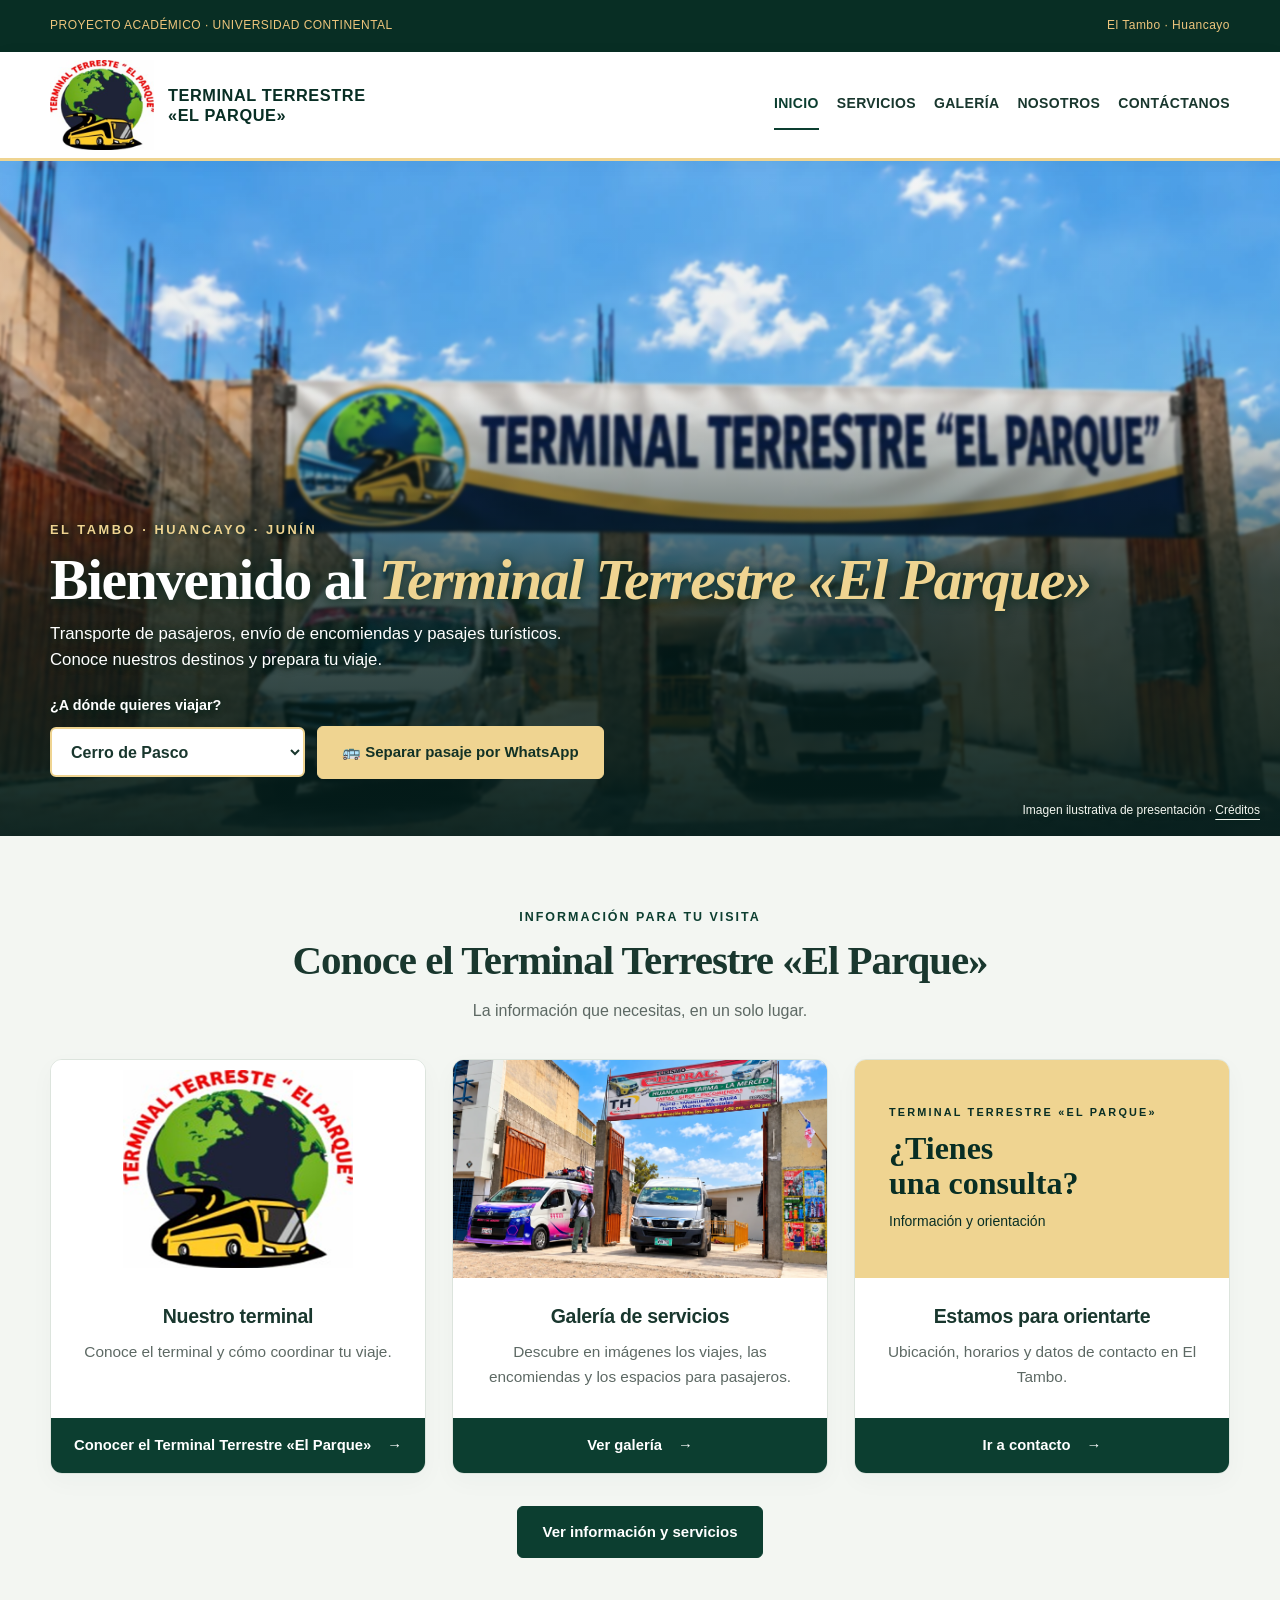
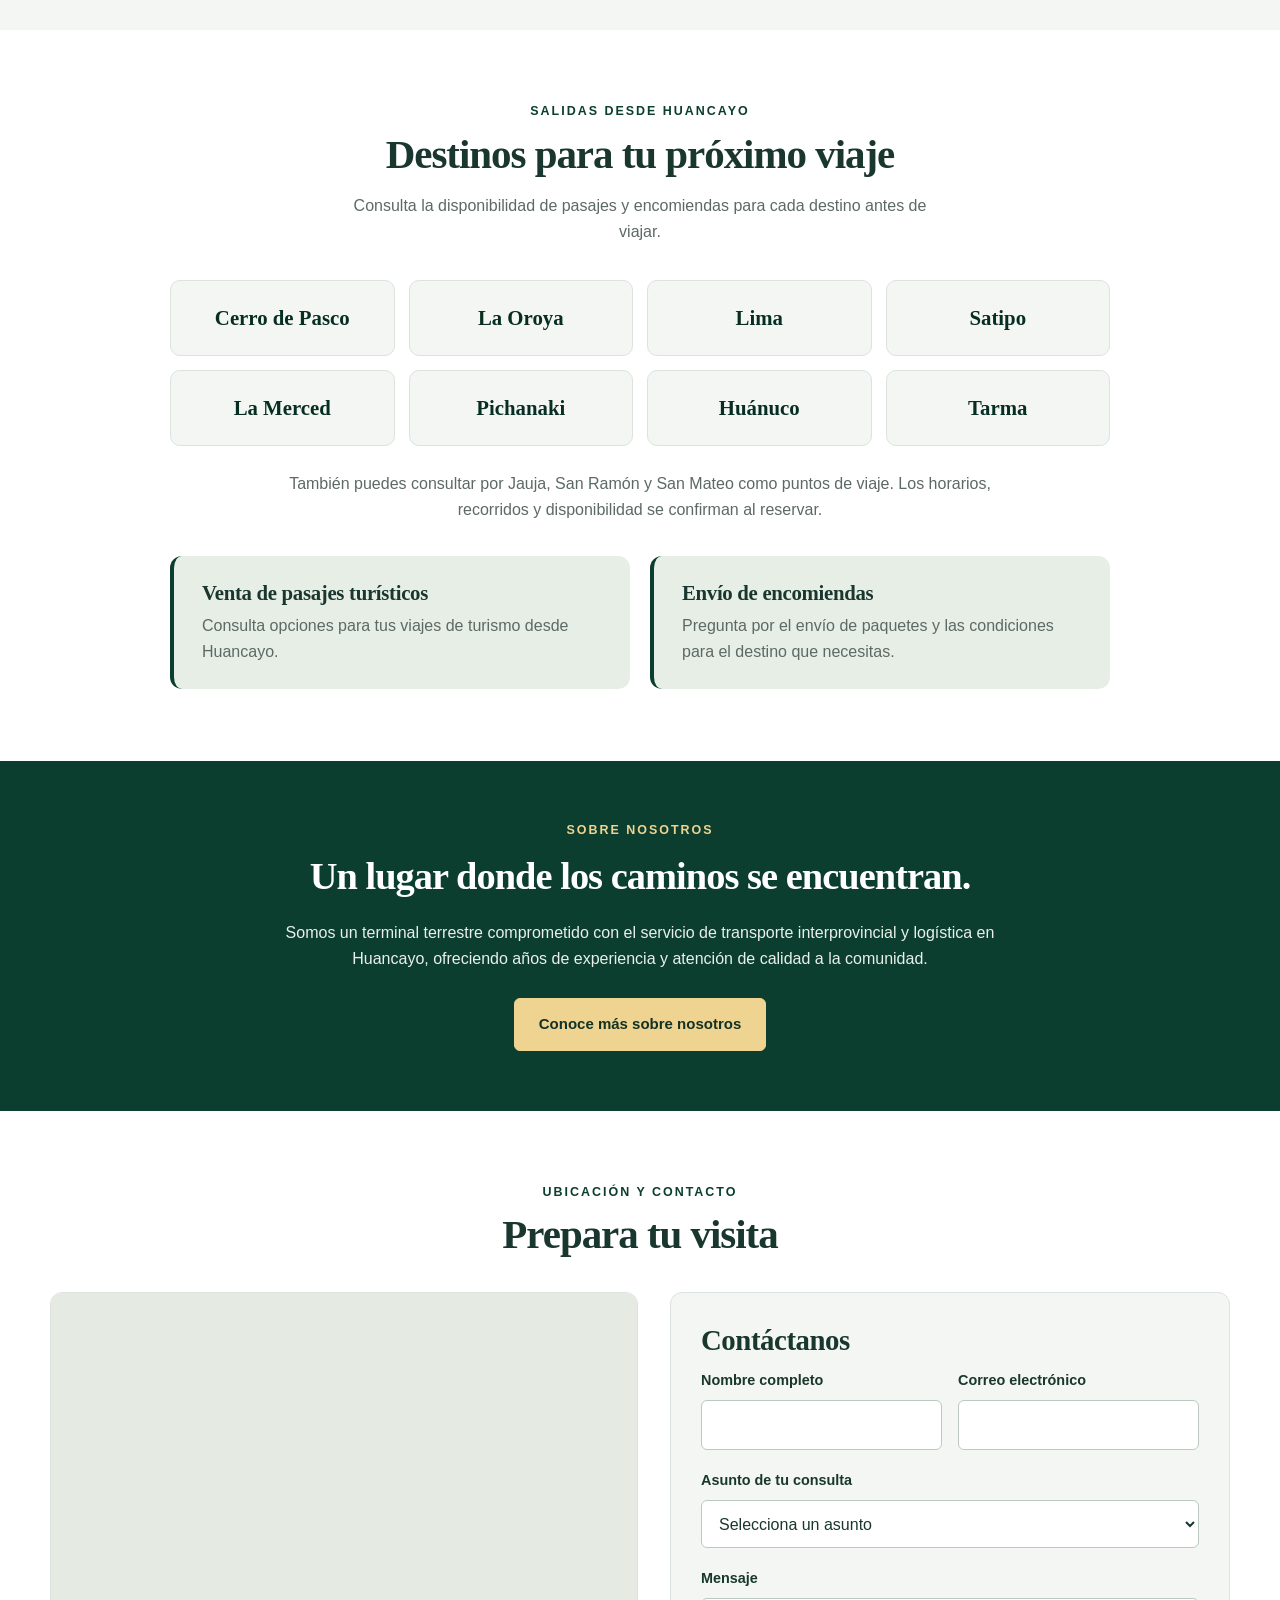
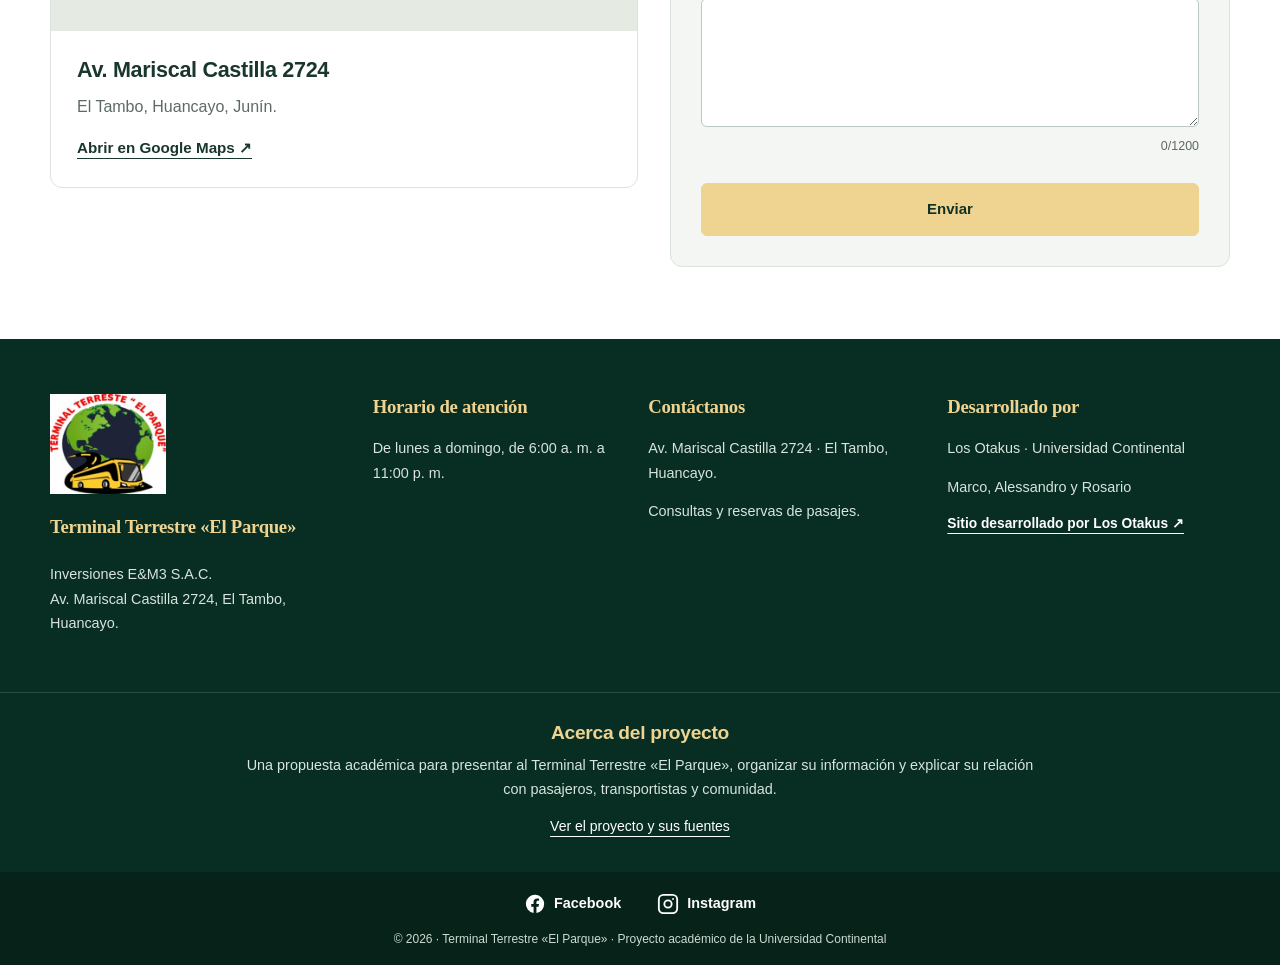
<file: index.html>
<!doctype html>
<html lang="es">
<head>
  <meta charset="utf-8">

  <meta name="viewport" content="width=device-width,initial-scale=1">
  <meta name="description" content="Inicio. Proyecto académico del Terminal Terrestre «El Parque» en El Tambo, Huancayo.">
  <meta name="theme-color" content="#0c3e30">
  <title>Inicio · Terminal Terrestre «El Parque»</title>
  <link rel="icon" type="image/png" href="/IMAGENES/logo-principal.png">
  <link rel="stylesheet" href="/JS_CSS/base.css">
  <link rel="stylesheet" href="/JS_CSS/style.css">
  <script src="/JS_CSS/codigo.js" defer=""></script>
</head>
<body class="page-index">
<a class="skip-link" href="#contenido">Saltar al contenido</a>
<div class="academic-bar"><div class="container"><span>PROYECTO ACADÉMICO · UNIVERSIDAD CONTINENTAL</span><span>El Tambo · Huancayo</span></div></div>
<header class="site-header"><div class="container nav-wrap">
  <a aria-label="Terminal Terrestre «El Parque», inicio" class="brand" href="/index.html"><img class="brand-logo" src="/IMAGENES/logo-principal.png" width="92" height="92" alt="Logo principal del Terminal Terrestre «El Parque»"><span class="brand-name">TERMINAL TERRESTRE<br>«EL PARQUE»</span></a>
  <button class="menu-toggle" type="button" aria-expanded="false" aria-controls="navegacion">Menú <span aria-hidden="true">☰</span></button>
  <nav id="navegacion" aria-label="Navegación principal"><a aria-current="page" href="/index.html">Inicio</a><a href="/HTML/servicios.html">Servicios</a><a href="/HTML/galeria.html">Galería</a><a href="/HTML/nosotros.html">Nosotros</a><a href="/HTML/contactanos.html">Contáctanos</a></nav>
</div></header>
<main id="contenido">
<section class="welcome-banner" id="inicio" aria-labelledby="welcome-title">
  <img class="welcome-photo" src="/IMAGENES/portada-terminal.webp" width="2048" height="763" alt="Ilustración de la entrada del Terminal Terrestre «El Parque» con su letrero y vehículos" fetchpriority="high">
  <div class="welcome-content container"><p class="eyebrow">EL TAMBO · HUANCAYO · JUNÍN</p><h1 id="welcome-title">Bienvenido al <em>Terminal Terrestre «El Parque»</em></h1><p>Transporte de pasajeros, envío de encomiendas y pasajes turísticos.<br>Conoce nuestros destinos y prepara tu viaje.</p><div class="booking-box"><label for="destino-pasaje">¿A dónde quieres viajar?</label><select id="destino-pasaje" name="destino-pasaje"><option value="Cerro de Pasco">Cerro de Pasco</option><option value="La Oroya">La Oroya</option><option value="Lima">Lima</option><option value="Satipo">Satipo</option><option value="La Merced">La Merced</option><option value="Pichanaki">Pichanaki</option><option value="Huánuco">Huánuco</option><option value="Tarma">Tarma</option><option value="otro">Otro destino</option></select><div class="hero-actions"><a class="button button-gold" id="reservar-whatsapp" href="https://wa.me/51924606678?text=%F0%9F%9A%8C%20%C2%A1Hola%21%20Deseo%20separar%20un%20pasaje%20de%20Huancayo%20a%20Cerro%20de%20Pasco.%20%C2%BFMe%20pueden%20confirmar%20los%20horarios%20disponibles%2C%20el%20precio%20y%20el%20lugar%20de%20embarque%3F%20%C2%A1Gracias%21" target="_blank" rel="noopener noreferrer">🚌 Separar pasaje por WhatsApp</a></div></div></div>
  <div class="welcome-credit">Imagen ilustrativa de presentación · <a href="/HTML/proyecto.html#credito-portada">Créditos</a></div>
</section>
<section class="section explore-section" id="servicios"><div class="container">
  <div class="section-heading centered"><p class="eyebrow">INFORMACIÓN PARA TU VISITA</p><h2>Conoce el Terminal Terrestre «El Parque»</h2><p>La información que necesitas, en un solo lugar.</p></div>
  <div class="explore-grid">
    <article class="explore-card"><div class="card-photo card-emblem"><img src="/IMAGENES/logo-principal.png" width="300" height="300" alt="Identidad visual del Terminal Terrestre «El Parque»" loading="lazy"></div><div class="card-copy"><h3>Nuestro terminal</h3><p>Conoce el terminal y cómo coordinar tu viaje.</p></div><a href="/HTML/nosotros.html">Conocer el Terminal Terrestre «El Parque» <span aria-hidden="true">→</span></a></article>
    <article class="explore-card" id="galeria"><div class="card-photo"><img src="/IMAGENES/galeria-servicios-portada.webp" width="1672" height="941" alt="Imagen retocada de la entrada del terminal con dos vehículos para presentar la galería" loading="lazy"></div><div class="card-copy"><h3>Galería de servicios</h3><p>Descubre en imágenes los viajes, las encomiendas y los espacios para pasajeros.</p></div><a href="/HTML/galeria.html">Ver galería <span aria-hidden="true">→</span></a></article>
    <article class="explore-card"><div class="card-contact"><span class="card-number" aria-hidden="true">TERMINAL TERRESTRE «EL PARQUE»</span><strong>¿Tienes<br>una consulta?</strong><span>Información y orientación</span></div><div class="card-copy"><h3>Estamos para orientarte</h3><p>Ubicación, horarios y datos de contacto en El Tambo.</p></div><a href="/HTML/contactanos.html">Ir a contacto <span aria-hidden="true">→</span></a></article>
  </div>
  <div class="centered-action"><a class="button button-dark" href="/HTML/servicios.html">Ver información y servicios</a></div>
</div></section>
<section class="section routes-section" id="destinos"><div class="container">
  <div class="section-heading centered"><p class="eyebrow">SALIDAS DESDE HUANCAYO</p><h2>Destinos para tu próximo viaje</h2><p>Consulta la disponibilidad de pasajes y encomiendas para cada destino antes de viajar.</p></div>
  <div class="routes-grid" aria-label="Destinos para consultar"><span>Cerro de Pasco</span><span>La Oroya</span><span>Lima</span><span>Satipo</span><span>La Merced</span><span>Pichanaki</span><span>Huánuco</span><span>Tarma</span></div>
  <p class="route-note">También puedes consultar por Jauja, San Ramón y San Mateo como puntos de viaje. Los horarios, recorridos y disponibilidad se confirman al reservar.</p>
  <div class="route-services"><article><h3>Venta de pasajes turísticos</h3><p>Consulta opciones para tus viajes de turismo desde Huancayo.</p></article><article><h3>Envío de encomiendas</h3><p>Pregunta por el envío de paquetes y las condiciones para el destino que necesitas.</p></article></div>
</div></section>
<section class="about-band" id="nosotros"><div class="container"><p class="eyebrow">SOBRE NOSOTROS</p><h2>Un lugar donde los caminos se encuentran.</h2><p>Somos un terminal terrestre comprometido con el servicio de transporte interprovincial y logística en Huancayo, ofreciendo años de experiencia y atención de calidad a la comunidad.</p><a class="button button-gold" href="/HTML/nosotros.html">Conoce más sobre nosotros</a></div></section>
<section class="section home-contact" id="contacto"><div class="container">
  <div class="section-heading centered"><p class="eyebrow">UBICACIÓN Y CONTACTO</p><h2>Prepara tu visita</h2></div>
  <div class="visit-grid"><div class="visit-location" id="ubicacion"><div class="visit-map"><iframe title="Ubicación exacta del Terminal Terrestre «El Parque» en Av. Mariscal Castilla 2724" src="https://maps.google.com/maps?q=-12.0429695%2C-75.2259478&amp;z=17&amp;output=embed" loading="lazy" referrerpolicy="no-referrer-when-downgrade" allowfullscreen=""></iframe></div><div class="visit-info"><h3>Av. Mariscal Castilla 2724</h3><p>El Tambo, Huancayo, Junín.</p><a class="text-link" href="https://maps.app.goo.gl/TeBb3acf76FNnYCGA" rel="noopener noreferrer" target="_blank">Abrir en Google Maps ↗</a></div></div>
  <div class="contact-box"><h3>Contáctanos</h3><form id="formulario-contacto" novalidate=""><div class="form-row"><div class="field"><label for="nombre">Nombre completo</label><input aria-describedby="error-nombre" autocomplete="name" id="nombre" maxlength="100" name="nombre" required="" type="text"><span class="field-error" id="error-nombre"></span></div><div class="field"><label for="correo">Correo electrónico</label><input aria-describedby="error-correo" autocomplete="email" id="correo" maxlength="160" name="correo" required="" type="email"><span class="field-error" id="error-correo"></span></div></div><div class="field"><label for="asunto">Asunto de tu consulta</label><select aria-describedby="error-asunto" id="asunto" name="asunto" required=""><option value="">Selecciona un asunto</option><option>Información del terminal</option><option>Ubicación y atención</option><option>Sugerencia o comentario</option><option>Otra consulta</option></select><span class="field-error" id="error-asunto"></span></div><div class="field"><label for="mensaje">Mensaje</label><textarea aria-describedby="error-mensaje mensaje-ayuda" id="mensaje" maxlength="1200" name="mensaje" required="" rows="4"></textarea><div class="field-meta"><span class="field-error" id="error-mensaje"></span><span id="mensaje-ayuda"><span id="caracteres">0</span>/1200</span></div></div><button class="button button-gold" id="enviar" type="submit">Enviar</button><p aria-live="polite" class="form-result" id="resultado-formulario" role="status" tabindex="-1"></p><noscript><p>Activa JavaScript para probar la validación del formulario. No se envían mensajes.</p></noscript></form></div></div>
</div></section>
</main>
<footer class="site-footer footer-example">
<div class="container footer-columns">
  <div class="footer-identity"><img class="footer-logo" src="/IMAGENES/logo-principal.png" width="120" height="120" alt="Terminal Terrestre «El Parque»"><h3>Terminal Terrestre «El Parque»</h3><p>Inversiones E&amp;M3 S.A.C.<br>Av. Mariscal Castilla 2724, El Tambo, Huancayo.</p></div>
  <div><h3>Horario de atención</h3><p>De lunes a domingo, de 6:00 a. m. a 11:00 p. m.</p></div>
  <div><h3>Contáctanos</h3><p>Av. Mariscal Castilla 2724 · El Tambo, Huancayo.</p><p>Consultas y reservas de pasajes.</p></div>
  <div><h3>Desarrollado por</h3><p>Los Otakus · Universidad Continental</p><p>Marco, Alessandro y Rosario</p><a class="team-footer-link" href="/HTML/desarrolladores.html" target="_blank" rel="noopener noreferrer">Sitio desarrollado por Los Otakus <span aria-hidden="true">↗</span></a></div>
</div>
<div class="footer-project"><div class="container"><h3>Acerca del proyecto</h3><p>Una propuesta académica para presentar al Terminal Terrestre «El Parque», organizar su información y explicar su relación con pasajeros, transportistas y comunidad.</p><a href="/HTML/proyecto.html">Ver el proyecto y sus fuentes</a></div></div>
<div class="footer-bottom"><div class="container"><div class="footer-socials"><a class="footer-social" href="https://www.facebook.com/share/14q87iAHQcx/" target="_blank" rel="noopener noreferrer" aria-label="Visitar el Facebook del Terminal Terrestre El Parque"><svg viewBox="0 0 24 24" width="22" height="22" aria-hidden="true" focusable="false"><path fill="currentColor" d="M22 12a10 10 0 1 0-11.56 9.88v-6.99H7.9V12h2.54V9.8c0-2.5 1.49-3.89 3.77-3.89 1.09 0 2.23.19 2.23.19v2.46h-1.26c-1.24 0-1.62.77-1.62 1.56V12h2.77l-.44 2.89h-2.33v6.99A10 10 0 0 0 22 12Z"/></svg><span>Facebook</span></a><a class="footer-social" href="https://www.instagram.com/terminalterrestreel?stkn=NjR1Y3lmdW9jODN5" target="_blank" rel="noopener noreferrer" aria-label="Visitar el Instagram del Terminal Terrestre El Parque"><svg viewBox="0 0 24 24" width="22" height="22" fill="none" stroke="currentColor" stroke-width="2" stroke-linecap="round" stroke-linejoin="round" aria-hidden="true" focusable="false"><rect x="2" y="2" width="20" height="20" rx="5"/><circle cx="12" cy="12" r="4"/><circle cx="17.5" cy="6.5" r="1" fill="currentColor" stroke="none"/></svg><span>Instagram</span></a></div><p>© 2026 · Terminal Terrestre «El Parque» · Proyecto académico de la Universidad Continental</p></div></div>
</footer>
</body>
</html>
</file>
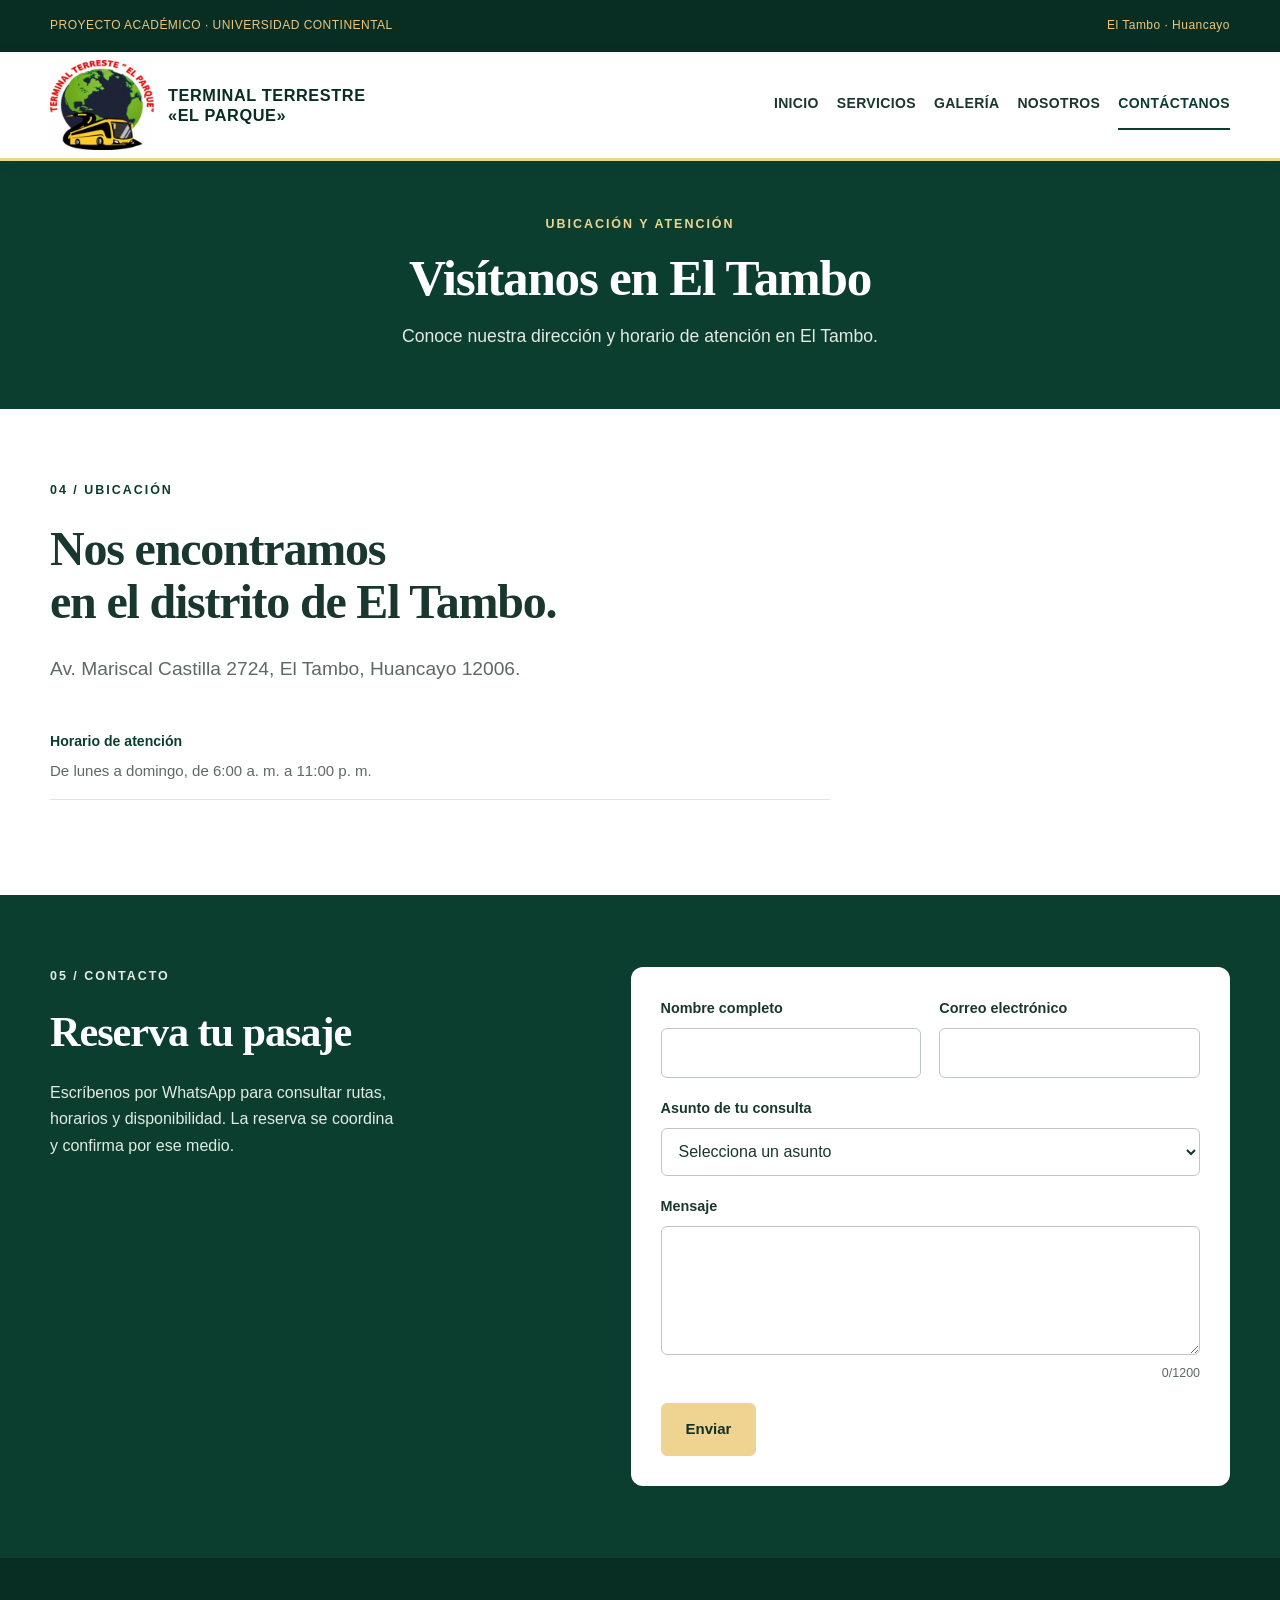
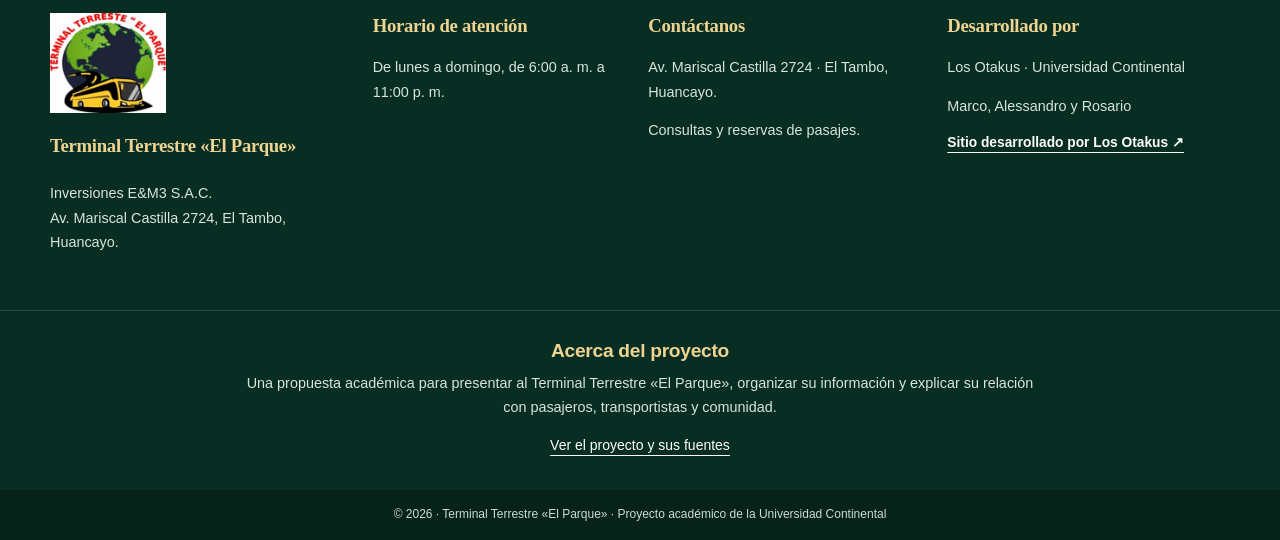
<file: contactanos.html>
<!doctype html>
<html lang="es">
<head>
  <meta charset="utf-8">

  <meta name="viewport" content="width=device-width,initial-scale=1">
  <meta name="description" content="Contáctanos. Proyecto académico del Terminal Terrestre «El Parque» en El Tambo, Huancayo.">
  <meta name="theme-color" content="#0c3e30">
  <title>Contáctanos · Terminal Terrestre «El Parque»</title>
  <link rel="icon" type="image/png" href="assets/logo-principal.png">
  <link rel="stylesheet" href="base.css">
  <link rel="stylesheet" href="style.css">
  <script src="codigo.js" defer=""></script>
</head>
<body class="page-contactanos">
<a class="skip-link" href="#contenido">Saltar al contenido</a>
<div class="academic-bar"><div class="container"><span>PROYECTO ACADÉMICO · UNIVERSIDAD CONTINENTAL</span><span>El Tambo · Huancayo</span></div></div>
<header class="site-header"><div class="container nav-wrap">
  <a aria-label="Terminal Terrestre «El Parque», inicio" class="brand" href="/"><img class="brand-logo" src="assets/logo-principal.png" width="92" height="92" alt="Logo principal del Terminal Terrestre «El Parque»"><span class="brand-name">TERMINAL TERRESTRE<br>«EL PARQUE»</span></a>
  <button class="menu-toggle" type="button" aria-expanded="false" aria-controls="navegacion">Menú <span aria-hidden="true">☰</span></button>
  <nav id="navegacion" aria-label="Navegación principal"><a href="/">Inicio</a><a href="/servicios">Servicios</a><a href="/galeria">Galería</a><a href="/nosotros">Nosotros</a><a aria-current="page" href="/contactanos">Contáctanos</a></nav>
</div></header>
<main id="contenido"><section class="page-intro"><div class="container"><p class="eyebrow">UBICACIÓN Y ATENCIÓN</p><h1>Visítanos en El Tambo</h1><p>Conoce nuestra dirección y horario de atención en El Tambo.</p></div></section><section aria-labelledby="titulo-ubicacion" class="section container" id="ubicacion"><div class="location-grid"><div><p class="eyebrow">04 / UBICACIÓN</p><h2 id="titulo-ubicacion">Nos encontramos<br>en el distrito de El Tambo.</h2><p class="lead">Av. Mariscal Castilla 2724, El Tambo, Huancayo 12006.</p><dl class="location-details"><div><dt>Horario de atención</dt><dd>De lunes a domingo, de 6:00 a. m. a 11:00 p. m.</dd></div></dl></div></div></section><section aria-labelledby="titulo-contacto" class="contact-section section" id="contacto"><div class="container contact-grid"><div class="contact-copy"><p class="eyebrow">05 / CONTACTO</p><h2 id="titulo-contacto">Reserva tu pasaje</h2><p>Escríbenos por WhatsApp para consultar rutas, horarios y disponibilidad. La reserva se coordina y confirma por ese medio.</p></div><form id="formulario-contacto" novalidate=""><div class="form-row"><div class="field"><label for="nombre">Nombre completo</label><input aria-describedby="error-nombre" autocomplete="name" id="nombre" maxlength="100" name="nombre" required="" type="text"><span class="field-error" id="error-nombre"></span></div><div class="field"><label for="correo">Correo electrónico</label><input aria-describedby="error-correo" autocomplete="email" id="correo" maxlength="160" name="correo" required="" type="email"><span class="field-error" id="error-correo"></span></div></div><div class="field"><label for="asunto">Asunto de tu consulta</label><select aria-describedby="error-asunto" id="asunto" name="asunto" required=""><option value="">Selecciona un asunto</option><option>Información del terminal</option><option>Ubicación y atención</option><option>Sugerencia o comentario</option><option>Otra consulta</option></select><span class="field-error" id="error-asunto"></span></div><div class="field"><label for="mensaje">Mensaje</label><textarea aria-describedby="error-mensaje mensaje-ayuda" id="mensaje" maxlength="1200" name="mensaje" required="" rows="4"></textarea><div class="field-meta"><span class="field-error" id="error-mensaje"></span><span id="mensaje-ayuda"><span id="caracteres">0</span>/1200</span></div></div><button class="button button-gold" id="enviar" type="submit">Enviar</button><p aria-live="polite" class="form-result" id="resultado-formulario" role="status" tabindex="-1"></p><noscript><p>Activa JavaScript para probar la validación del formulario. No se envían mensajes.</p></noscript></form></div></section></main>
<footer class="site-footer footer-example">
<div class="container footer-columns">
  <div class="footer-identity"><img class="footer-logo" src="assets/logo-principal.png" width="120" height="120" alt="Terminal Terrestre «El Parque»"><h3>Terminal Terrestre «El Parque»</h3><p>Inversiones E&amp;M3 S.A.C.<br>Av. Mariscal Castilla 2724, El Tambo, Huancayo.</p></div>
  <div><h3>Horario de atención</h3><p>De lunes a domingo, de 6:00 a. m. a 11:00 p. m.</p></div>
  <div><h3>Contáctanos</h3><p>Av. Mariscal Castilla 2724 · El Tambo, Huancayo.</p><p>Consultas y reservas de pasajes.</p></div>
  <div><h3>Desarrollado por</h3><p>Los Otakus · Universidad Continental</p><p>Marco, Alessandro y Rosario</p><a class="team-footer-link" href="/desarrolladores" target="_blank" rel="noopener noreferrer">Sitio desarrollado por Los Otakus <span aria-hidden="true">↗</span></a></div>
</div>
<div class="footer-project"><div class="container"><h3>Acerca del proyecto</h3><p>Una propuesta académica para presentar al Terminal Terrestre «El Parque», organizar su información y explicar su relación con pasajeros, transportistas y comunidad.</p><a href="/proyecto">Ver el proyecto y sus fuentes</a></div></div>
<div class="footer-bottom"><div class="container">© 2026 · Terminal Terrestre «El Parque» · Proyecto académico de la Universidad Continental</div></div>
</footer>
</body>
</html>
</file>
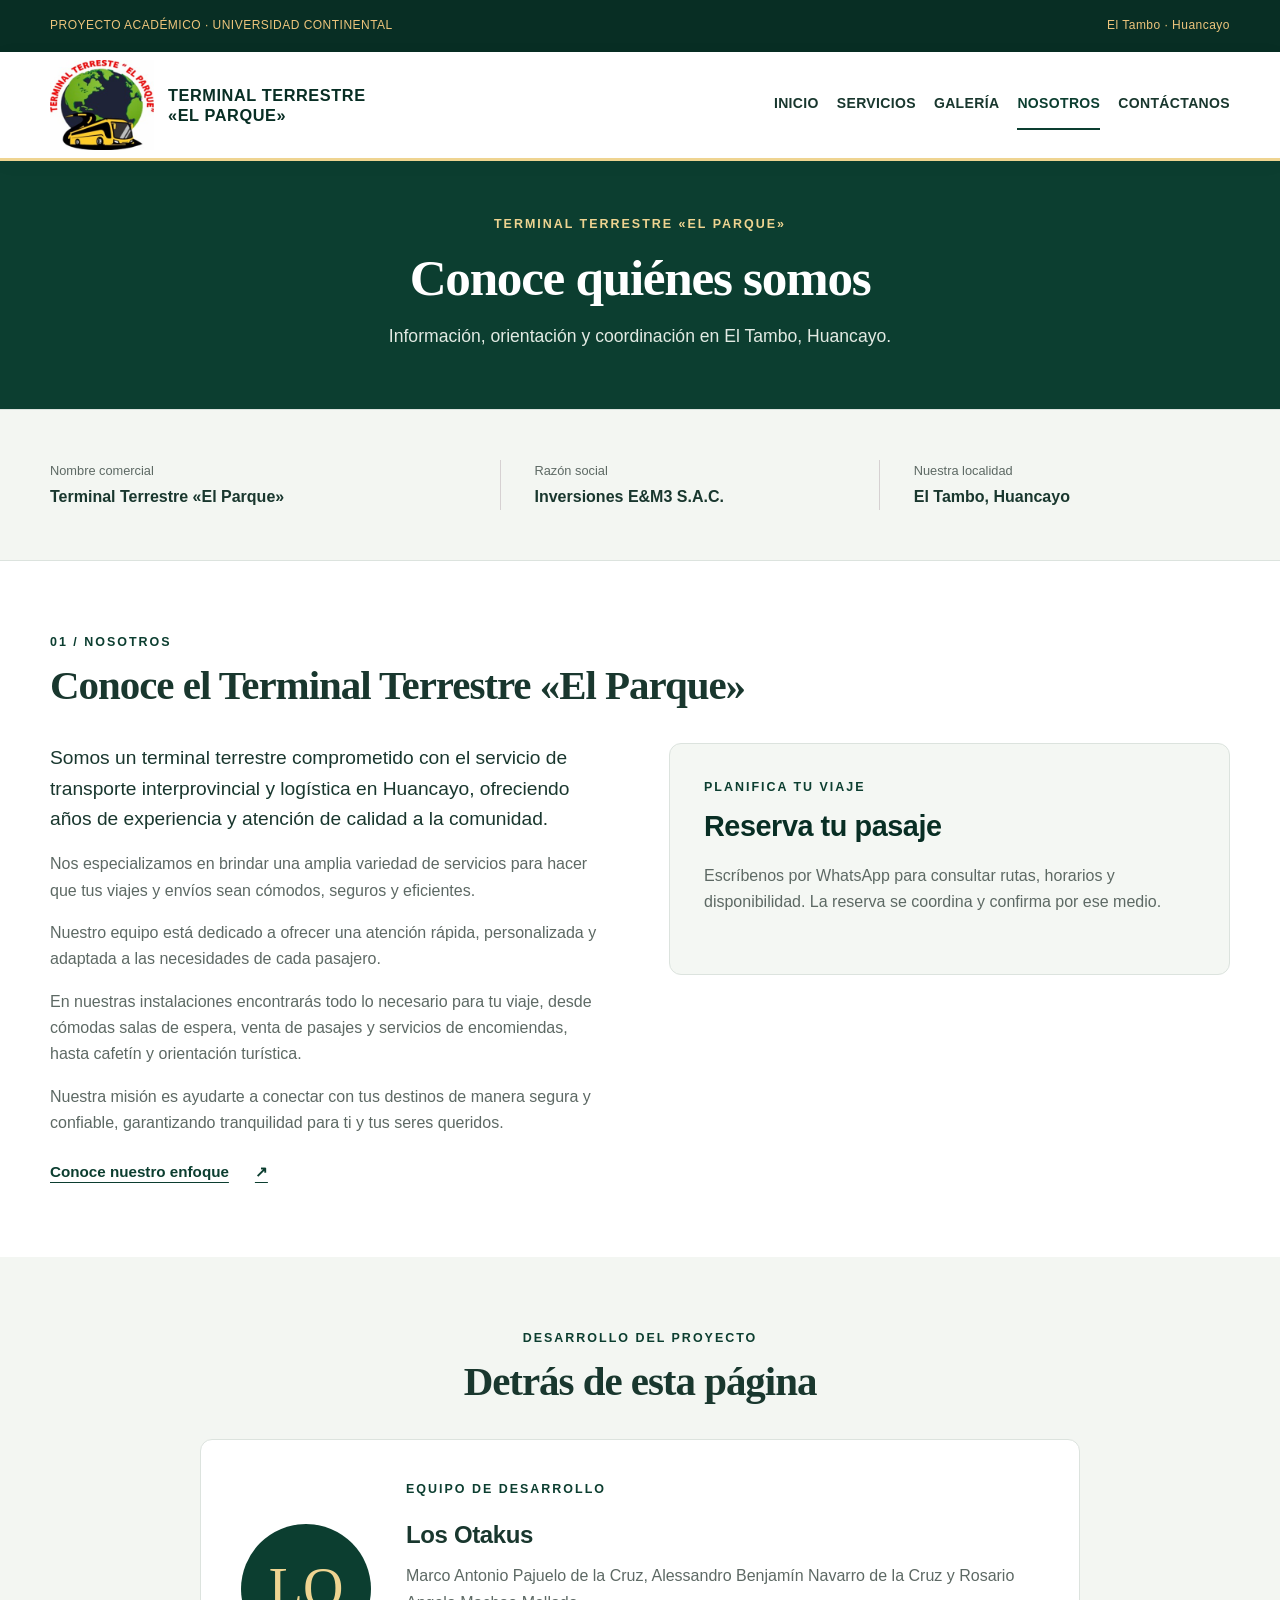
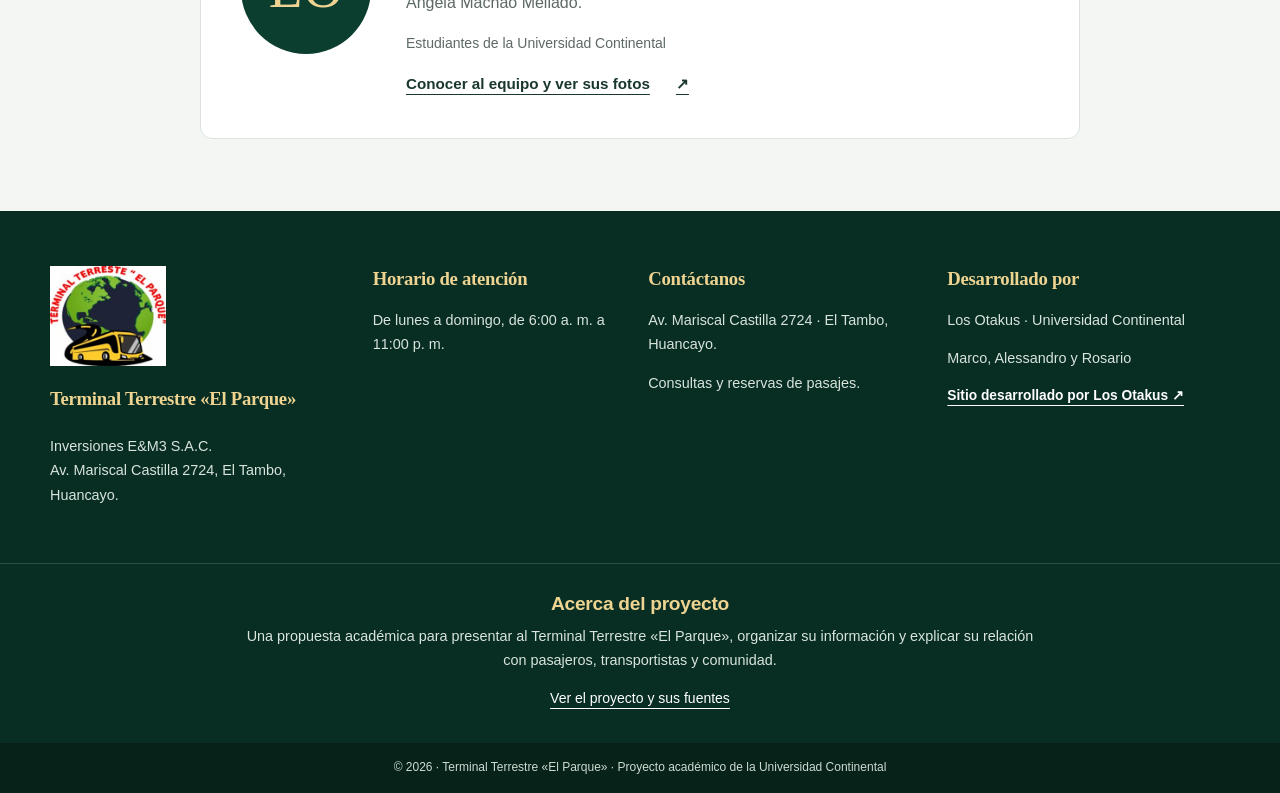
<file: nosotros.html>
<!doctype html>
<html lang="es">
<head>
  <meta charset="utf-8">

  <meta name="viewport" content="width=device-width,initial-scale=1">
  <meta name="description" content="Nosotros. Proyecto académico del Terminal Terrestre «El Parque» en El Tambo, Huancayo.">
  <meta name="theme-color" content="#0c3e30">
  <title>Nosotros · Terminal Terrestre «El Parque»</title>
  <link rel="icon" type="image/png" href="assets/logo-principal.png">
  <link rel="stylesheet" href="base.css">
  <link rel="stylesheet" href="style.css">
  <script src="codigo.js" defer=""></script>
</head>
<body class="page-nosotros">
<a class="skip-link" href="#contenido">Saltar al contenido</a>
<div class="academic-bar"><div class="container"><span>PROYECTO ACADÉMICO · UNIVERSIDAD CONTINENTAL</span><span>El Tambo · Huancayo</span></div></div>
<header class="site-header"><div class="container nav-wrap">
  <a aria-label="Terminal Terrestre «El Parque», inicio" class="brand" href="/"><img class="brand-logo" src="assets/logo-principal.png" width="92" height="92" alt="Logo principal del Terminal Terrestre «El Parque»"><span class="brand-name">TERMINAL TERRESTRE<br>«EL PARQUE»</span></a>
  <button class="menu-toggle" type="button" aria-expanded="false" aria-controls="navegacion">Menú <span aria-hidden="true">☰</span></button>
  <nav id="navegacion" aria-label="Navegación principal"><a href="/">Inicio</a><a href="/servicios">Servicios</a><a href="/galeria">Galería</a><a aria-current="page" href="/nosotros">Nosotros</a><a href="/contactanos">Contáctanos</a></nav>
</div></header>
<main id="contenido"><section class="page-intro"><div class="container"><p class="eyebrow">TERMINAL TERRESTRE «EL PARQUE»</p><h1>Conoce quiénes somos</h1><p>Información, orientación y coordinación en El Tambo, Huancayo.</p></div></section><div class="identity-strip"><div class="container identity-grid"><div><span>Nombre comercial</span><strong>Terminal Terrestre «El Parque»</strong></div><div><span>Razón social</span><strong>Inversiones E&amp;M3 S.A.C.</strong></div><div><span>Nuestra localidad</span><strong>El Tambo, Huancayo</strong></div></div></div><section aria-labelledby="titulo-nosotros" class="section about-section" id="nosotros"><div class="container">
<div class="section-heading"><p class="eyebrow">01 / NOSOTROS</p><h2 id="titulo-nosotros">Conoce el Terminal Terrestre «El Parque»</h2></div>
<div class="about-grid"><div class="about-text">
<p class="lead">Somos un terminal terrestre comprometido con el servicio de transporte interprovincial y logística en Huancayo, ofreciendo años de experiencia y atención de calidad a la comunidad.</p>
<p>Nos especializamos en brindar una amplia variedad de servicios para hacer que tus viajes y envíos sean cómodos, seguros y eficientes.</p>
<p>Nuestro equipo está dedicado a ofrecer una atención rápida, personalizada y adaptada a las necesidades de cada pasajero.</p>
<p>En nuestras instalaciones encontrarás todo lo necesario para tu viaje, desde cómodas salas de espera, venta de pasajes y servicios de encomiendas, hasta cafetín y orientación turística.</p>
<p>Nuestra misión es ayudarte a conectar con tus destinos de manera segura y confiable, garantizando tranquilidad para ti y tus seres queridos.</p>
<a class="text-link" href="/proyecto#sistema">Conoce nuestro enfoque <span aria-hidden="true">↗</span></a></div><div class="reservation-panel"><p class="eyebrow">PLANIFICA TU VIAJE</p><h3>Reserva tu pasaje</h3><p>Escríbenos por WhatsApp para consultar rutas, horarios y disponibilidad. La reserva se coordina y confirma por ese medio.</p></div></div>
</div></section><section class="section developer-section" id="desarrollador"><div class="container"><div class="section-heading centered"><p class="eyebrow">DESARROLLO DEL PROYECTO</p><h2>Detrás de esta página</h2></div><article class="student-card"><div class="student-monogram" aria-hidden="true">LO</div><div><p class="eyebrow">EQUIPO DE DESARROLLO</p><h3>Los Otakus</h3><p>Marco Antonio Pajuelo de la Cruz, Alessandro Benjamín Navarro de la Cruz y Rosario Angela Machao Mellado.</p><p class="student-course">Estudiantes de la Universidad Continental</p><a class="text-link" href="/desarrolladores" target="_blank" rel="noopener noreferrer">Conocer al equipo y ver sus fotos <span aria-hidden="true">↗</span></a></div></article></div></section></main>
<footer class="site-footer footer-example">
<div class="container footer-columns">
  <div class="footer-identity"><img class="footer-logo" src="assets/logo-principal.png" width="120" height="120" alt="Terminal Terrestre «El Parque»"><h3>Terminal Terrestre «El Parque»</h3><p>Inversiones E&amp;M3 S.A.C.<br>Av. Mariscal Castilla 2724, El Tambo, Huancayo.</p></div>
  <div><h3>Horario de atención</h3><p>De lunes a domingo, de 6:00 a. m. a 11:00 p. m.</p></div>
  <div><h3>Contáctanos</h3><p>Av. Mariscal Castilla 2724 · El Tambo, Huancayo.</p><p>Consultas y reservas de pasajes.</p></div>
  <div><h3>Desarrollado por</h3><p>Los Otakus · Universidad Continental</p><p>Marco, Alessandro y Rosario</p><a class="team-footer-link" href="/desarrolladores" target="_blank" rel="noopener noreferrer">Sitio desarrollado por Los Otakus <span aria-hidden="true">↗</span></a></div>
</div>
<div class="footer-project"><div class="container"><h3>Acerca del proyecto</h3><p>Una propuesta académica para presentar al Terminal Terrestre «El Parque», organizar su información y explicar su relación con pasajeros, transportistas y comunidad.</p><a href="/proyecto">Ver el proyecto y sus fuentes</a></div></div>
<div class="footer-bottom"><div class="container">© 2026 · Terminal Terrestre «El Parque» · Proyecto académico de la Universidad Continental</div></div>
</footer>
</body>
</html>
</file>
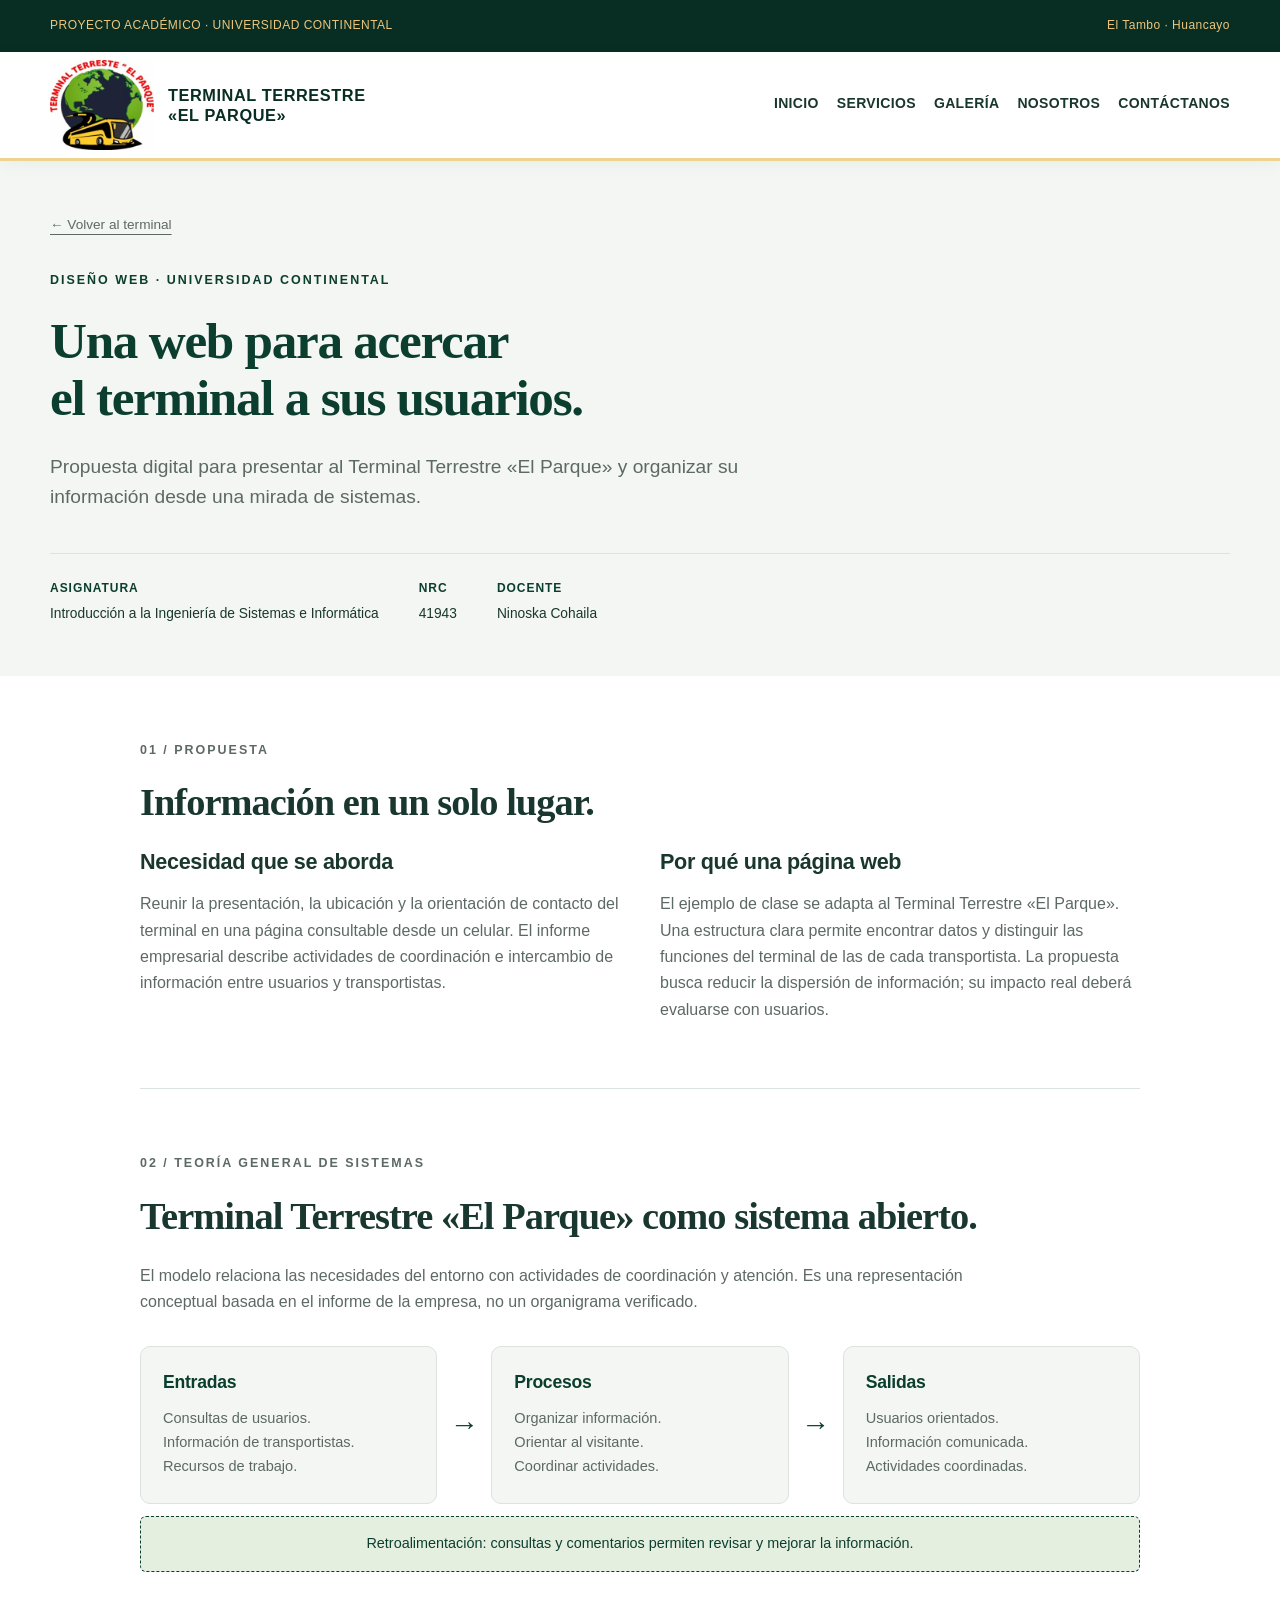
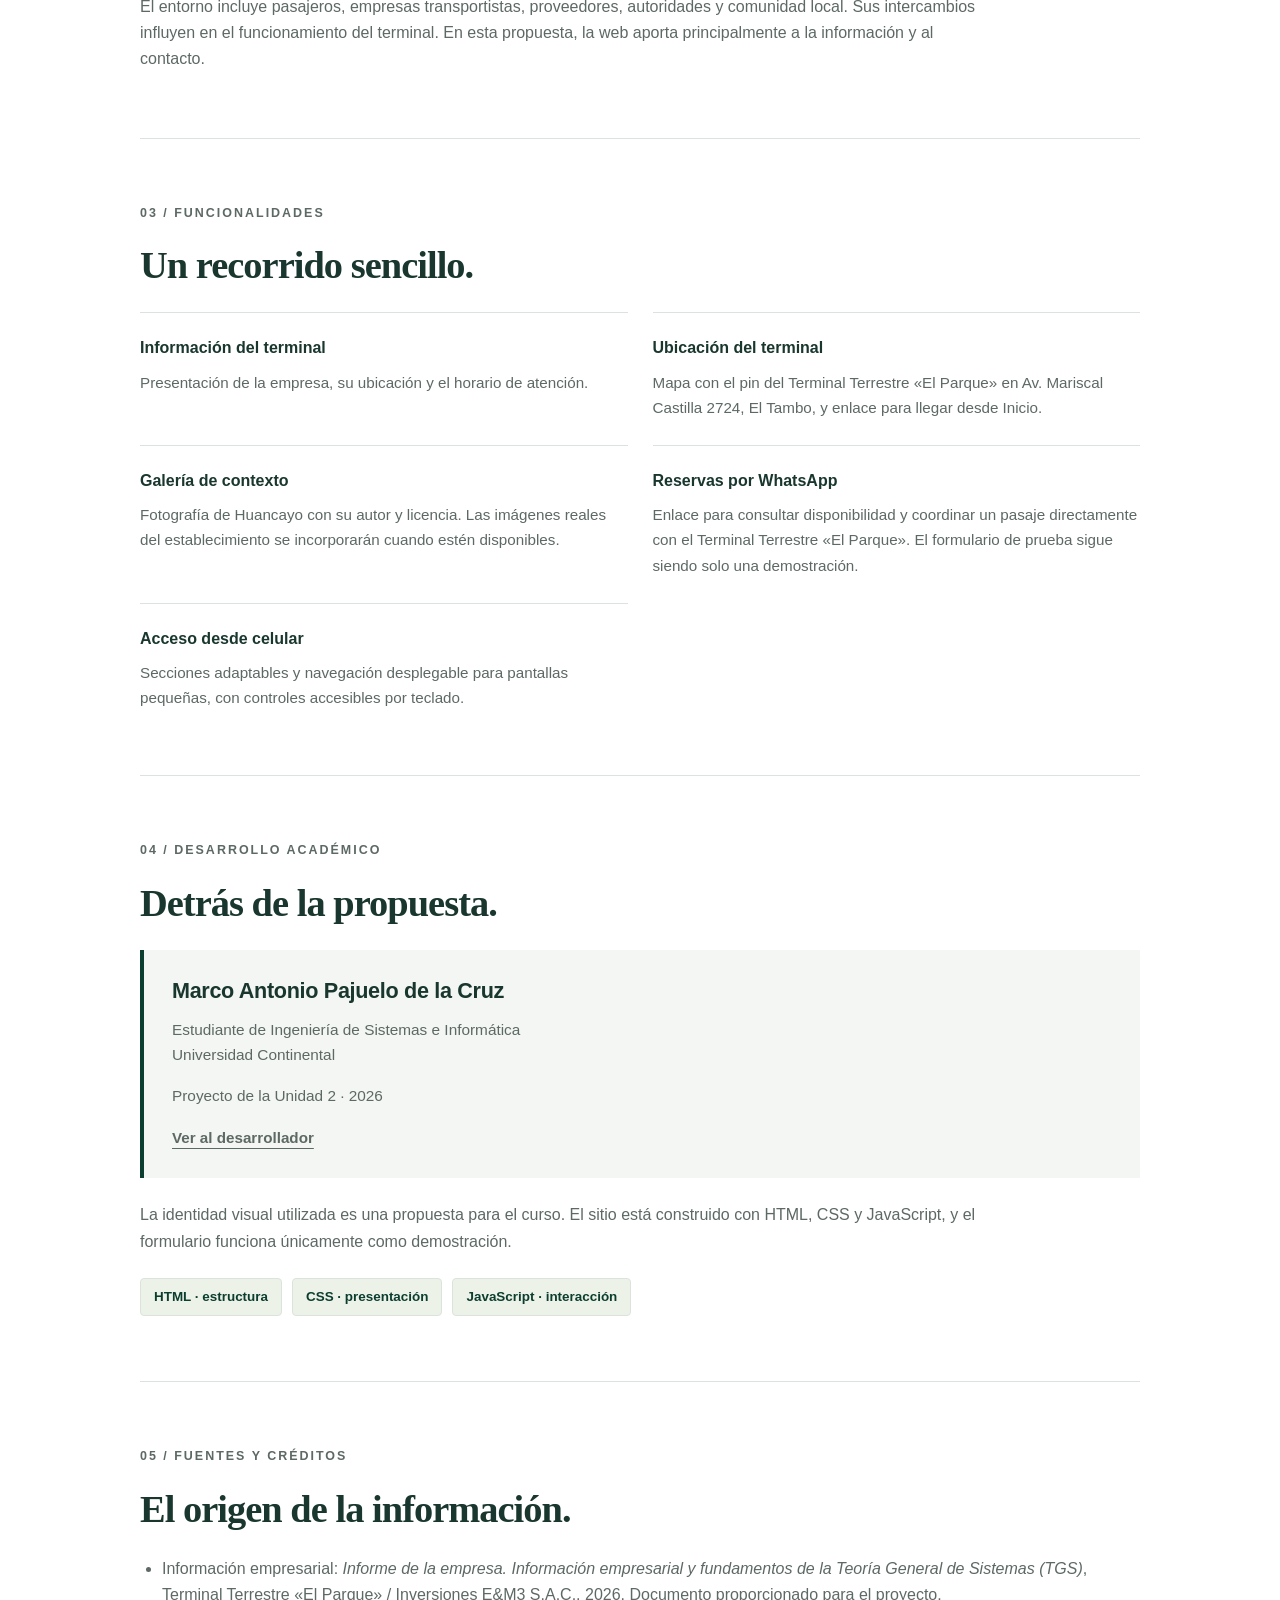
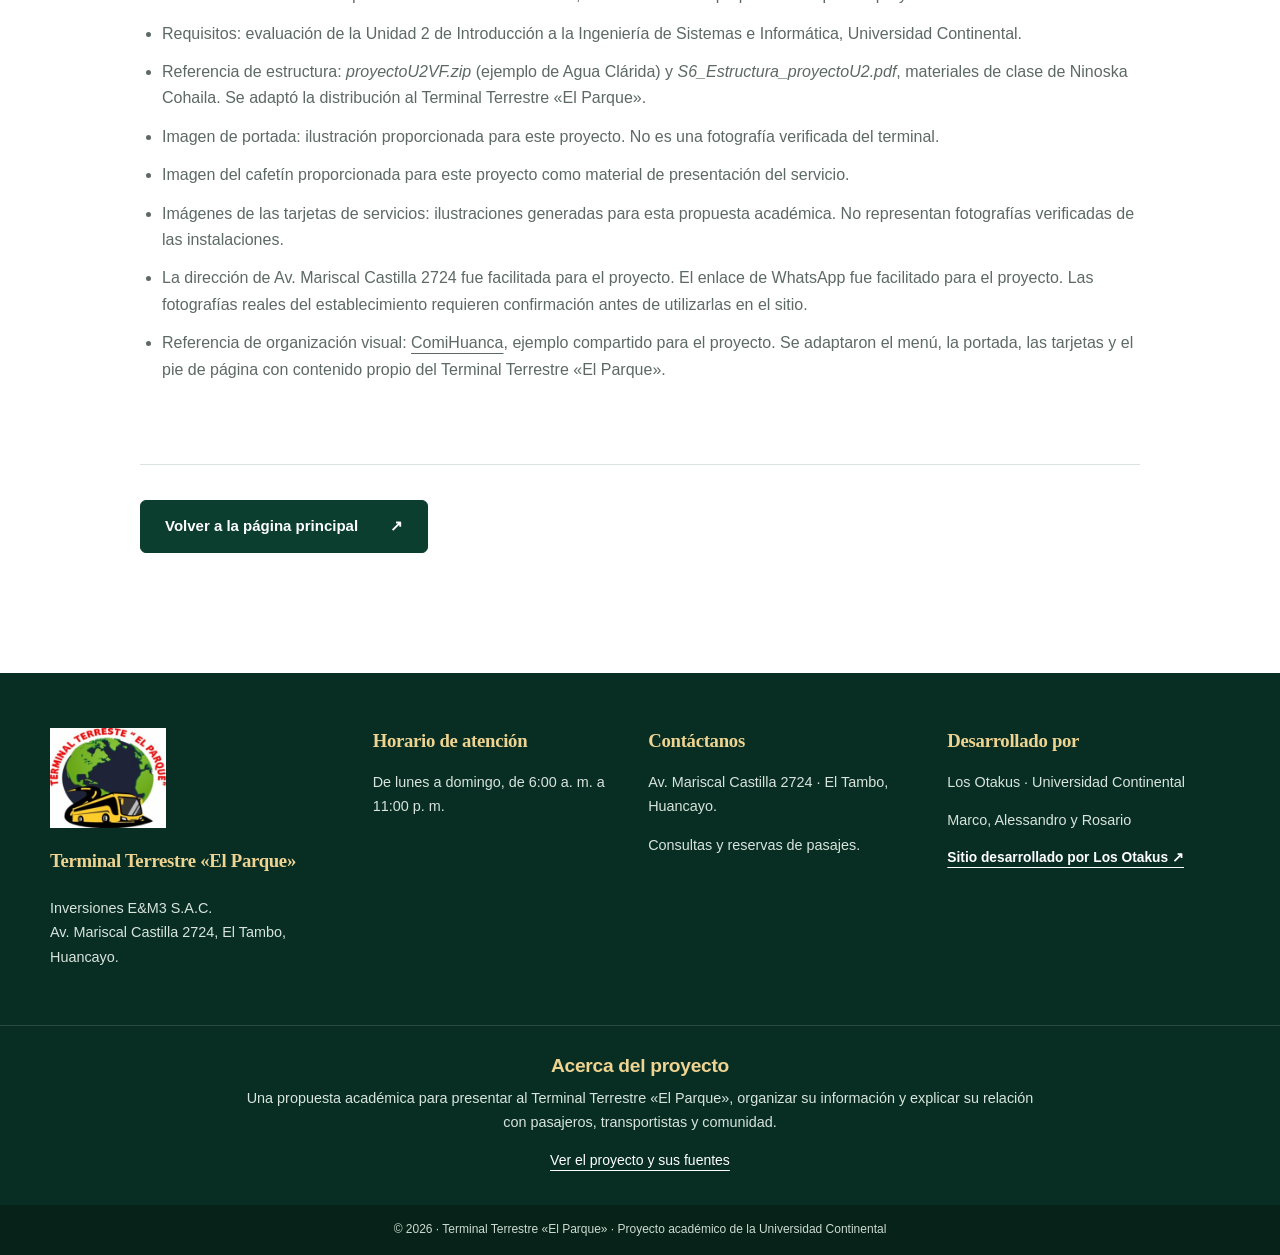
<file: proyecto.html>
<!doctype html>
<html lang="es">
<head>
  <meta charset="utf-8">

  <meta name="viewport" content="width=device-width,initial-scale=1">
  <meta name="description" content="El proyecto académico. Proyecto académico del Terminal Terrestre «El Parque» en El Tambo, Huancayo.">
  <meta name="theme-color" content="#0c3e30">
  <title>El proyecto académico · Terminal Terrestre «El Parque»</title>
  <link rel="icon" type="image/png" href="assets/logo-principal.png">
  <link rel="stylesheet" href="base.css">
  <link rel="stylesheet" href="style.css">
  <script src="codigo.js" defer=""></script>
</head>
<body class="page-proyecto">
<a class="skip-link" href="#contenido">Saltar al contenido</a>
<div class="academic-bar"><div class="container"><span>PROYECTO ACADÉMICO · UNIVERSIDAD CONTINENTAL</span><span>El Tambo · Huancayo</span></div></div>
<header class="site-header"><div class="container nav-wrap">
  <a aria-label="Terminal Terrestre «El Parque», inicio" class="brand" href="/"><img class="brand-logo" src="assets/logo-principal.png" width="92" height="92" alt="Logo principal del Terminal Terrestre «El Parque»"><span class="brand-name">TERMINAL TERRESTRE<br>«EL PARQUE»</span></a>
  <button class="menu-toggle" type="button" aria-expanded="false" aria-controls="navegacion">Menú <span aria-hidden="true">☰</span></button>
  <nav id="navegacion" aria-label="Navegación principal"><a href="/">Inicio</a><a href="/servicios">Servicios</a><a href="/galeria">Galería</a><a href="/nosotros">Nosotros</a><a href="/contactanos">Contáctanos</a></nav>
</div></header>
<main id="contenido">
<section class="project-intro"><div class="container"><a class="breadcrumb" href="/">← Volver al terminal</a><p class="eyebrow">DISEÑO WEB · UNIVERSIDAD CONTINENTAL</p><h1>Una web para acercar<br>el terminal a sus usuarios.</h1><p class="lead">Propuesta digital para presentar al Terminal Terrestre «El Parque» y organizar su información desde una mirada de sistemas.</p><div class="project-meta"><div><strong>ASIGNATURA</strong>Introducción a la Ingeniería de Sistemas e Informática</div><div><strong>NRC</strong>41943</div><div><strong>DOCENTE</strong>Ninoska Cohaila</div></div></div></section>
<div class="container project-body">
<section aria-labelledby="problema"><p class="eyebrow">01 / PROPUESTA</p><h2 id="problema">Información en un solo lugar.</h2><div class="two-columns"><div><h3>Necesidad que se aborda</h3><p>Reunir la presentación, la ubicación y la orientación de contacto del terminal en una página consultable desde un celular. El informe empresarial describe actividades de coordinación e intercambio de información entre usuarios y transportistas.</p></div><div><h3>Por qué una página web</h3><p>El ejemplo de clase se adapta al Terminal Terrestre «El Parque». Una estructura clara permite encontrar datos y distinguir las funciones del terminal de las de cada transportista. La propuesta busca reducir la dispersión de información; su impacto real deberá evaluarse con usuarios.</p></div></div></section>
<section aria-labelledby="titulo-sistema" id="sistema"><p class="eyebrow">02 / TEORÍA GENERAL DE SISTEMAS</p><h2 id="titulo-sistema">Terminal Terrestre «El Parque» como sistema abierto.</h2><p>El modelo relaciona las necesidades del entorno con actividades de coordinación y atención. Es una representación conceptual basada en el informe de la empresa, no un organigrama verificado.</p><div aria-label="Modelo: entradas, procesos y salidas" class="system-flow" role="group"><article class="system-box"><h3>Entradas</h3><p>Consultas de usuarios.<br>Información de transportistas.<br>Recursos de trabajo.</p></article><span aria-hidden="true" class="flow-arrow">→</span><article class="system-box"><h3>Procesos</h3><p>Organizar información.<br>Orientar al visitante.<br>Coordinar actividades.</p></article><span aria-hidden="true" class="flow-arrow">→</span><article class="system-box"><h3>Salidas</h3><p>Usuarios orientados.<br>Información comunicada.<br>Actividades coordinadas.</p></article></div><div class="feedback">Retroalimentación: consultas y comentarios permiten revisar y mejorar la información.</div><p>El entorno incluye pasajeros, empresas transportistas, proveedores, autoridades y comunidad local. Sus intercambios influyen en el funcionamiento del terminal. En esta propuesta, la web aporta principalmente a la información y al contacto.</p></section>
<section aria-labelledby="titulo-funciones"><p class="eyebrow">03 / FUNCIONALIDADES</p><h2 id="titulo-funciones">Un recorrido sencillo.</h2><ul class="feature-list"><li><strong>Información del terminal</strong><p>Presentación de la empresa, su ubicación y el horario de atención.</p></li><li><strong>Ubicación del terminal</strong><p>Mapa con el pin del Terminal Terrestre «El Parque» en Av. Mariscal Castilla 2724, El Tambo, y enlace para llegar desde Inicio.</p></li><li><strong>Galería de contexto</strong><p>Fotografía de Huancayo con su autor y licencia. Las imágenes reales del establecimiento se incorporarán cuando estén disponibles.</p></li><li><strong>Reservas por WhatsApp</strong><p>Enlace para consultar disponibilidad y coordinar un pasaje directamente con el Terminal Terrestre «El Parque». El formulario de prueba sigue siendo solo una demostración.</p></li><li><strong>Acceso desde celular</strong><p>Secciones adaptables y navegación desplegable para pantallas pequeñas, con controles accesibles por teclado.</p></li></ul></section>
<section aria-labelledby="titulo-desarrollo"><p class="eyebrow">04 / DESARROLLO ACADÉMICO</p><h2 id="titulo-desarrollo">Detrás de la propuesta.</h2><div class="developer-card"><h3>Marco Antonio Pajuelo de la Cruz</h3><p>Estudiante de Ingeniería de Sistemas e Informática<br>Universidad Continental</p><p>Proyecto de la Unidad 2 · 2026</p><p><a class="text-link" href="/nosotros#desarrollador">Ver al desarrollador</a></p></div><p style="margin-top:24px">La identidad visual utilizada es una propuesta para el curso. El sitio está construido con HTML, CSS y JavaScript, y el formulario funciona únicamente como demostración.</p><div style="display:flex;flex-wrap:wrap;gap:10px;margin-top:23px"><span class="tag">HTML · estructura</span><span class="tag">CSS · presentación</span><span class="tag">JavaScript · interacción</span></div></section>
<section aria-labelledby="titulo-creditos"><p class="eyebrow">05 / FUENTES Y CRÉDITOS</p><h2 id="titulo-creditos">El origen de la información.</h2><ul class="credits-list"><li>Información empresarial: <em>Informe de la empresa. Información empresarial y fundamentos de la Teoría General de Sistemas (TGS)</em>, Terminal Terrestre «El Parque» / Inversiones E&amp;M3 S.A.C., 2026. Documento proporcionado para el proyecto.</li><li>Requisitos: evaluación de la Unidad 2 de Introducción a la Ingeniería de Sistemas e Informática, Universidad Continental.</li><li>Referencia de estructura: <em>proyectoU2VF.zip</em> (ejemplo de Agua Clárida) y <em>S6_Estructura_proyectoU2.pdf</em>, materiales de clase de Ninoska Cohaila. Se adaptó la distribución al Terminal Terrestre «El Parque».</li><li id="credito-portada">Imagen de portada: ilustración proporcionada para este proyecto. No es una fotografía verificada del terminal.</li><li>Imagen del cafetín proporcionada para este proyecto como material de presentación del servicio.</li><li>Imágenes de las tarjetas de servicios: ilustraciones generadas para esta propuesta académica. No representan fotografías verificadas de las instalaciones.</li><li>La dirección de Av. Mariscal Castilla 2724 fue facilitada para el proyecto. El enlace de WhatsApp fue facilitado para el proyecto. Las fotografías reales del establecimiento requieren confirmación antes de utilizarlas en el sitio.</li><li>Referencia de organización visual: <a href="https://comi-huanca-proyect.vercel.app/" rel="noopener noreferrer" target="_blank">ComiHuanca</a>, ejemplo compartido para el proyecto. Se adaptaron el menú, la portada, las tarjetas y el pie de página con contenido propio del Terminal Terrestre «El Parque».</li></ul></section>
<a class="button button-dark back-link" href="/">Volver a la página principal <span aria-hidden="true">↗</span></a>
</div>
</main>
<footer class="site-footer footer-example">
<div class="container footer-columns">
  <div class="footer-identity"><img class="footer-logo" src="assets/logo-principal.png" width="120" height="120" alt="Terminal Terrestre «El Parque»"><h3>Terminal Terrestre «El Parque»</h3><p>Inversiones E&amp;M3 S.A.C.<br>Av. Mariscal Castilla 2724, El Tambo, Huancayo.</p></div>
  <div><h3>Horario de atención</h3><p>De lunes a domingo, de 6:00 a. m. a 11:00 p. m.</p></div>
  <div><h3>Contáctanos</h3><p>Av. Mariscal Castilla 2724 · El Tambo, Huancayo.</p><p>Consultas y reservas de pasajes.</p></div>
  <div><h3>Desarrollado por</h3><p>Los Otakus · Universidad Continental</p><p>Marco, Alessandro y Rosario</p><a class="team-footer-link" href="/desarrolladores" target="_blank" rel="noopener noreferrer">Sitio desarrollado por Los Otakus <span aria-hidden="true">↗</span></a></div>
</div>
<div class="footer-project"><div class="container"><h3>Acerca del proyecto</h3><p>Una propuesta académica para presentar al Terminal Terrestre «El Parque», organizar su información y explicar su relación con pasajeros, transportistas y comunidad.</p><a href="/proyecto">Ver el proyecto y sus fuentes</a></div></div>
<div class="footer-bottom"><div class="container">© 2026 · Terminal Terrestre «El Parque» · Proyecto académico de la Universidad Continental</div></div>
</footer>
</body>
</html>
</file>
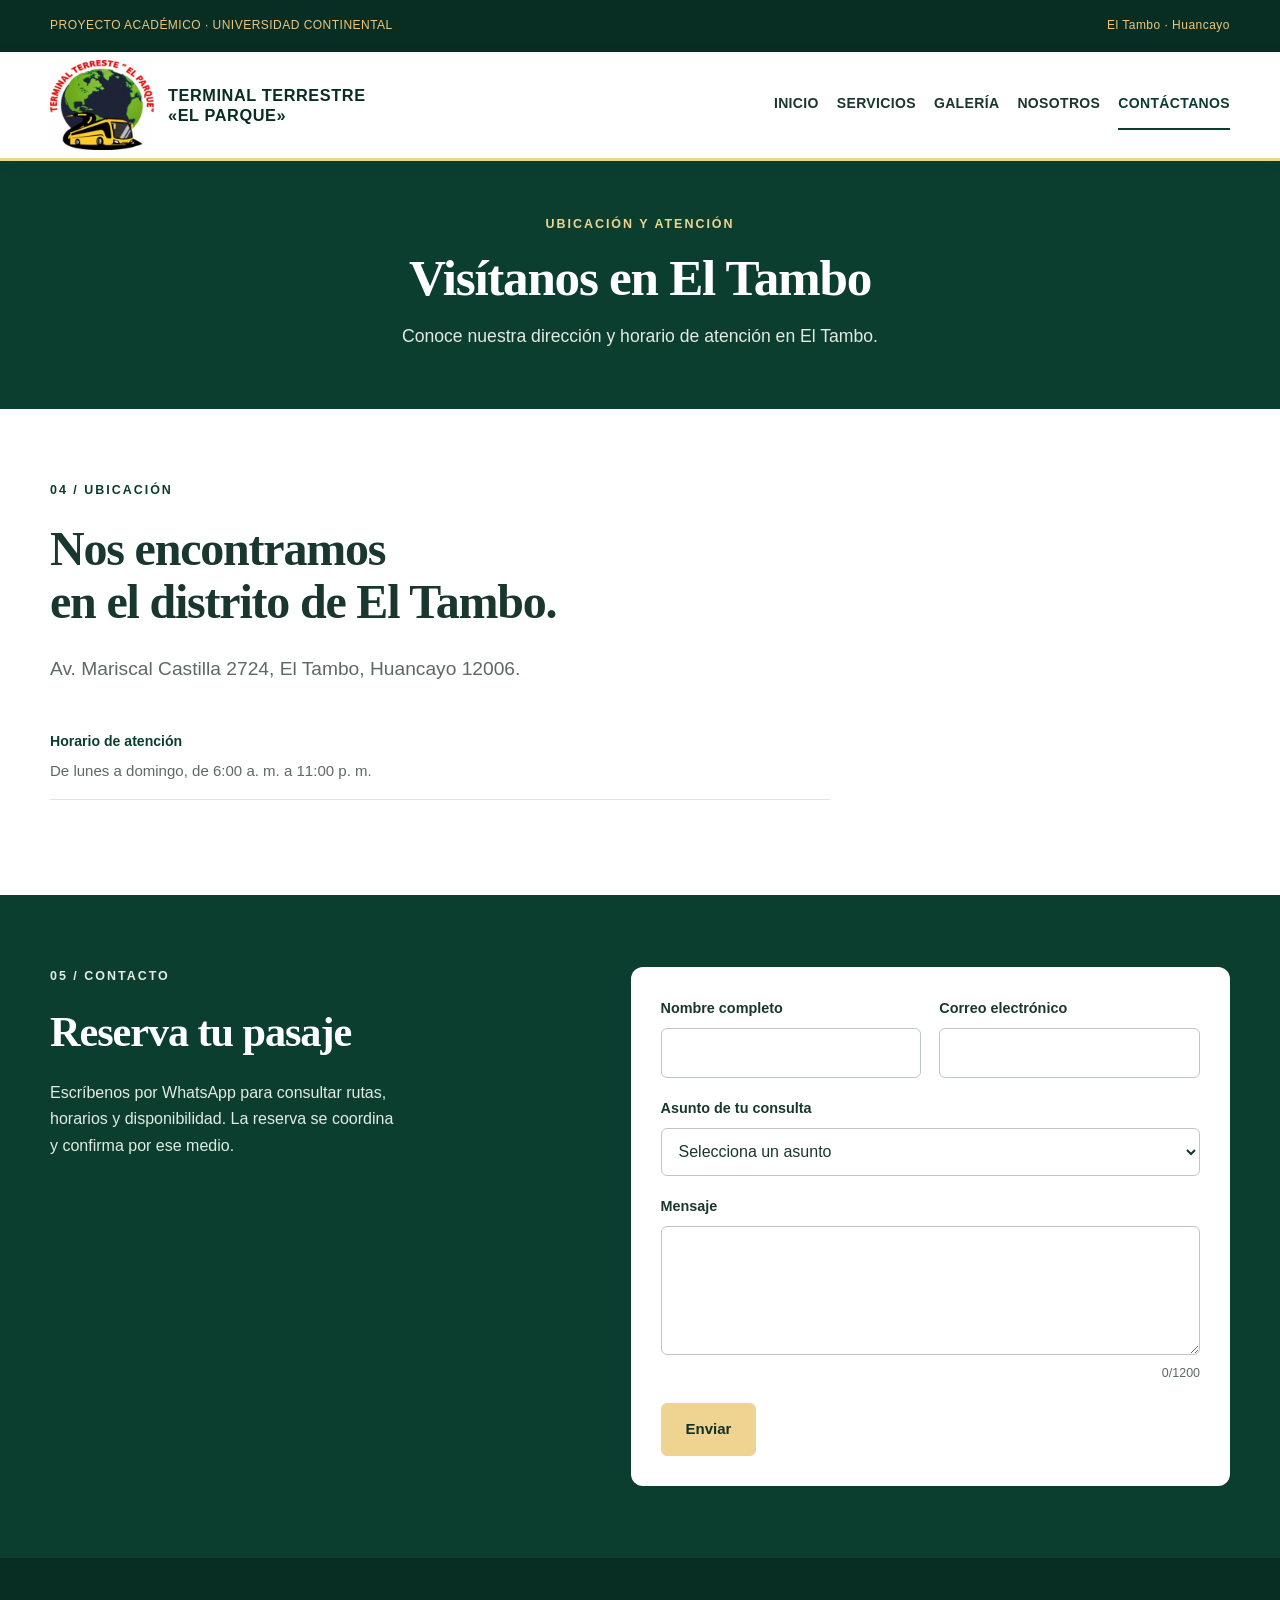
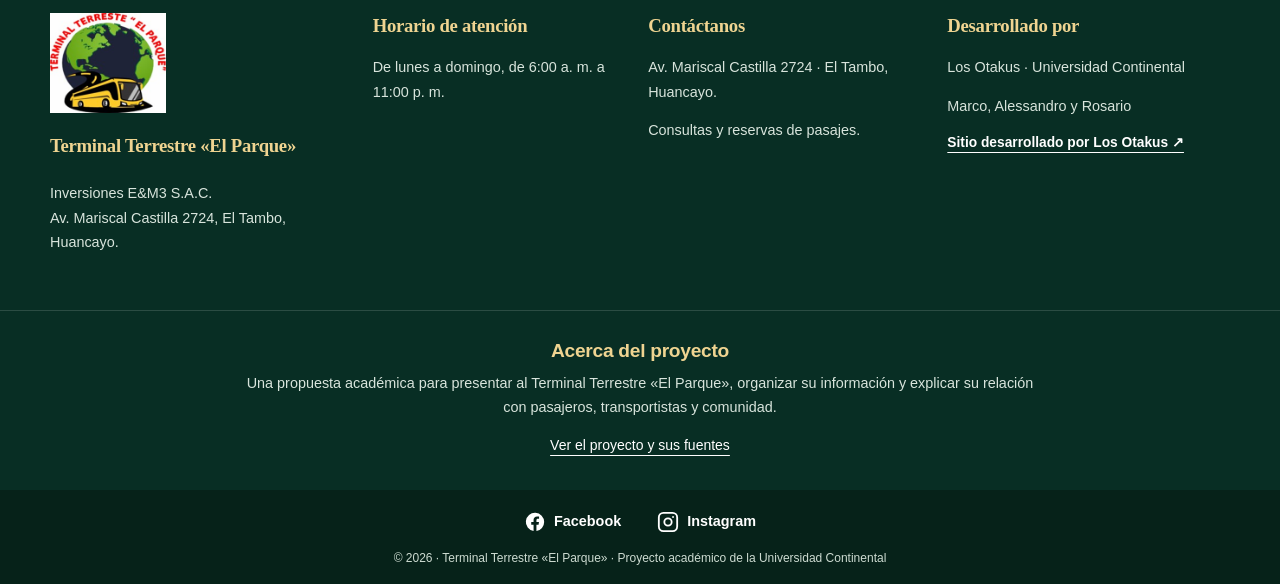
<file: HTML/contactanos.html>
<!doctype html>
<html lang="es">
<head>
  <meta charset="utf-8">
  <meta name="viewport" content="width=device-width,initial-scale=1">
  <meta name="description" content="Contáctanos. Proyecto académico del Terminal Terrestre «El Parque» en El Tambo, Huancayo.">
  <meta name="theme-color" content="#0c3e30">
  <title>Contáctanos · Terminal Terrestre «El Parque»</title>
  <link rel="icon" type="image/png" href="/IMAGENES/logo-principal.png">
  <link rel="stylesheet" href="/JS_CSS/base.css">
  <link rel="stylesheet" href="/JS_CSS/style.css">
  <script src="/JS_CSS/codigo.js" defer=""></script>
</head>
<body class="page-contactanos">
<a class="skip-link" href="#contenido">Saltar al contenido</a>
<div class="academic-bar"><div class="container"><span>PROYECTO ACADÉMICO · UNIVERSIDAD CONTINENTAL</span><span>El Tambo · Huancayo</span></div></div>
<header class="site-header"><div class="container nav-wrap">
  <a aria-label="Terminal Terrestre «El Parque», inicio" class="brand" href="/index.html"><img class="brand-logo" src="/IMAGENES/logo-principal.png" width="92" height="92" alt="Logo principal del Terminal Terrestre «El Parque»"><span class="brand-name">TERMINAL TERRESTRE<br>«EL PARQUE»</span></a>
  <button class="menu-toggle" type="button" aria-expanded="false" aria-controls="navegacion">Menú <span aria-hidden="true">☰</span></button>
  <nav id="navegacion" aria-label="Navegación principal"><a href="/index.html">Inicio</a><a href="/HTML/servicios.html">Servicios</a><a href="/HTML/galeria.html">Galería</a><a href="/HTML/nosotros.html">Nosotros</a><a aria-current="page" href="/HTML/contactanos.html">Contáctanos</a></nav>
</div></header>
<main id="contenido"><section class="page-intro"><div class="container"><p class="eyebrow">UBICACIÓN Y ATENCIÓN</p><h1>Visítanos en El Tambo</h1><p>Conoce nuestra dirección y horario de atención en El Tambo.</p></div></section><section aria-labelledby="titulo-ubicacion" class="section container" id="ubicacion"><div class="location-grid"><div><p class="eyebrow">04 / UBICACIÓN</p><h2 id="titulo-ubicacion">Nos encontramos<br>en el distrito de El Tambo.</h2><p class="lead">Av. Mariscal Castilla 2724, El Tambo, Huancayo 12006.</p><dl class="location-details"><div><dt>Horario de atención</dt><dd>De lunes a domingo, de 6:00 a. m. a 11:00 p. m.</dd></div></dl></div></div></section><section aria-labelledby="titulo-contacto" class="contact-section section" id="contacto"><div class="container contact-grid"><div class="contact-copy"><p class="eyebrow">05 / CONTACTO</p><h2 id="titulo-contacto">Reserva tu pasaje</h2><p>Escríbenos por WhatsApp para consultar rutas, horarios y disponibilidad. La reserva se coordina y confirma por ese medio.</p></div><form id="formulario-contacto" novalidate=""><div class="form-row"><div class="field"><label for="nombre">Nombre completo</label><input aria-describedby="error-nombre" autocomplete="name" id="nombre" maxlength="100" name="nombre" required="" type="text"><span class="field-error" id="error-nombre"></span></div><div class="field"><label for="correo">Correo electrónico</label><input aria-describedby="error-correo" autocomplete="email" id="correo" maxlength="160" name="correo" required="" type="email"><span class="field-error" id="error-correo"></span></div></div><div class="field"><label for="asunto">Asunto de tu consulta</label><select aria-describedby="error-asunto" id="asunto" name="asunto" required=""><option value="">Selecciona un asunto</option><option>Información del terminal</option><option>Ubicación y atención</option><option>Sugerencia o comentario</option><option>Otra consulta</option></select><span class="field-error" id="error-asunto"></span></div><div class="field"><label for="mensaje">Mensaje</label><textarea aria-describedby="error-mensaje mensaje-ayuda" id="mensaje" maxlength="1200" name="mensaje" required="" rows="4"></textarea><div class="field-meta"><span class="field-error" id="error-mensaje"></span><span id="mensaje-ayuda"><span id="caracteres">0</span>/1200</span></div></div><button class="button button-gold" id="enviar" type="submit">Enviar</button><p aria-live="polite" class="form-result" id="resultado-formulario" role="status" tabindex="-1"></p><noscript><p>Activa JavaScript para probar la validación del formulario. No se envían mensajes.</p></noscript></form></div></section></main>
<footer class="site-footer footer-example">
<div class="container footer-columns">
  <div class="footer-identity"><img class="footer-logo" src="/IMAGENES/logo-principal.png" width="120" height="120" alt="Terminal Terrestre «El Parque»"><h3>Terminal Terrestre «El Parque»</h3><p>Inversiones E&amp;M3 S.A.C.<br>Av. Mariscal Castilla 2724, El Tambo, Huancayo.</p></div>
  <div><h3>Horario de atención</h3><p>De lunes a domingo, de 6:00 a. m. a 11:00 p. m.</p></div>
  <div><h3>Contáctanos</h3><p>Av. Mariscal Castilla 2724 · El Tambo, Huancayo.</p><p>Consultas y reservas de pasajes.</p></div>
  <div><h3>Desarrollado por</h3><p>Los Otakus · Universidad Continental</p><p>Marco, Alessandro y Rosario</p><a class="team-footer-link" href="/HTML/desarrolladores.html" target="_blank" rel="noopener noreferrer">Sitio desarrollado por Los Otakus <span aria-hidden="true">↗</span></a></div>
</div>
<div class="footer-project"><div class="container"><h3>Acerca del proyecto</h3><p>Una propuesta académica para presentar al Terminal Terrestre «El Parque», organizar su información y explicar su relación con pasajeros, transportistas y comunidad.</p><a href="/HTML/proyecto.html">Ver el proyecto y sus fuentes</a></div></div>
<div class="footer-bottom"><div class="container"><div class="footer-socials"><a class="footer-social" href="https://www.facebook.com/share/14q87iAHQcx/" target="_blank" rel="noopener noreferrer" aria-label="Visitar el Facebook del Terminal Terrestre El Parque"><svg viewBox="0 0 24 24" width="22" height="22" aria-hidden="true" focusable="false"><path fill="currentColor" d="M22 12a10 10 0 1 0-11.56 9.88v-6.99H7.9V12h2.54V9.8c0-2.5 1.49-3.89 3.77-3.89 1.09 0 2.23.19 2.23.19v2.46h-1.26c-1.24 0-1.62.77-1.62 1.56V12h2.77l-.44 2.89h-2.33v6.99A10 10 0 0 0 22 12Z"/></svg><span>Facebook</span></a><a class="footer-social" href="https://www.instagram.com/terminalterrestreel?stkn=NjR1Y3lmdW9jODN5" target="_blank" rel="noopener noreferrer" aria-label="Visitar el Instagram del Terminal Terrestre El Parque"><svg viewBox="0 0 24 24" width="22" height="22" fill="none" stroke="currentColor" stroke-width="2" stroke-linecap="round" stroke-linejoin="round" aria-hidden="true" focusable="false"><rect x="2" y="2" width="20" height="20" rx="5"/><circle cx="12" cy="12" r="4"/><circle cx="17.5" cy="6.5" r="1" fill="currentColor" stroke="none"/></svg><span>Instagram</span></a></div><p>© 2026 · Terminal Terrestre «El Parque» · Proyecto académico de la Universidad Continental</p></div></div>
</footer>
</body>
</html>
</file>
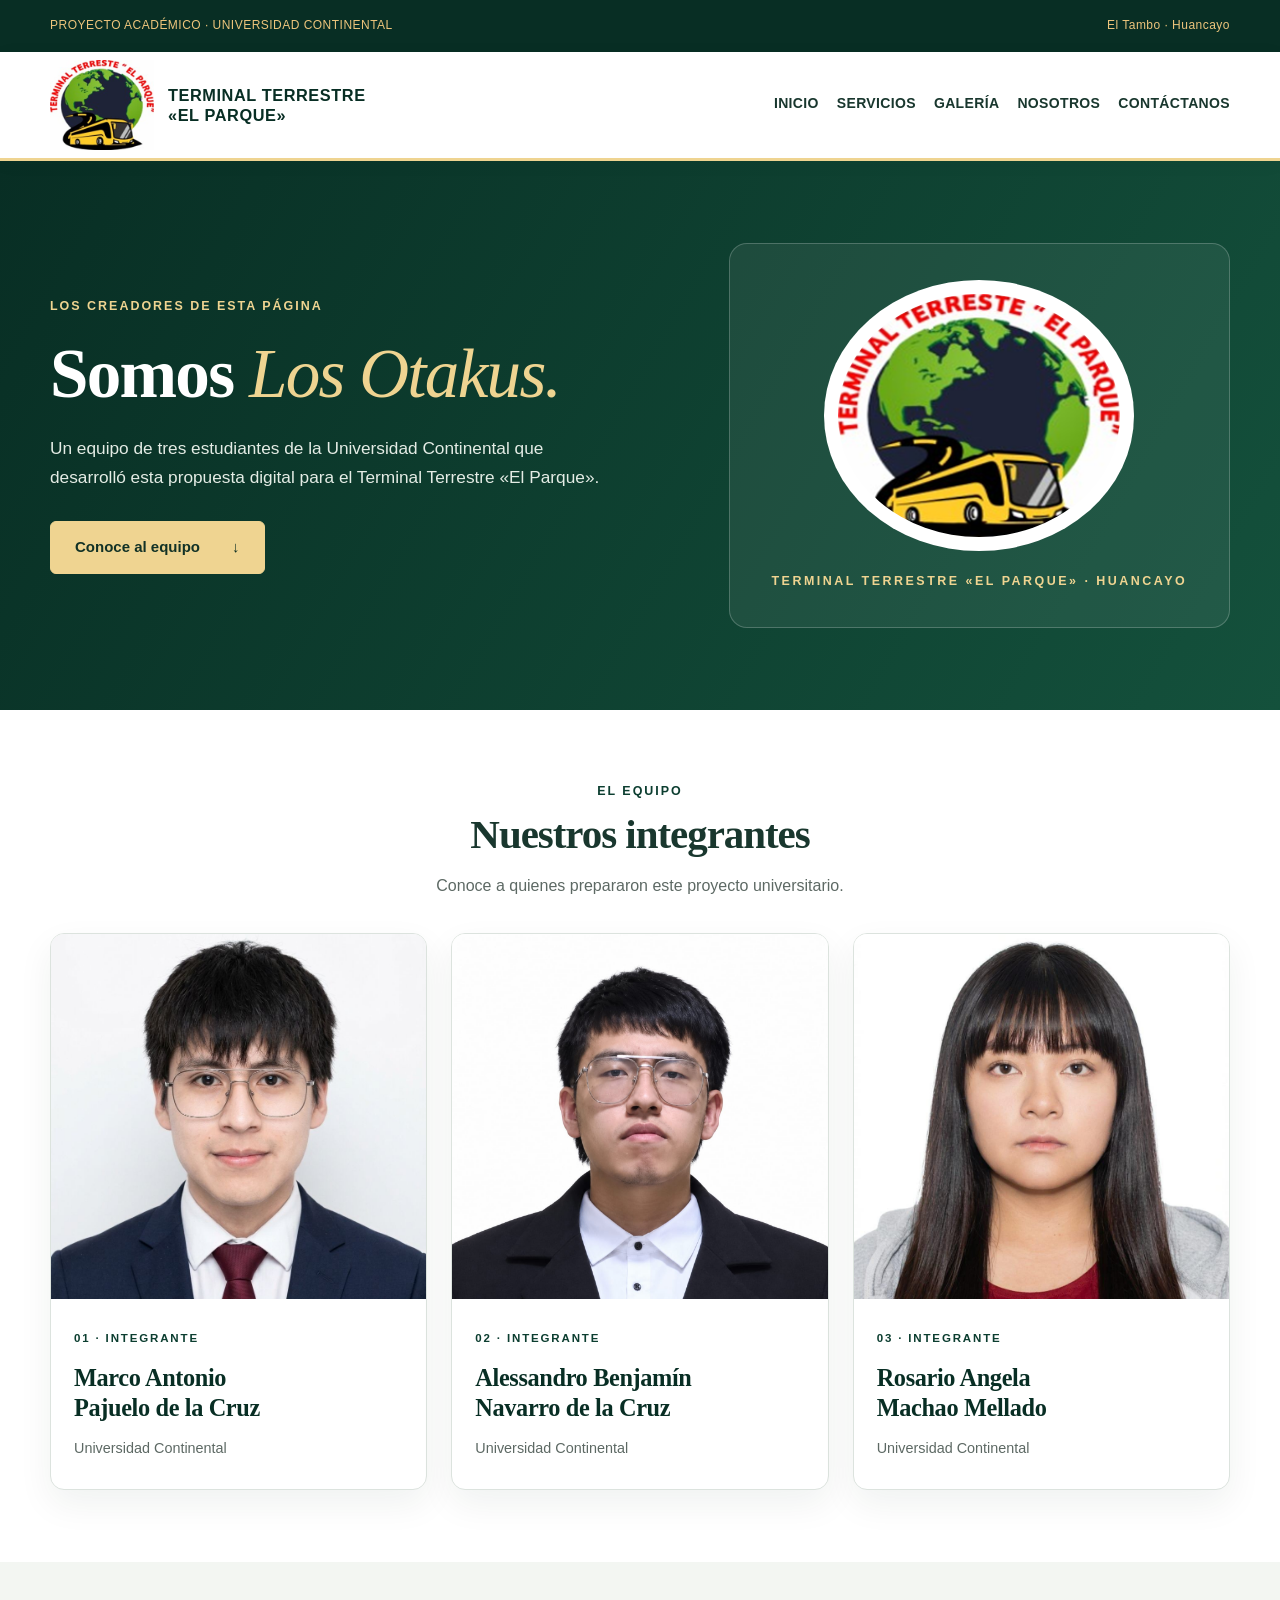
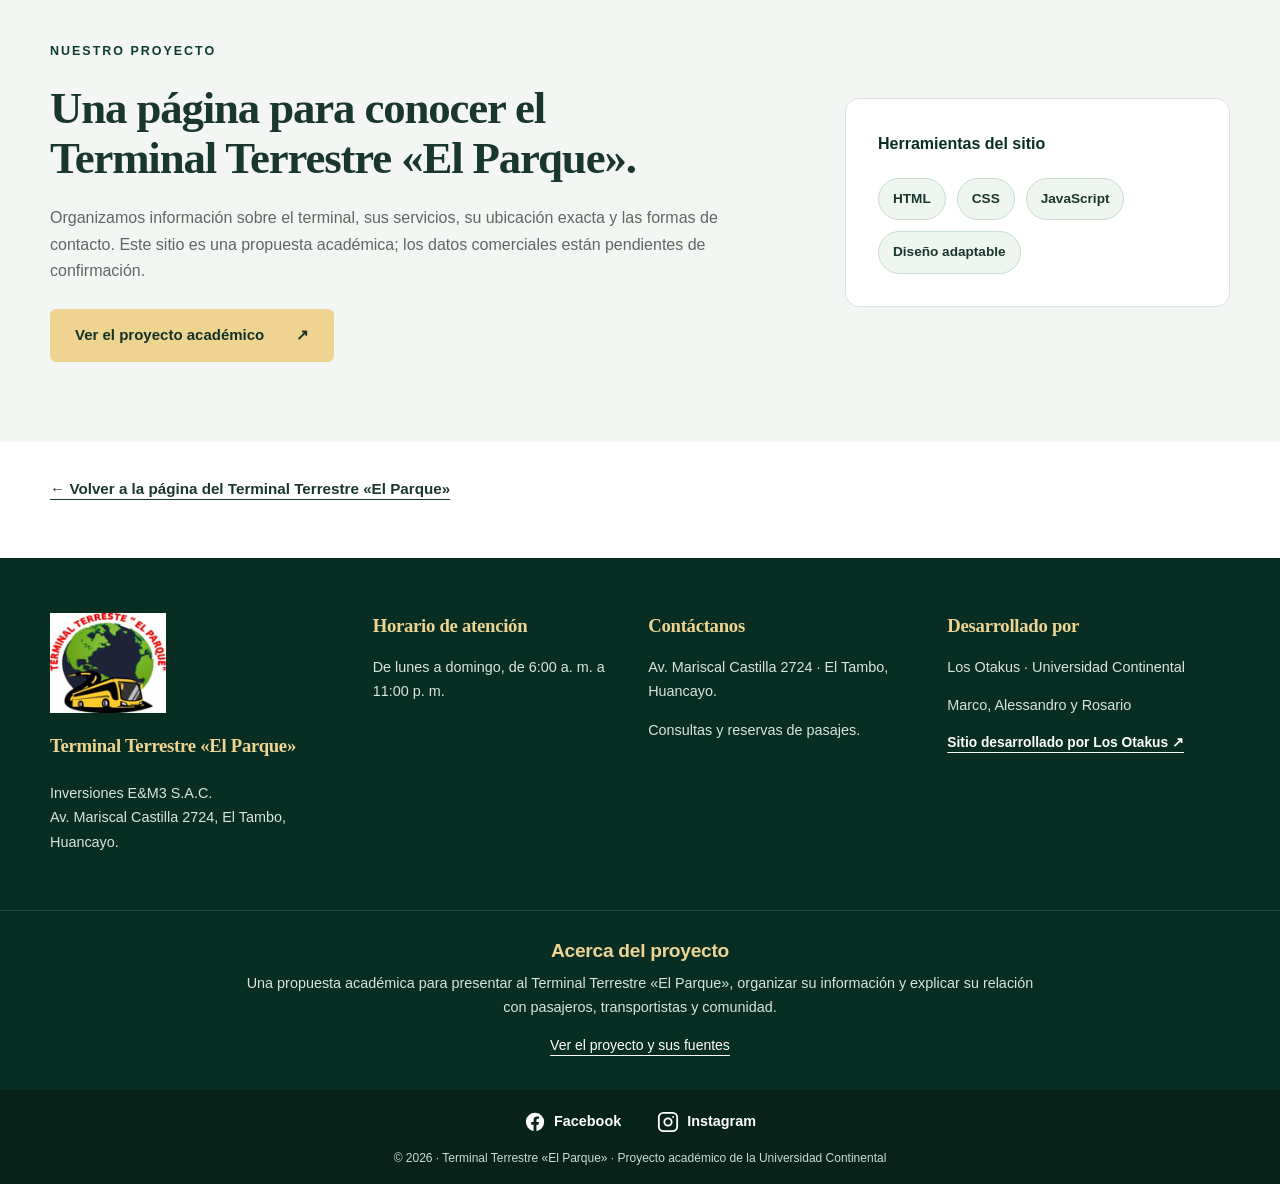
<file: HTML/desarrolladores.html>
<!doctype html>
<html lang="es">
<head>
  <meta charset="utf-8">
  <meta name="viewport" content="width=device-width,initial-scale=1">
  <meta name="description" content="Conoce a Los Otakus, el equipo que desarrolló el proyecto académico del Terminal Terrestre «El Parque» de la Universidad Continental.">
  <meta name="theme-color" content="#0c3e30">
  <title>Los Otakus · Equipo del Terminal Terrestre «El Parque»</title>
  <link rel="icon" type="image/png" href="/IMAGENES/logo-principal.png">
  <link rel="stylesheet" href="/JS_CSS/base.css">
  <link rel="stylesheet" href="/JS_CSS/style.css">
  <script src="/JS_CSS/codigo.js" defer></script>
</head>
<body class="page-equipo">
<a class="skip-link" href="#contenido">Saltar al contenido</a>
<div class="academic-bar"><div class="container"><span>PROYECTO ACADÉMICO · UNIVERSIDAD CONTINENTAL</span><span>El Tambo · Huancayo</span></div></div>
<header class="site-header"><div class="container nav-wrap">
  <a aria-label="Terminal Terrestre «El Parque», inicio" class="brand" href="/index.html"><img class="brand-logo" src="/IMAGENES/logo-principal.png" width="92" height="92" alt="Logo principal del Terminal Terrestre «El Parque»"><span class="brand-name">TERMINAL TERRESTRE<br>«EL PARQUE»</span></a>
  <button class="menu-toggle" type="button" aria-expanded="false" aria-controls="navegacion">Menú <span aria-hidden="true">☰</span></button>
  <nav id="navegacion" aria-label="Navegación principal"><a href="/index.html">Inicio</a><a href="/HTML/servicios.html">Servicios</a><a href="/HTML/galeria.html">Galería</a><a href="/HTML/nosotros.html">Nosotros</a><a href="/HTML/contactanos.html">Contáctanos</a></nav>
</div></header>
<main id="contenido">
  <section class="team-hero" aria-labelledby="team-heading"><div class="container team-hero-grid">
    <div class="team-hero-copy"><p class="eyebrow">LOS CREADORES DE ESTA PÁGINA</p><h1 id="team-heading">Somos <em>Los Otakus.</em></h1><p>Un equipo de tres estudiantes de la Universidad Continental que desarrolló esta propuesta digital para el Terminal Terrestre «El Parque».</p><a class="button button-gold" href="#integrantes">Conoce al equipo <span aria-hidden="true">↓</span></a></div>
    <div class="team-hero-visual"><img src="/IMAGENES/logo-principal.png" width="267" height="230" alt="Logo del Terminal Terrestre «El Parque»"><span>TERMINAL TERRESTRE «EL PARQUE» · HUANCAYO</span></div>
  </div></section>
  <section class="section team-section" id="integrantes" aria-labelledby="team-members-heading"><div class="container">
    <div class="section-heading centered"><p class="eyebrow">EL EQUIPO</p><h2 id="team-members-heading">Nuestros integrantes</h2><p>Conoce a quienes prepararon este proyecto universitario.</p></div>
    <div class="team-grid">
      <article class="team-card"><div class="team-photo"><img src="/IMAGENES/equipo/marco.jpg" width="700" height="900" alt="Fotografía de Marco Antonio Pajuelo de la Cruz" loading="lazy"></div><div class="team-card-copy"><span>01 · INTEGRANTE</span><h3>Marco Antonio<br>Pajuelo de la Cruz</h3><p>Universidad Continental</p></div></article>
      <article class="team-card"><div class="team-photo"><img src="/IMAGENES/equipo/alessandro.jpg" width="700" height="900" alt="Fotografía de Alessandro Benjamín Navarro de la Cruz" loading="lazy"></div><div class="team-card-copy"><span>02 · INTEGRANTE</span><h3>Alessandro Benjamín<br>Navarro de la Cruz</h3><p>Universidad Continental</p></div></article>
      <article class="team-card"><div class="team-photo"><img src="/IMAGENES/equipo/rosario.jpg" width="700" height="900" alt="Fotografía de Rosario Angela Machao Mellado" loading="lazy"></div><div class="team-card-copy"><span>03 · INTEGRANTE</span><h3>Rosario Angela<br>Machao Mellado</h3><p>Universidad Continental</p></div></article>
    </div>
  </div></section>
  <section class="team-project"><div class="container team-project-grid"><div><p class="eyebrow">NUESTRO PROYECTO</p><h2>Una página para conocer el Terminal Terrestre «El Parque».</h2><p>Organizamos información sobre el terminal, sus servicios, su ubicación exacta y las formas de contacto. Este sitio es una propuesta académica; los datos comerciales están pendientes de confirmación.</p><a class="button button-gold" href="/HTML/proyecto.html">Ver el proyecto académico <span aria-hidden="true">↗</span></a></div><div class="team-tech"><p>Herramientas del sitio</p><span>HTML</span><span>CSS</span><span>JavaScript</span><span>Diseño adaptable</span></div></div></section>
  <div class="container team-back"><a class="text-link" href="/index.html">← Volver a la página del Terminal Terrestre «El Parque»</a></div>
</main>
<footer class="site-footer footer-example">
<div class="container footer-columns">
  <div class="footer-identity"><img class="footer-logo" src="/IMAGENES/logo-principal.png" width="120" height="120" alt="Terminal Terrestre «El Parque»"><h3>Terminal Terrestre «El Parque»</h3><p>Inversiones E&amp;M3 S.A.C.<br>Av. Mariscal Castilla 2724, El Tambo, Huancayo.</p></div>
  <div><h3>Horario de atención</h3><p>De lunes a domingo, de 6:00 a. m. a 11:00 p. m.</p></div>
  <div><h3>Contáctanos</h3><p>Av. Mariscal Castilla 2724 · El Tambo, Huancayo.</p><p>Consultas y reservas de pasajes.</p></div>
  <div><h3>Desarrollado por</h3><p>Los Otakus · Universidad Continental</p><p>Marco, Alessandro y Rosario</p><a class="team-footer-link" href="/HTML/desarrolladores.html" target="_blank" rel="noopener noreferrer" aria-current="page">Sitio desarrollado por Los Otakus <span aria-hidden="true">↗</span></a></div>
</div>
<div class="footer-project"><div class="container"><h3>Acerca del proyecto</h3><p>Una propuesta académica para presentar al Terminal Terrestre «El Parque», organizar su información y explicar su relación con pasajeros, transportistas y comunidad.</p><a href="/HTML/proyecto.html">Ver el proyecto y sus fuentes</a></div></div>
<div class="footer-bottom"><div class="container"><div class="footer-socials"><a class="footer-social" href="https://www.facebook.com/share/14q87iAHQcx/" target="_blank" rel="noopener noreferrer" aria-label="Visitar el Facebook del Terminal Terrestre El Parque"><svg viewBox="0 0 24 24" width="22" height="22" aria-hidden="true" focusable="false"><path fill="currentColor" d="M22 12a10 10 0 1 0-11.56 9.88v-6.99H7.9V12h2.54V9.8c0-2.5 1.49-3.89 3.77-3.89 1.09 0 2.23.19 2.23.19v2.46h-1.26c-1.24 0-1.62.77-1.62 1.56V12h2.77l-.44 2.89h-2.33v6.99A10 10 0 0 0 22 12Z"/></svg><span>Facebook</span></a><a class="footer-social" href="https://www.instagram.com/terminalterrestreel?stkn=NjR1Y3lmdW9jODN5" target="_blank" rel="noopener noreferrer" aria-label="Visitar el Instagram del Terminal Terrestre El Parque"><svg viewBox="0 0 24 24" width="22" height="22" fill="none" stroke="currentColor" stroke-width="2" stroke-linecap="round" stroke-linejoin="round" aria-hidden="true" focusable="false"><rect x="2" y="2" width="20" height="20" rx="5"/><circle cx="12" cy="12" r="4"/><circle cx="17.5" cy="6.5" r="1" fill="currentColor" stroke="none"/></svg><span>Instagram</span></a></div><p>© 2026 · Terminal Terrestre «El Parque» · Proyecto académico de la Universidad Continental</p></div></div>
</footer>
</body>
</html>
</file>
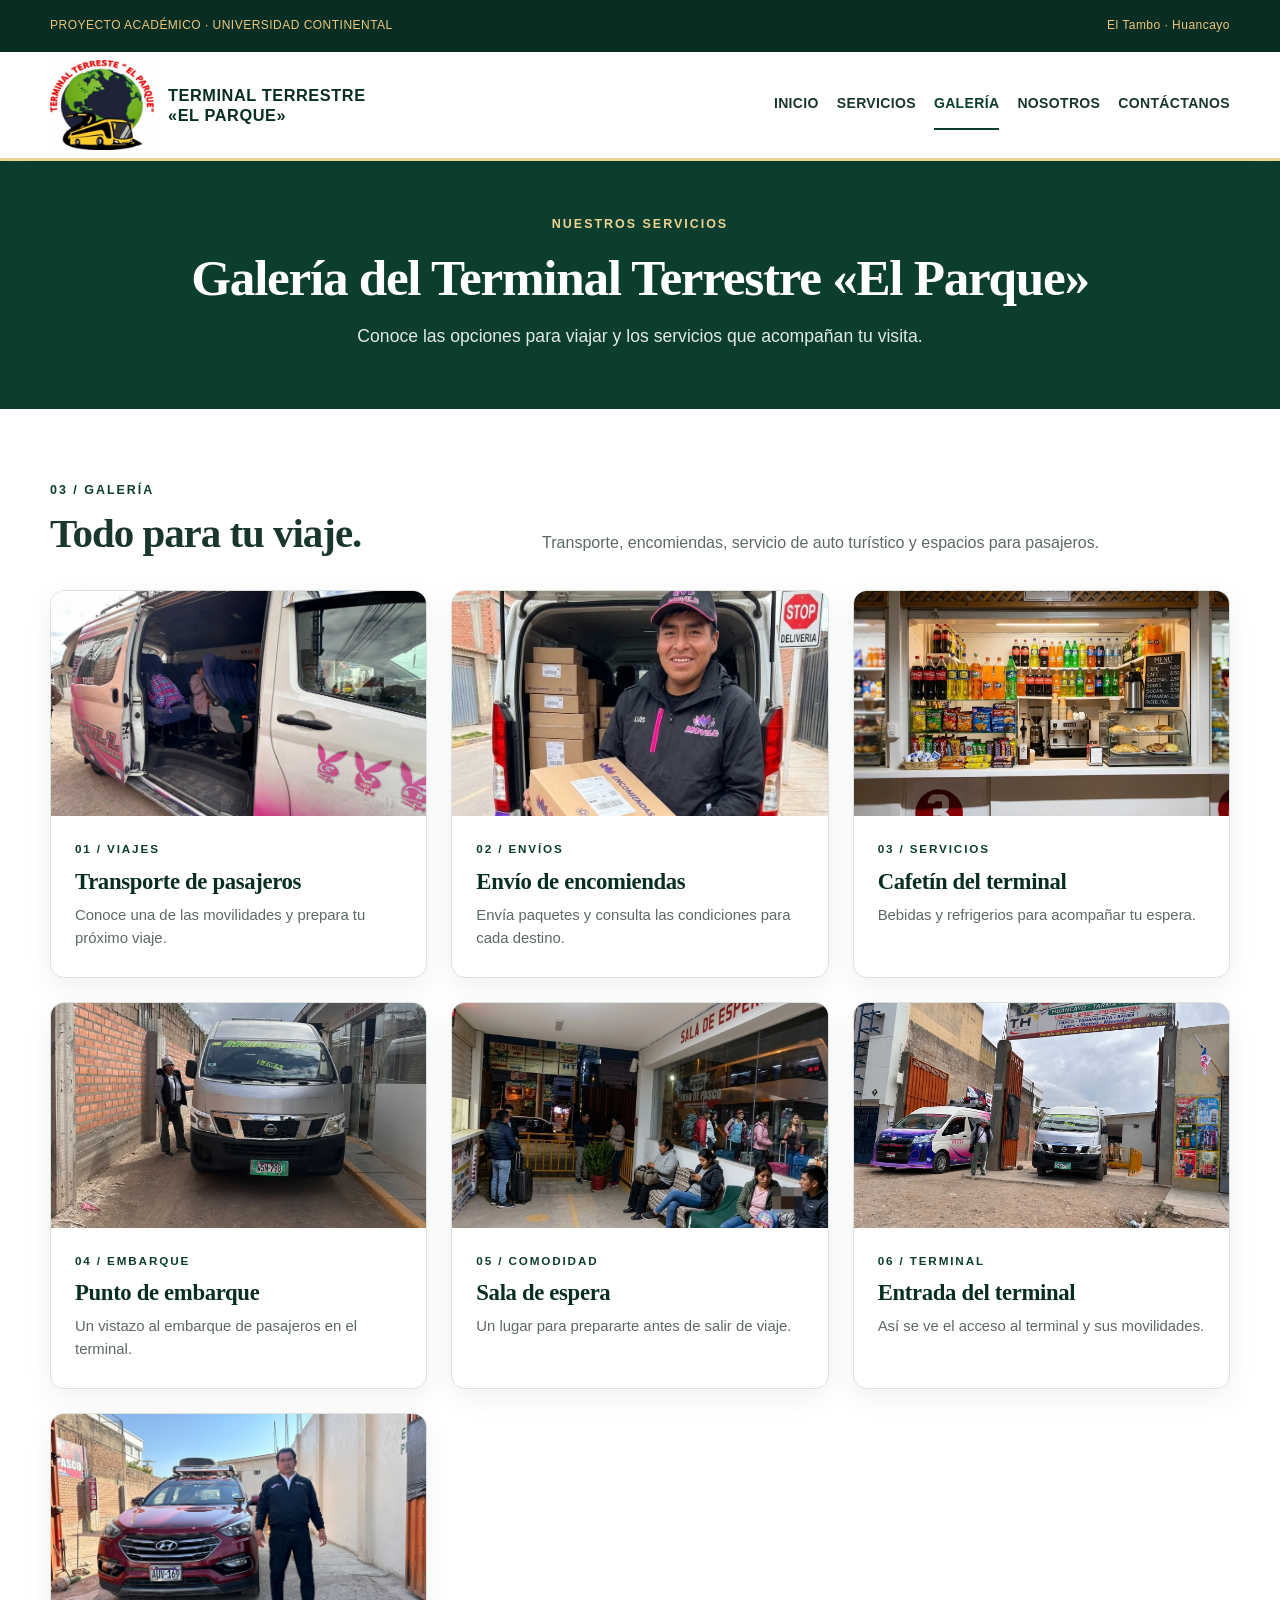
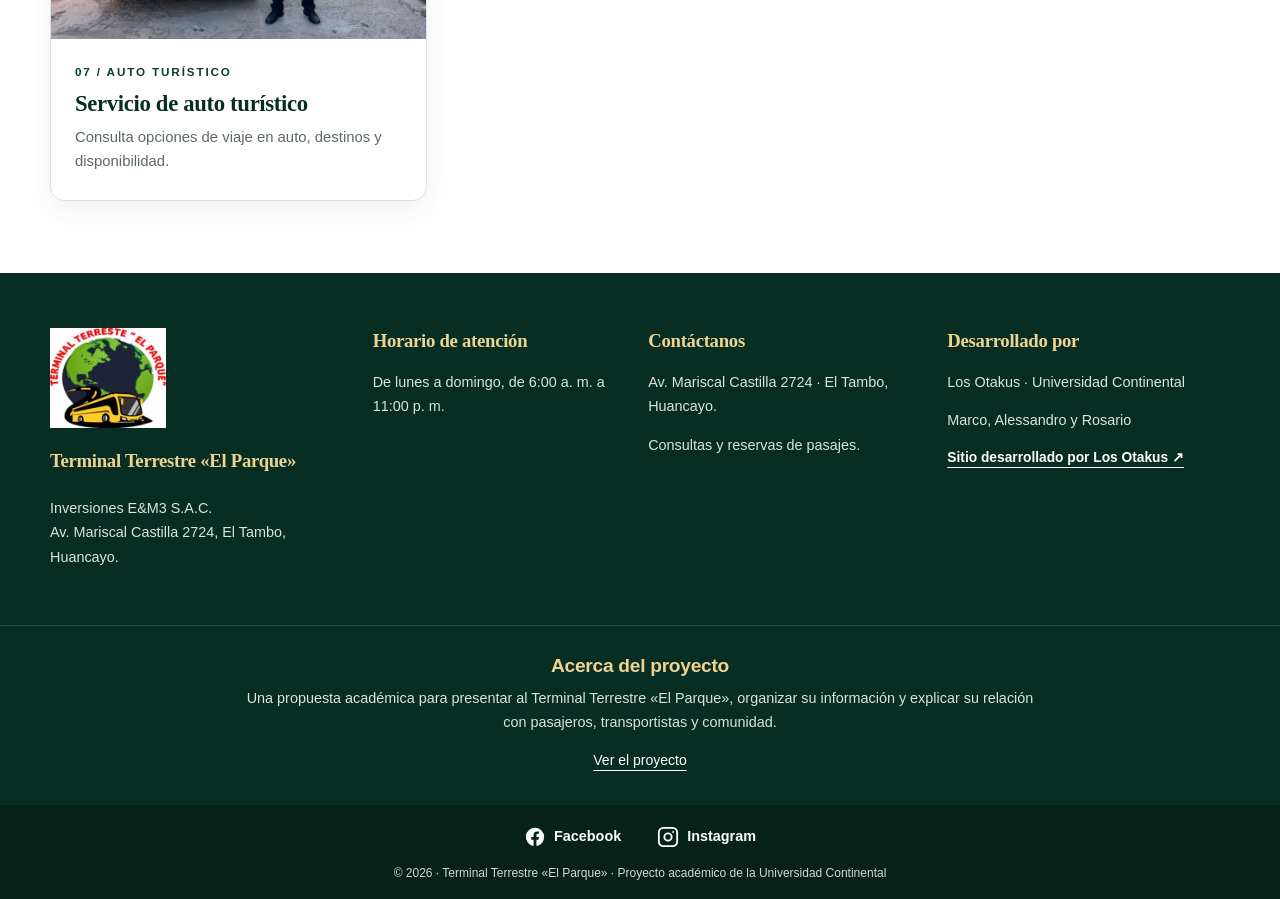
<file: HTML/galeria.html>
<!doctype html>
<html lang="es">
<head>
  <meta charset="utf-8">

  <meta name="viewport" content="width=device-width,initial-scale=1">
  <meta name="description" content="Galería. Proyecto académico del Terminal Terrestre «El Parque» en El Tambo, Huancayo.">
  <meta name="theme-color" content="#0c3e30">
  <title>Galería · Terminal Terrestre «El Parque»</title>
  <link rel="icon" type="image/png" href="/IMAGENES/logo-principal.png">
  <link rel="stylesheet" href="/JS_CSS/base.css">
  <link rel="stylesheet" href="/JS_CSS/style.css">
  <script src="/JS_CSS/codigo.js" defer=""></script>
</head>
<body class="page-galeria">
<a class="skip-link" href="#contenido">Saltar al contenido</a>
<div class="academic-bar"><div class="container"><span>PROYECTO ACADÉMICO · UNIVERSIDAD CONTINENTAL</span><span>El Tambo · Huancayo</span></div></div>
<header class="site-header"><div class="container nav-wrap">
  <a aria-label="Terminal Terrestre «El Parque», inicio" class="brand" href="/index.html"><img class="brand-logo" src="/IMAGENES/logo-principal.png" width="92" height="92" alt="Logo principal del Terminal Terrestre «El Parque»"><span class="brand-name">TERMINAL TERRESTRE<br>«EL PARQUE»</span></a>
  <button class="menu-toggle" type="button" aria-expanded="false" aria-controls="navegacion">Menú <span aria-hidden="true">☰</span></button>
  <nav id="navegacion" aria-label="Navegación principal"><a href="/index.html">Inicio</a><a href="/HTML/servicios.html">Servicios</a><a aria-current="page" href="/HTML/galeria.html">Galería</a><a href="/HTML/nosotros.html">Nosotros</a><a href="/HTML/contactanos.html">Contáctanos</a></nav>
</div></header>
<main id="contenido">
<section class="page-intro"><div class="container"><p class="eyebrow">NUESTROS SERVICIOS</p><h1>Galería del Terminal Terrestre «El Parque»</h1><p>Conoce las opciones para viajar y los servicios que acompañan tu visita.</p></div></section>
<section aria-labelledby="titulo-galeria" class="section gallery-section" id="galeria"><div class="container">
  <div class="section-heading horizontal"><div><p class="eyebrow">03 / GALERÍA</p><h2 id="titulo-galeria">Todo para tu viaje.</h2></div><p>Transporte, encomiendas, servicio de auto turístico y espacios para pasajeros.</p></div>
  <div class="gallery-grid">
    <article class="gallery-card"><img src="/IMAGENES/movilidad-original.webp" width="1600" height="1200" alt="Movilidad de pasajeros con la puerta abierta y asientos visibles; fotografía proporcionada para el proyecto" loading="lazy"><div class="gallery-card-copy"><span>01 / VIAJES</span><h3>Transporte de pasajeros</h3><p>Conoce una de las movilidades y prepara tu próximo viaje.</p></div></article>
    <article class="gallery-card"><img src="/IMAGENES/encomiendas-reales.webp" width="896" height="1200" alt="Trabajador con una caja de encomienda delante de un vehículo de reparto" loading="lazy"><div class="gallery-card-copy"><span>02 / ENVÍOS</span><h3>Envío de encomiendas</h3><p>Envía paquetes y consulta las condiciones para cada destino.</p></div></article>
    <article class="gallery-card"><img src="/IMAGENES/cafetin-terminal.webp" width="1195" height="896" alt="Imagen del cafetín proporcionada para el proyecto" loading="lazy"><div class="gallery-card-copy"><span>03 / SERVICIOS</span><h3>Cafetín del terminal</h3><p>Bebidas y refrigerios para acompañar tu espera.</p></div></article>
    <article class="gallery-card"><img src="/IMAGENES/vehiculo-embarque.webp" width="1200" height="1600" alt="Vehículo de pasajeros en el punto de embarque número uno del terminal" loading="lazy"><div class="gallery-card-copy"><span>04 / EMBARQUE</span><h3>Punto de embarque</h3><p>Un vistazo al embarque de pasajeros en el terminal.</p></div></article>
    <article class="gallery-card"><img src="/IMAGENES/sala-espera-real.webp" width="1366" height="699" alt="Sala de espera del terminal con pasajeros sentados y un vehículo visible a través de los ventanales" loading="lazy"><div class="gallery-card-copy"><span>05 / COMODIDAD</span><h3>Sala de espera</h3><p>Un lugar para prepararte antes de salir de viaje.</p></div></article>
    <article class="gallery-card"><img src="/IMAGENES/entrada-sin-poste.webp" width="1448" height="1086" alt="Entrada del terminal con dos vehículos de transporte de pasajeros; fotografía retocada para retirar un poste" loading="lazy"><div class="gallery-card-copy"><span>06 / TERMINAL</span><h3>Entrada del terminal</h3><p>Así se ve el acceso al terminal y sus movilidades.</p></div></article>
    <article class="gallery-card"><img src="/IMAGENES/transporte-turistico-huancayo.jpeg" width="1600" height="1200" alt="Camioneta roja de transporte turístico con una persona a su lado" loading="lazy"><div class="gallery-card-copy"><span>07 / AUTO TURÍSTICO</span><h3>Servicio de auto turístico</h3><p>Consulta opciones de viaje en auto, destinos y disponibilidad.</p></div></article>
  </div>
</div></section>
</main>
<footer class="site-footer footer-example">
<div class="container footer-columns">
  <div class="footer-identity"><img class="footer-logo" src="/IMAGENES/logo-principal.png" width="120" height="120" alt="Terminal Terrestre «El Parque»"><h3>Terminal Terrestre «El Parque»</h3><p>Inversiones E&amp;M3 S.A.C.<br>Av. Mariscal Castilla 2724, El Tambo, Huancayo.</p></div>
  <div><h3>Horario de atención</h3><p>De lunes a domingo, de 6:00 a. m. a 11:00 p. m.</p></div>
  <div><h3>Contáctanos</h3><p>Av. Mariscal Castilla 2724 · El Tambo, Huancayo.</p><p>Consultas y reservas de pasajes.</p></div>
  <div><h3>Desarrollado por</h3><p>Los Otakus · Universidad Continental</p><p>Marco, Alessandro y Rosario</p><a class="team-footer-link" href="/HTML/desarrolladores.html" target="_blank" rel="noopener noreferrer">Sitio desarrollado por Los Otakus <span aria-hidden="true">↗</span></a></div>
</div>
<div class="footer-project"><div class="container"><h3>Acerca del proyecto</h3><p>Una propuesta académica para presentar al Terminal Terrestre «El Parque», organizar su información y explicar su relación con pasajeros, transportistas y comunidad.</p><a href="/HTML/proyecto.html">Ver el proyecto</a></div></div>
<div class="footer-bottom"><div class="container"><div class="footer-socials"><a class="footer-social" href="https://www.facebook.com/share/14q87iAHQcx/" target="_blank" rel="noopener noreferrer" aria-label="Visitar el Facebook del Terminal Terrestre El Parque"><svg viewBox="0 0 24 24" width="22" height="22" aria-hidden="true" focusable="false"><path fill="currentColor" d="M22 12a10 10 0 1 0-11.56 9.88v-6.99H7.9V12h2.54V9.8c0-2.5 1.49-3.89 3.77-3.89 1.09 0 2.23.19 2.23.19v2.46h-1.26c-1.24 0-1.62.77-1.62 1.56V12h2.77l-.44 2.89h-2.33v6.99A10 10 0 0 0 22 12Z"/></svg><span>Facebook</span></a><a class="footer-social" href="https://www.instagram.com/terminalterrestreel?stkn=NjR1Y3lmdW9jODN5" target="_blank" rel="noopener noreferrer" aria-label="Visitar el Instagram del Terminal Terrestre El Parque"><svg viewBox="0 0 24 24" width="22" height="22" fill="none" stroke="currentColor" stroke-width="2" stroke-linecap="round" stroke-linejoin="round" aria-hidden="true" focusable="false"><rect x="2" y="2" width="20" height="20" rx="5"/><circle cx="12" cy="12" r="4"/><circle cx="17.5" cy="6.5" r="1" fill="currentColor" stroke="none"/></svg><span>Instagram</span></a></div><p>© 2026 · Terminal Terrestre «El Parque» · Proyecto académico de la Universidad Continental</p></div></div>
</footer>
</body>
</html>
</file>
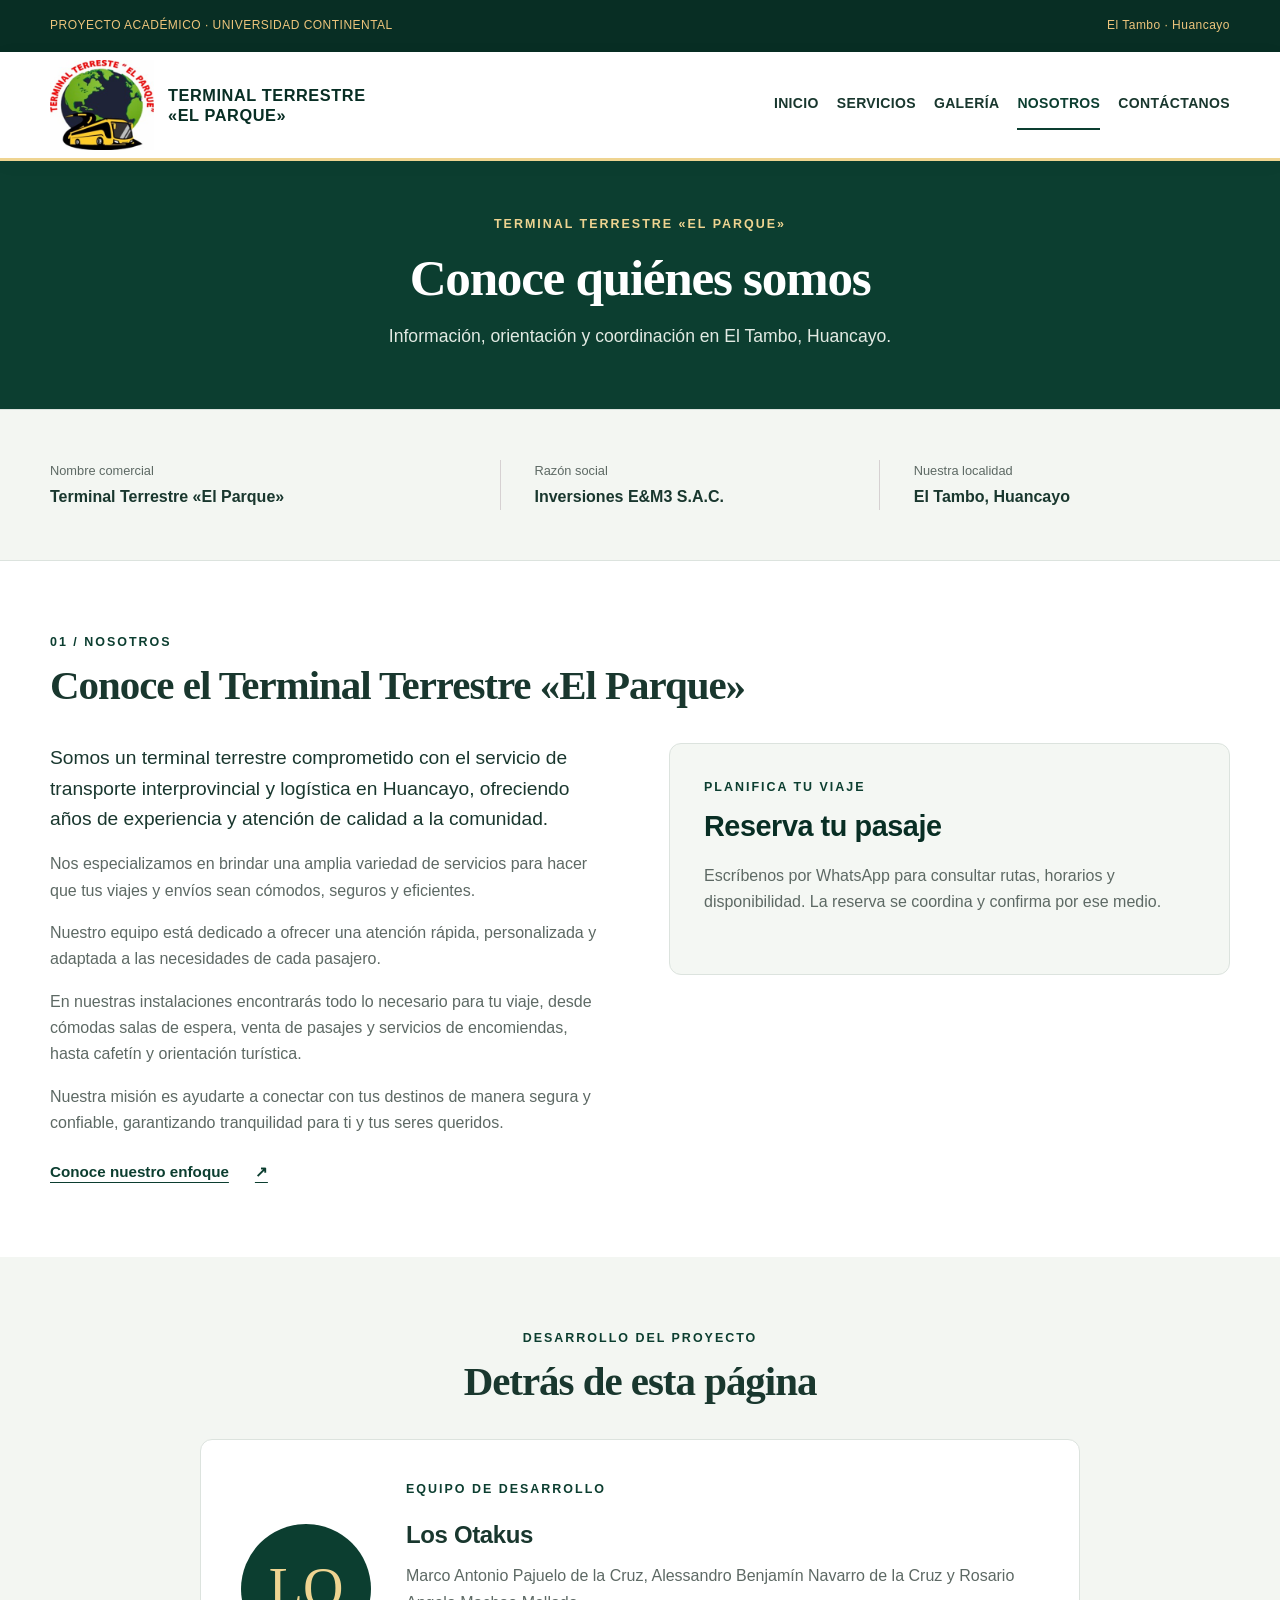
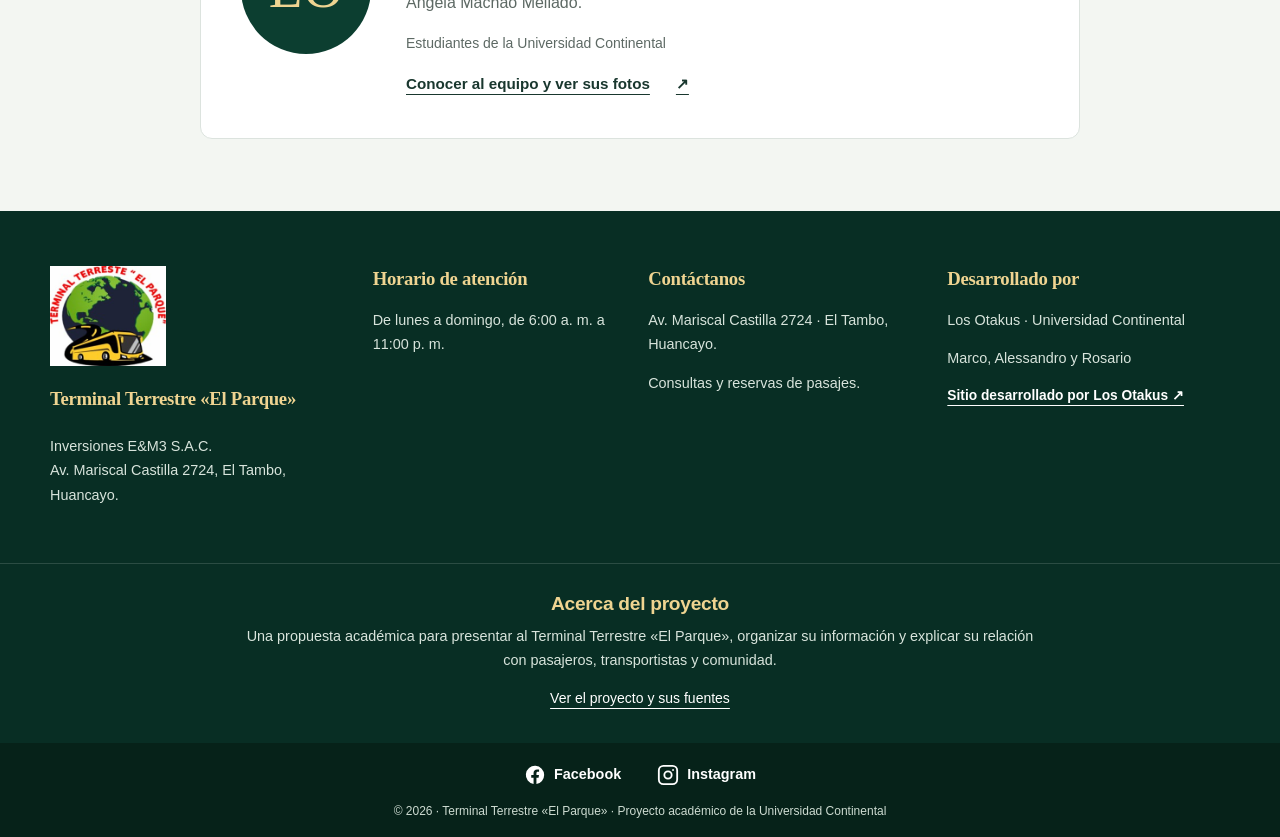
<file: HTML/nosotros.html>
<!doctype html>
<html lang="es">
<head>
  <meta charset="utf-8">

  <meta name="viewport" content="width=device-width,initial-scale=1">
  <meta name="description" content="Nosotros. Proyecto académico del Terminal Terrestre «El Parque» en El Tambo, Huancayo.">
  <meta name="theme-color" content="#0c3e30">
  <title>Nosotros · Terminal Terrestre «El Parque»</title>
  <link rel="icon" type="image/png" href="/IMAGENES/logo-principal.png">
  <link rel="stylesheet" href="/JS_CSS/base.css">
  <link rel="stylesheet" href="/JS_CSS/style.css">
  <script src="/JS_CSS/codigo.js" defer=""></script>
</head>
<body class="page-nosotros">
<a class="skip-link" href="#contenido">Saltar al contenido</a>
<div class="academic-bar"><div class="container"><span>PROYECTO ACADÉMICO · UNIVERSIDAD CONTINENTAL</span><span>El Tambo · Huancayo</span></div></div>
<header class="site-header"><div class="container nav-wrap">
  <a aria-label="Terminal Terrestre «El Parque», inicio" class="brand" href="/index.html"><img class="brand-logo" src="/IMAGENES/logo-principal.png" width="92" height="92" alt="Logo principal del Terminal Terrestre «El Parque»"><span class="brand-name">TERMINAL TERRESTRE<br>«EL PARQUE»</span></a>
  <button class="menu-toggle" type="button" aria-expanded="false" aria-controls="navegacion">Menú <span aria-hidden="true">☰</span></button>
  <nav id="navegacion" aria-label="Navegación principal"><a href="/index.html">Inicio</a><a href="/HTML/servicios.html">Servicios</a><a href="/HTML/galeria.html">Galería</a><a aria-current="page" href="/HTML/nosotros.html">Nosotros</a><a href="/HTML/contactanos.html">Contáctanos</a></nav>
</div></header>
<main id="contenido"><section class="page-intro"><div class="container"><p class="eyebrow">TERMINAL TERRESTRE «EL PARQUE»</p><h1>Conoce quiénes somos</h1><p>Información, orientación y coordinación en El Tambo, Huancayo.</p></div></section><div class="identity-strip"><div class="container identity-grid"><div><span>Nombre comercial</span><strong>Terminal Terrestre «El Parque»</strong></div><div><span>Razón social</span><strong>Inversiones E&amp;M3 S.A.C.</strong></div><div><span>Nuestra localidad</span><strong>El Tambo, Huancayo</strong></div></div></div><section aria-labelledby="titulo-nosotros" class="section about-section" id="nosotros"><div class="container">
<div class="section-heading"><p class="eyebrow">01 / NOSOTROS</p><h2 id="titulo-nosotros">Conoce el Terminal Terrestre «El Parque»</h2></div>
<div class="about-grid"><div class="about-text">
<p class="lead">Somos un terminal terrestre comprometido con el servicio de transporte interprovincial y logística en Huancayo, ofreciendo años de experiencia y atención de calidad a la comunidad.</p>
<p>Nos especializamos en brindar una amplia variedad de servicios para hacer que tus viajes y envíos sean cómodos, seguros y eficientes.</p>
<p>Nuestro equipo está dedicado a ofrecer una atención rápida, personalizada y adaptada a las necesidades de cada pasajero.</p>
<p>En nuestras instalaciones encontrarás todo lo necesario para tu viaje, desde cómodas salas de espera, venta de pasajes y servicios de encomiendas, hasta cafetín y orientación turística.</p>
<p>Nuestra misión es ayudarte a conectar con tus destinos de manera segura y confiable, garantizando tranquilidad para ti y tus seres queridos.</p>
<a class="text-link" href="/HTML/proyecto.html#sistema">Conoce nuestro enfoque <span aria-hidden="true">↗</span></a></div><div class="reservation-panel"><p class="eyebrow">PLANIFICA TU VIAJE</p><h3>Reserva tu pasaje</h3><p>Escríbenos por WhatsApp para consultar rutas, horarios y disponibilidad. La reserva se coordina y confirma por ese medio.</p></div></div>
</div></section><section class="section developer-section" id="desarrollador"><div class="container"><div class="section-heading centered"><p class="eyebrow">DESARROLLO DEL PROYECTO</p><h2>Detrás de esta página</h2></div><article class="student-card"><div class="student-monogram" aria-hidden="true">LO</div><div><p class="eyebrow">EQUIPO DE DESARROLLO</p><h3>Los Otakus</h3><p>Marco Antonio Pajuelo de la Cruz, Alessandro Benjamín Navarro de la Cruz y Rosario Angela Machao Mellado.</p><p class="student-course">Estudiantes de la Universidad Continental</p><a class="text-link" href="/HTML/desarrolladores.html" target="_blank" rel="noopener noreferrer">Conocer al equipo y ver sus fotos <span aria-hidden="true">↗</span></a></div></article></div></section></main>
<footer class="site-footer footer-example">
<div class="container footer-columns">
  <div class="footer-identity"><img class="footer-logo" src="/IMAGENES/logo-principal.png" width="120" height="120" alt="Terminal Terrestre «El Parque»"><h3>Terminal Terrestre «El Parque»</h3><p>Inversiones E&amp;M3 S.A.C.<br>Av. Mariscal Castilla 2724, El Tambo, Huancayo.</p></div>
  <div><h3>Horario de atención</h3><p>De lunes a domingo, de 6:00 a. m. a 11:00 p. m.</p></div>
  <div><h3>Contáctanos</h3><p>Av. Mariscal Castilla 2724 · El Tambo, Huancayo.</p><p>Consultas y reservas de pasajes.</p></div>
  <div><h3>Desarrollado por</h3><p>Los Otakus · Universidad Continental</p><p>Marco, Alessandro y Rosario</p><a class="team-footer-link" href="/HTML/desarrolladores.html" target="_blank" rel="noopener noreferrer">Sitio desarrollado por Los Otakus <span aria-hidden="true">↗</span></a></div>
</div>
<div class="footer-project"><div class="container"><h3>Acerca del proyecto</h3><p>Una propuesta académica para presentar al Terminal Terrestre «El Parque», organizar su información y explicar su relación con pasajeros, transportistas y comunidad.</p><a href="/HTML/proyecto.html">Ver el proyecto y sus fuentes</a></div></div>
<div class="footer-bottom"><div class="container"><div class="footer-socials"><a class="footer-social" href="https://www.facebook.com/share/14q87iAHQcx/" target="_blank" rel="noopener noreferrer" aria-label="Visitar el Facebook del Terminal Terrestre El Parque"><svg viewBox="0 0 24 24" width="22" height="22" aria-hidden="true" focusable="false"><path fill="currentColor" d="M22 12a10 10 0 1 0-11.56 9.88v-6.99H7.9V12h2.54V9.8c0-2.5 1.49-3.89 3.77-3.89 1.09 0 2.23.19 2.23.19v2.46h-1.26c-1.24 0-1.62.77-1.62 1.56V12h2.77l-.44 2.89h-2.33v6.99A10 10 0 0 0 22 12Z"/></svg><span>Facebook</span></a><a class="footer-social" href="https://www.instagram.com/terminalterrestreel?stkn=NjR1Y3lmdW9jODN5" target="_blank" rel="noopener noreferrer" aria-label="Visitar el Instagram del Terminal Terrestre El Parque"><svg viewBox="0 0 24 24" width="22" height="22" fill="none" stroke="currentColor" stroke-width="2" stroke-linecap="round" stroke-linejoin="round" aria-hidden="true" focusable="false"><rect x="2" y="2" width="20" height="20" rx="5"/><circle cx="12" cy="12" r="4"/><circle cx="17.5" cy="6.5" r="1" fill="currentColor" stroke="none"/></svg><span>Instagram</span></a></div><p>© 2026 · Terminal Terrestre «El Parque» · Proyecto académico de la Universidad Continental</p></div></div>
</footer>
</body>
</html>
</file>
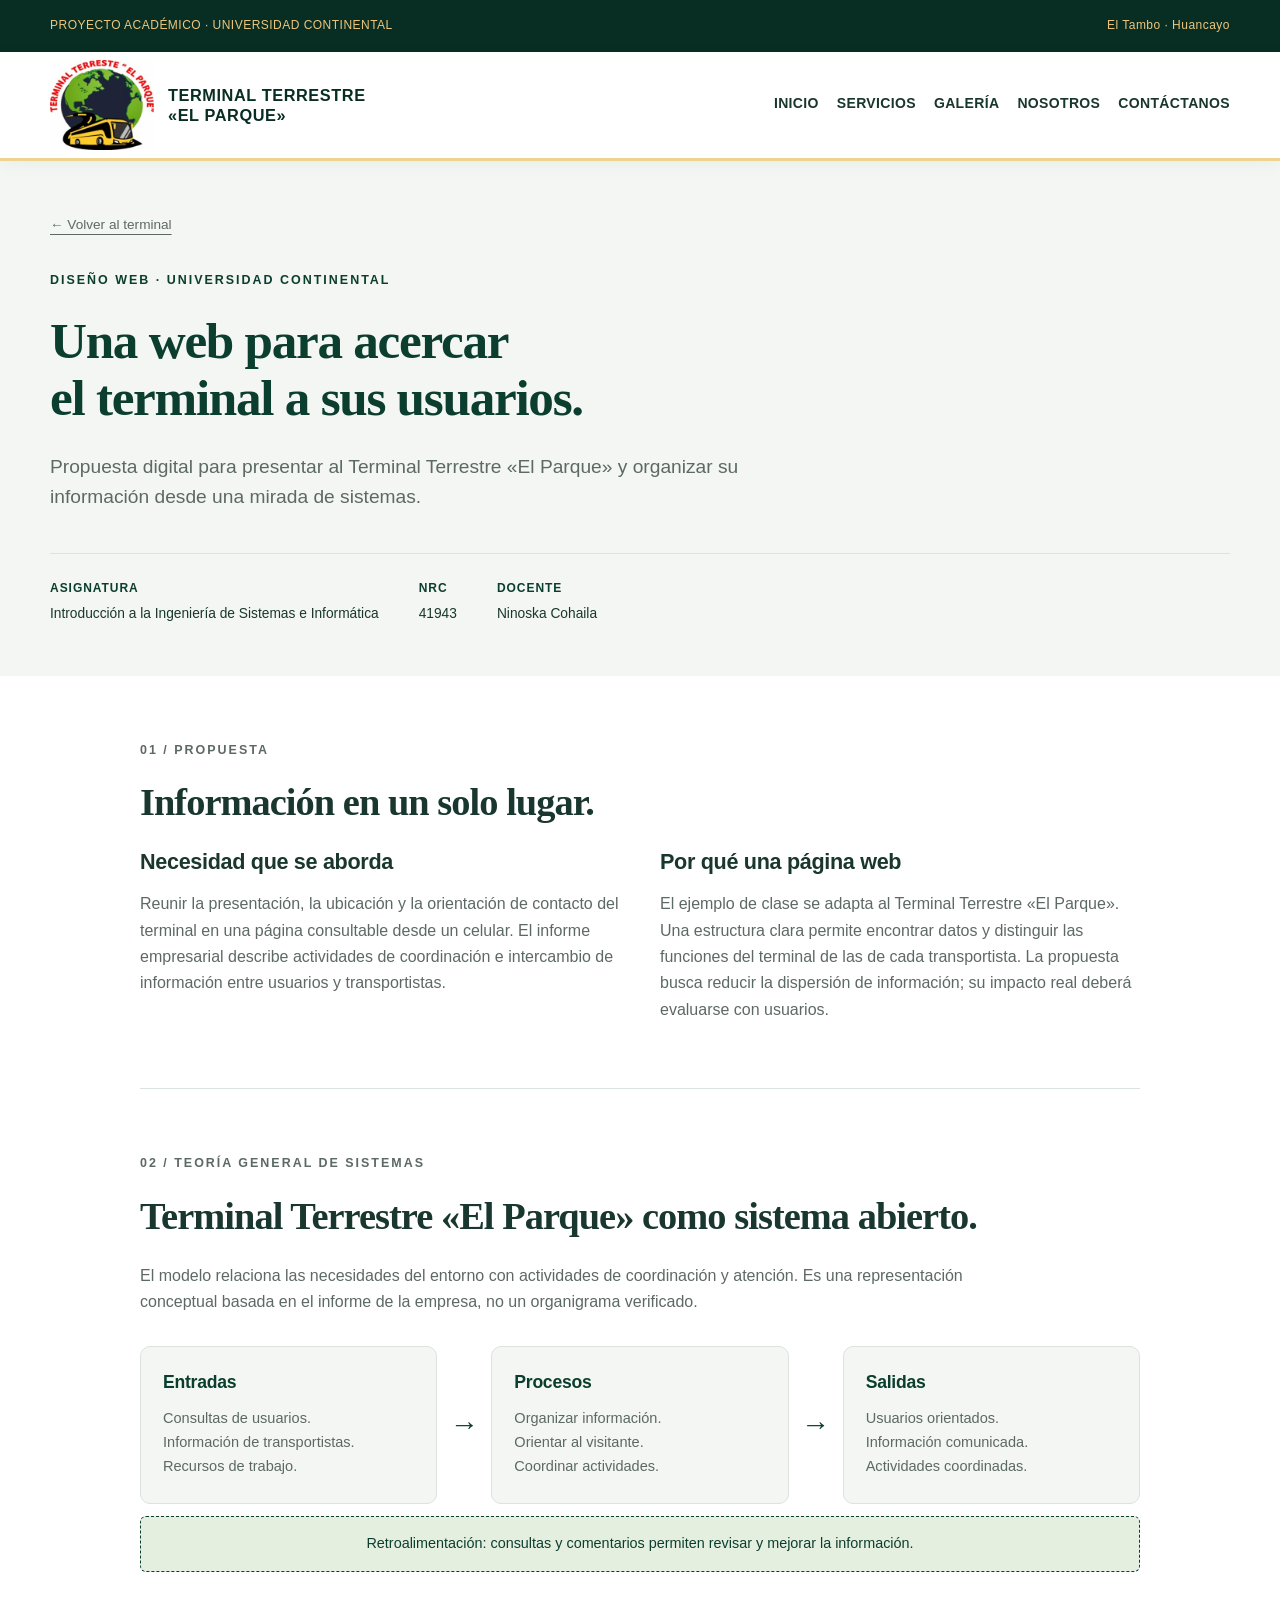
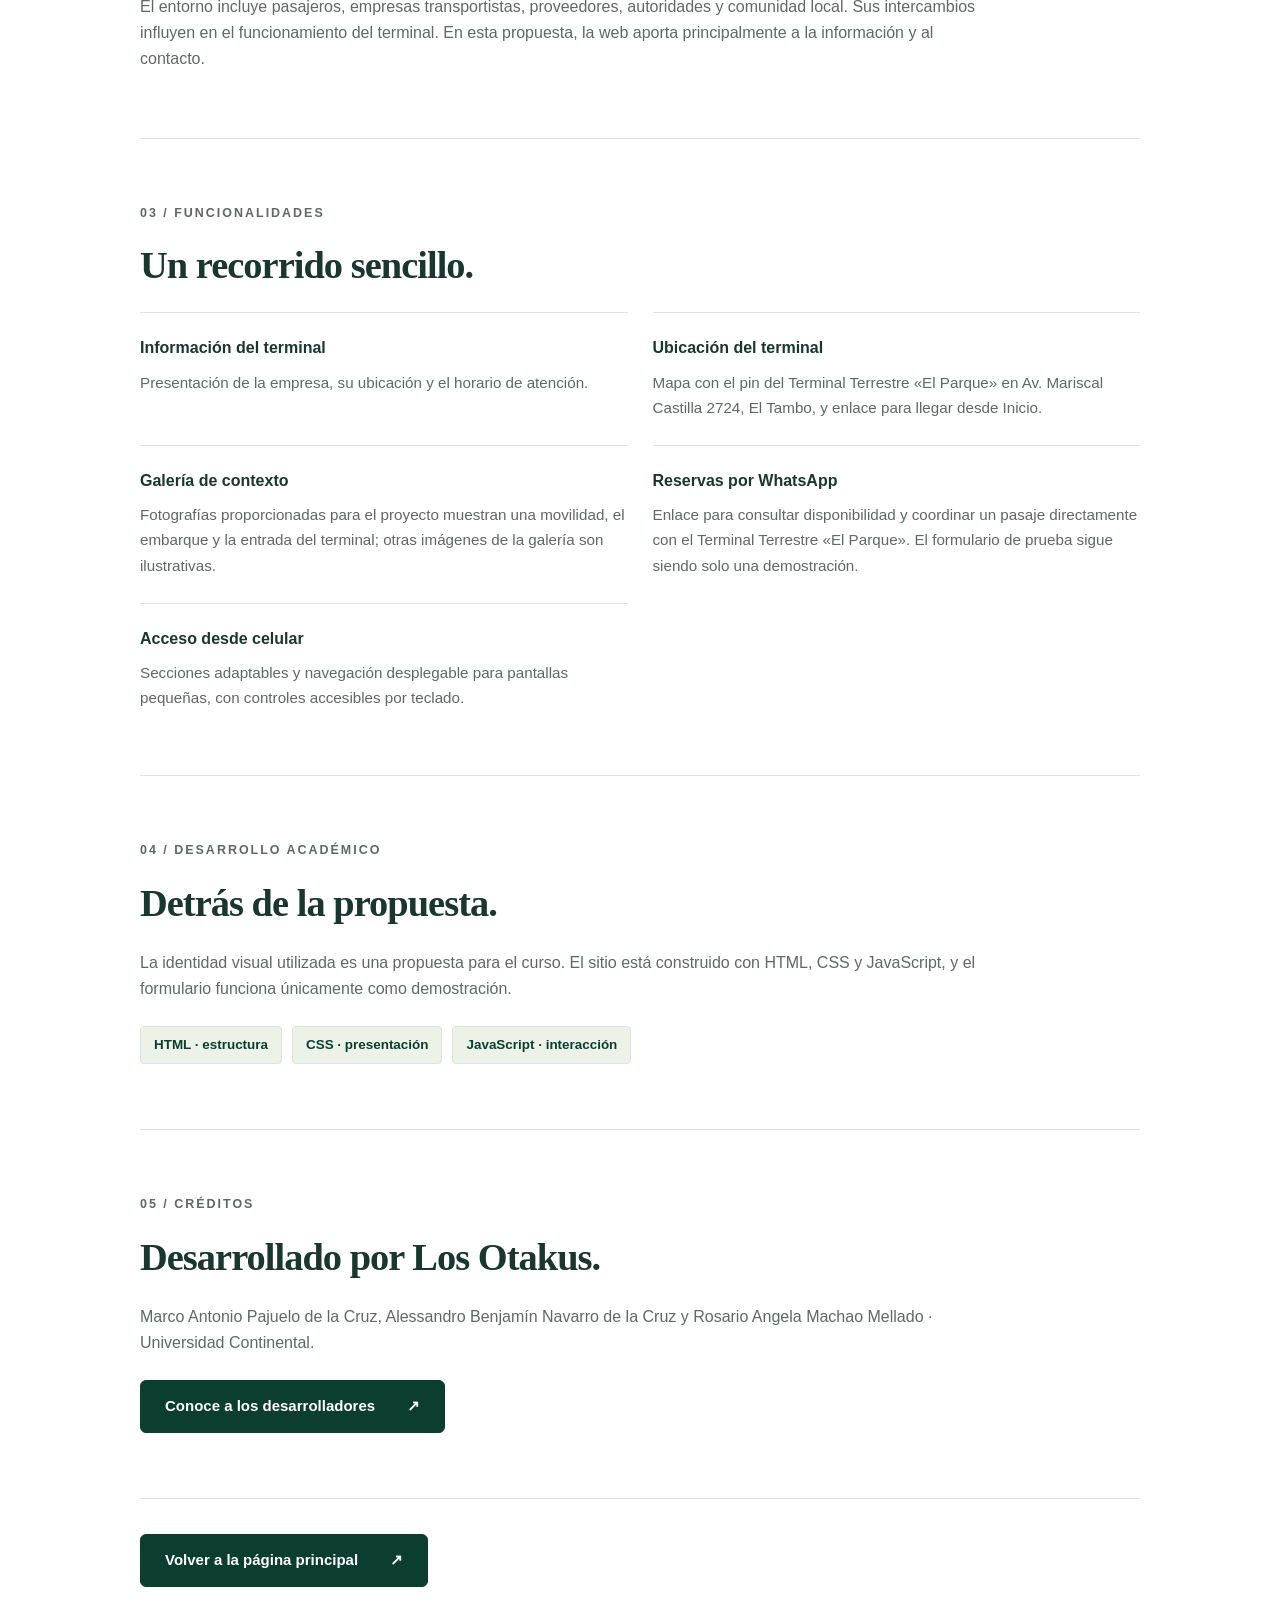
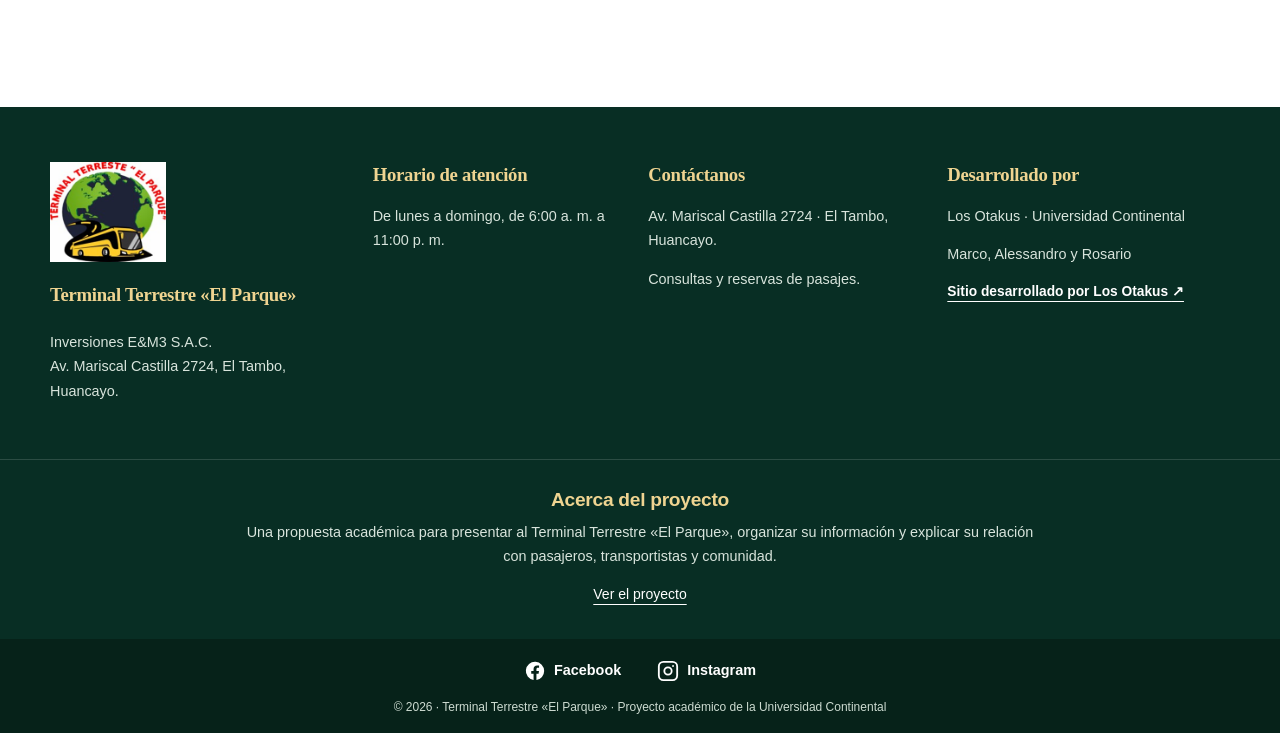
<file: HTML/proyecto.html>
<!doctype html>
<html lang="es">
<head>
  <meta charset="utf-8">

  <meta name="viewport" content="width=device-width,initial-scale=1">
  <meta name="description" content="El proyecto académico. Proyecto académico del Terminal Terrestre «El Parque» en El Tambo, Huancayo.">
  <meta name="theme-color" content="#0c3e30">
  <title>El proyecto académico · Terminal Terrestre «El Parque»</title>
  <link rel="icon" type="image/png" href="/IMAGENES/logo-principal.png">
  <link rel="stylesheet" href="/JS_CSS/base.css">
  <link rel="stylesheet" href="/JS_CSS/style.css">
  <script src="/JS_CSS/codigo.js" defer=""></script>
</head>
<body class="page-proyecto">
<a class="skip-link" href="#contenido">Saltar al contenido</a>
<div class="academic-bar"><div class="container"><span>PROYECTO ACADÉMICO · UNIVERSIDAD CONTINENTAL</span><span>El Tambo · Huancayo</span></div></div>
<header class="site-header"><div class="container nav-wrap">
  <a aria-label="Terminal Terrestre «El Parque», inicio" class="brand" href="/index.html"><img class="brand-logo" src="/IMAGENES/logo-principal.png" width="92" height="92" alt="Logo principal del Terminal Terrestre «El Parque»"><span class="brand-name">TERMINAL TERRESTRE<br>«EL PARQUE»</span></a>
  <button class="menu-toggle" type="button" aria-expanded="false" aria-controls="navegacion">Menú <span aria-hidden="true">☰</span></button>
  <nav id="navegacion" aria-label="Navegación principal"><a href="/index.html">Inicio</a><a href="/HTML/servicios.html">Servicios</a><a href="/HTML/galeria.html">Galería</a><a href="/HTML/nosotros.html">Nosotros</a><a href="/HTML/contactanos.html">Contáctanos</a></nav>
</div></header>
<main id="contenido">
<section class="project-intro"><div class="container"><a class="breadcrumb" href="/index.html">← Volver al terminal</a><p class="eyebrow">DISEÑO WEB · UNIVERSIDAD CONTINENTAL</p><h1>Una web para acercar<br>el terminal a sus usuarios.</h1><p class="lead">Propuesta digital para presentar al Terminal Terrestre «El Parque» y organizar su información desde una mirada de sistemas.</p><div class="project-meta"><div><strong>ASIGNATURA</strong>Introducción a la Ingeniería de Sistemas e Informática</div><div><strong>NRC</strong>41943</div><div><strong>DOCENTE</strong>Ninoska Cohaila</div></div></div></section>
<div class="container project-body">
<section aria-labelledby="problema"><p class="eyebrow">01 / PROPUESTA</p><h2 id="problema">Información en un solo lugar.</h2><div class="two-columns"><div><h3>Necesidad que se aborda</h3><p>Reunir la presentación, la ubicación y la orientación de contacto del terminal en una página consultable desde un celular. El informe empresarial describe actividades de coordinación e intercambio de información entre usuarios y transportistas.</p></div><div><h3>Por qué una página web</h3><p>El ejemplo de clase se adapta al Terminal Terrestre «El Parque». Una estructura clara permite encontrar datos y distinguir las funciones del terminal de las de cada transportista. La propuesta busca reducir la dispersión de información; su impacto real deberá evaluarse con usuarios.</p></div></div></section>
<section aria-labelledby="titulo-sistema" id="sistema"><p class="eyebrow">02 / TEORÍA GENERAL DE SISTEMAS</p><h2 id="titulo-sistema">Terminal Terrestre «El Parque» como sistema abierto.</h2><p>El modelo relaciona las necesidades del entorno con actividades de coordinación y atención. Es una representación conceptual basada en el informe de la empresa, no un organigrama verificado.</p><div aria-label="Modelo: entradas, procesos y salidas" class="system-flow" role="group"><article class="system-box"><h3>Entradas</h3><p>Consultas de usuarios.<br>Información de transportistas.<br>Recursos de trabajo.</p></article><span aria-hidden="true" class="flow-arrow">→</span><article class="system-box"><h3>Procesos</h3><p>Organizar información.<br>Orientar al visitante.<br>Coordinar actividades.</p></article><span aria-hidden="true" class="flow-arrow">→</span><article class="system-box"><h3>Salidas</h3><p>Usuarios orientados.<br>Información comunicada.<br>Actividades coordinadas.</p></article></div><div class="feedback">Retroalimentación: consultas y comentarios permiten revisar y mejorar la información.</div><p>El entorno incluye pasajeros, empresas transportistas, proveedores, autoridades y comunidad local. Sus intercambios influyen en el funcionamiento del terminal. En esta propuesta, la web aporta principalmente a la información y al contacto.</p></section>
<section aria-labelledby="titulo-funciones"><p class="eyebrow">03 / FUNCIONALIDADES</p><h2 id="titulo-funciones">Un recorrido sencillo.</h2><ul class="feature-list"><li><strong>Información del terminal</strong><p>Presentación de la empresa, su ubicación y el horario de atención.</p></li><li><strong>Ubicación del terminal</strong><p>Mapa con el pin del Terminal Terrestre «El Parque» en Av. Mariscal Castilla 2724, El Tambo, y enlace para llegar desde Inicio.</p></li><li><strong>Galería de contexto</strong><p>Fotografías proporcionadas para el proyecto muestran una movilidad, el embarque y la entrada del terminal; otras imágenes de la galería son ilustrativas.</p></li><li><strong>Reservas por WhatsApp</strong><p>Enlace para consultar disponibilidad y coordinar un pasaje directamente con el Terminal Terrestre «El Parque». El formulario de prueba sigue siendo solo una demostración.</p></li><li><strong>Acceso desde celular</strong><p>Secciones adaptables y navegación desplegable para pantallas pequeñas, con controles accesibles por teclado.</p></li></ul></section>
<section aria-labelledby="titulo-desarrollo"><p class="eyebrow">04 / DESARROLLO ACADÉMICO</p><h2 id="titulo-desarrollo">Detrás de la propuesta.</h2><p style="margin-top:24px">La identidad visual utilizada es una propuesta para el curso. El sitio está construido con HTML, CSS y JavaScript, y el formulario funciona únicamente como demostración.</p><div style="display:flex;flex-wrap:wrap;gap:10px;margin-top:23px"><span class="tag">HTML · estructura</span><span class="tag">CSS · presentación</span><span class="tag">JavaScript · interacción</span></div></section>
<section aria-labelledby="titulo-creditos"><p class="eyebrow">05 / CRÉDITOS</p><h2 id="titulo-creditos">Desarrollado por Los Otakus.</h2><p style="margin-top:24px">Marco Antonio Pajuelo de la Cruz, Alessandro Benjamín Navarro de la Cruz y Rosario Angela Machao Mellado · Universidad Continental.</p><a class="button button-dark" style="margin-top:24px" href="/HTML/desarrolladores.html">Conoce a los desarrolladores <span aria-hidden="true">↗</span></a></section>
<a class="button button-dark back-link" href="/index.html">Volver a la página principal <span aria-hidden="true">↗</span></a>
</div>
</main>
<footer class="site-footer footer-example">
<div class="container footer-columns">
  <div class="footer-identity"><img class="footer-logo" src="/IMAGENES/logo-principal.png" width="120" height="120" alt="Terminal Terrestre «El Parque»"><h3>Terminal Terrestre «El Parque»</h3><p>Inversiones E&amp;M3 S.A.C.<br>Av. Mariscal Castilla 2724, El Tambo, Huancayo.</p></div>
  <div><h3>Horario de atención</h3><p>De lunes a domingo, de 6:00 a. m. a 11:00 p. m.</p></div>
  <div><h3>Contáctanos</h3><p>Av. Mariscal Castilla 2724 · El Tambo, Huancayo.</p><p>Consultas y reservas de pasajes.</p></div>
  <div><h3>Desarrollado por</h3><p>Los Otakus · Universidad Continental</p><p>Marco, Alessandro y Rosario</p><a class="team-footer-link" href="/HTML/desarrolladores.html" target="_blank" rel="noopener noreferrer">Sitio desarrollado por Los Otakus <span aria-hidden="true">↗</span></a></div>
</div>
<div class="footer-project"><div class="container"><h3>Acerca del proyecto</h3><p>Una propuesta académica para presentar al Terminal Terrestre «El Parque», organizar su información y explicar su relación con pasajeros, transportistas y comunidad.</p><a href="/HTML/proyecto.html">Ver el proyecto</a></div></div>
<div class="footer-bottom"><div class="container"><div class="footer-socials"><a class="footer-social" href="https://www.facebook.com/share/14q87iAHQcx/" target="_blank" rel="noopener noreferrer" aria-label="Visitar el Facebook del Terminal Terrestre El Parque"><svg viewBox="0 0 24 24" width="22" height="22" aria-hidden="true" focusable="false"><path fill="currentColor" d="M22 12a10 10 0 1 0-11.56 9.88v-6.99H7.9V12h2.54V9.8c0-2.5 1.49-3.89 3.77-3.89 1.09 0 2.23.19 2.23.19v2.46h-1.26c-1.24 0-1.62.77-1.62 1.56V12h2.77l-.44 2.89h-2.33v6.99A10 10 0 0 0 22 12Z"/></svg><span>Facebook</span></a><a class="footer-social" href="https://www.instagram.com/terminalterrestreel?stkn=NjR1Y3lmdW9jODN5" target="_blank" rel="noopener noreferrer" aria-label="Visitar el Instagram del Terminal Terrestre El Parque"><svg viewBox="0 0 24 24" width="22" height="22" fill="none" stroke="currentColor" stroke-width="2" stroke-linecap="round" stroke-linejoin="round" aria-hidden="true" focusable="false"><rect x="2" y="2" width="20" height="20" rx="5"/><circle cx="12" cy="12" r="4"/><circle cx="17.5" cy="6.5" r="1" fill="currentColor" stroke="none"/></svg><span>Instagram</span></a></div><p>© 2026 · Terminal Terrestre «El Parque» · Proyecto académico de la Universidad Continental</p></div></div>
</footer>
</body>
</html>
</file>
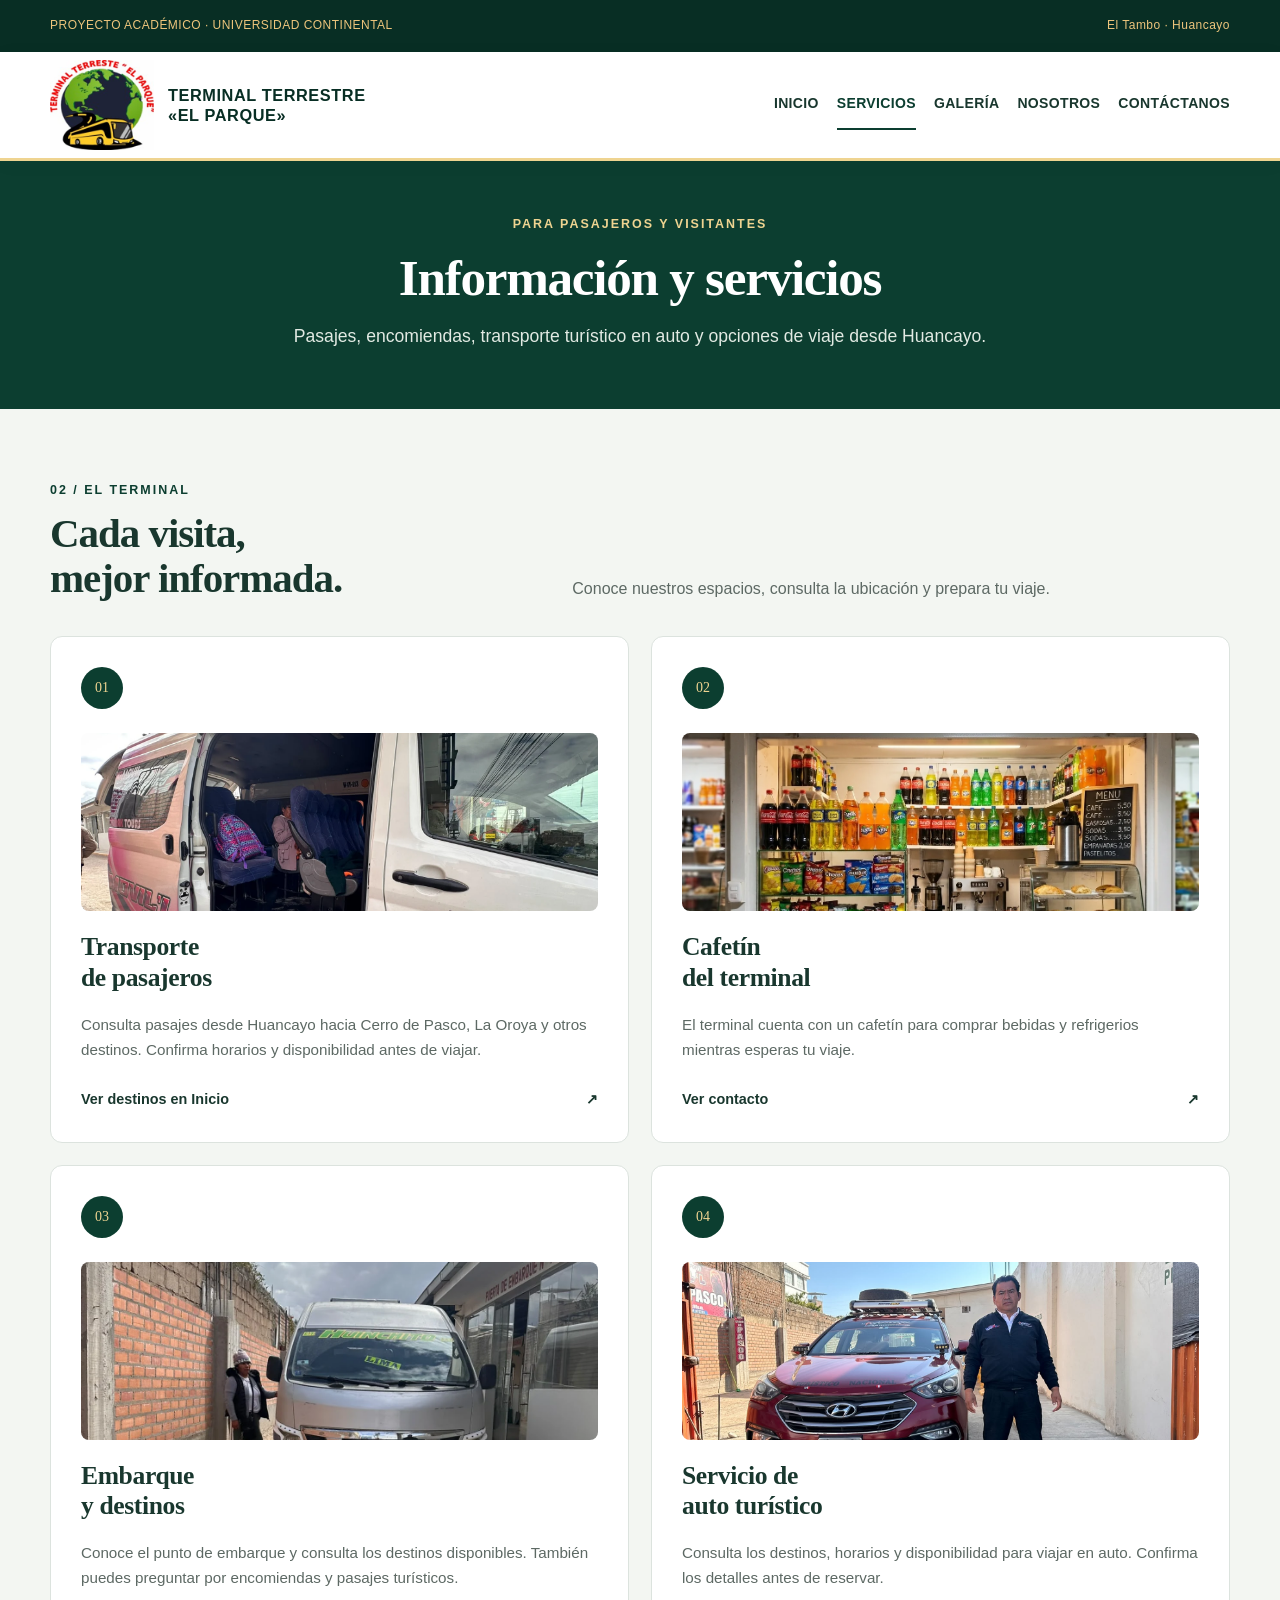
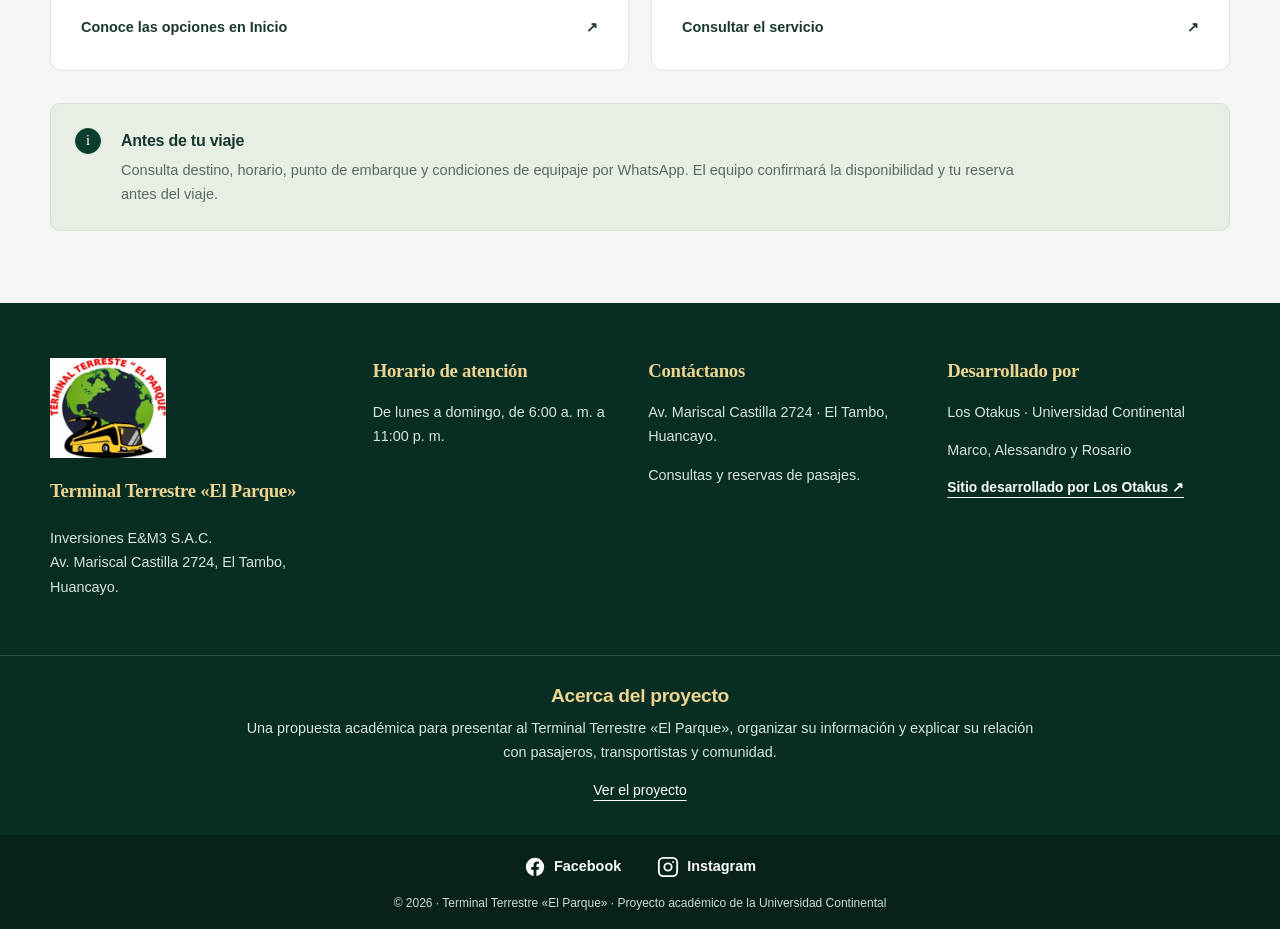
<file: HTML/servicios.html>
<!doctype html>
<html lang="es">
<head>
  <meta charset="utf-8">

  <meta name="viewport" content="width=device-width,initial-scale=1">
  <meta name="description" content="Información y servicios. Proyecto académico del Terminal Terrestre «El Parque» en El Tambo, Huancayo.">
  <meta name="theme-color" content="#0c3e30">
  <title>Información y servicios · Terminal Terrestre «El Parque»</title>
  <link rel="icon" type="image/png" href="/IMAGENES/logo-principal.png">
  <link rel="stylesheet" href="/JS_CSS/base.css">
  <link rel="stylesheet" href="/JS_CSS/style.css">
  <script src="/JS_CSS/codigo.js" defer=""></script>
</head>
<body class="page-servicios">
<a class="skip-link" href="#contenido">Saltar al contenido</a>
<div class="academic-bar"><div class="container"><span>PROYECTO ACADÉMICO · UNIVERSIDAD CONTINENTAL</span><span>El Tambo · Huancayo</span></div></div>
<header class="site-header"><div class="container nav-wrap">
  <a aria-label="Terminal Terrestre «El Parque», inicio" class="brand" href="/index.html"><img class="brand-logo" src="/IMAGENES/logo-principal.png" width="92" height="92" alt="Logo principal del Terminal Terrestre «El Parque»"><span class="brand-name">TERMINAL TERRESTRE<br>«EL PARQUE»</span></a>
  <button class="menu-toggle" type="button" aria-expanded="false" aria-controls="navegacion">Menú <span aria-hidden="true">☰</span></button>
  <nav id="navegacion" aria-label="Navegación principal"><a href="/index.html">Inicio</a><a aria-current="page" href="/HTML/servicios.html">Servicios</a><a href="/HTML/galeria.html">Galería</a><a href="/HTML/nosotros.html">Nosotros</a><a href="/HTML/contactanos.html">Contáctanos</a></nav>
</div></header>
<main id="contenido"><section class="page-intro"><div class="container"><p class="eyebrow">PARA PASAJEROS Y VISITANTES</p><h1>Información y servicios</h1><p>Pasajes, encomiendas, transporte turístico en auto y opciones de viaje desde Huancayo.</p></div></section><section aria-labelledby="titulo-servicios" class="services-section section" id="servicios"><div class="container">
<div class="section-heading horizontal"><div><p class="eyebrow">02 / EL TERMINAL</p><h2 id="titulo-servicios">Cada visita,<br>mejor informada.</h2></div><p>Conoce nuestros espacios, consulta la ubicación y prepara tu viaje.</p></div>
<div class="service-grid"><article class="service-card service-card-photo"><span class="service-index">01</span><img class="service-photo" src="/IMAGENES/movilidad-original.webp" width="1600" height="1200" alt="Movilidad con la puerta abierta y pasajeros abordando el vehículo" loading="lazy"><h3>Transporte<br>de pasajeros</h3><p>Consulta pasajes desde Huancayo hacia Cerro de Pasco, La Oroya y otros destinos. Confirma horarios y disponibilidad antes de viajar.</p><a href="/index.html">Ver destinos en Inicio <span aria-hidden="true">↗</span></a></article><article class="service-card service-card-photo"><span class="service-index">02</span><img class="service-photo" src="/IMAGENES/cafetin-terminal.webp" width="1195" height="896" alt="Imagen del cafetín del terminal" loading="lazy"><h3>Cafetín<br>del terminal</h3><p>El terminal cuenta con un cafetín para comprar bebidas y refrigerios mientras esperas tu viaje.</p><a href="/HTML/contactanos.html">Ver contacto <span aria-hidden="true">↗</span></a></article><article class="service-card service-card-photo"><span class="service-index">03</span><img class="service-photo" src="/IMAGENES/vehiculo-embarque.webp" width="1200" height="1600" alt="Vehículo de pasajeros en el punto de embarque del terminal" loading="lazy"><h3>Embarque<br>y destinos</h3><p>Conoce el punto de embarque y consulta los destinos disponibles. También puedes preguntar por encomiendas y pasajes turísticos.</p><a href="/index.html">Conoce las opciones en Inicio <span aria-hidden="true">↗</span></a></article><article class="service-card service-card-photo"><span class="service-index">04</span><img class="service-photo" src="/IMAGENES/transporte-turistico-huancayo.jpeg" width="1600" height="1200" alt="Auto rojo de servicio turístico junto a una persona" loading="lazy"><h3>Servicio de<br>auto turístico</h3><p>Consulta los destinos, horarios y disponibilidad para viajar en auto. Confirma los detalles antes de reservar.</p><a href="/HTML/contactanos.html">Consultar el servicio <span aria-hidden="true">↗</span></a></article></div>
<aside class="travel-note" id="antes-de-viajar"><span aria-hidden="true">i</span><div><h3>Antes de tu viaje</h3><p>Consulta destino, horario, punto de embarque y condiciones de equipaje por WhatsApp. El equipo confirmará la disponibilidad y tu reserva antes del viaje.</p></div></aside>
</div></section></main>
<footer class="site-footer footer-example">
<div class="container footer-columns">
  <div class="footer-identity"><img class="footer-logo" src="/IMAGENES/logo-principal.png" width="120" height="120" alt="Terminal Terrestre «El Parque»"><h3>Terminal Terrestre «El Parque»</h3><p>Inversiones E&amp;M3 S.A.C.<br>Av. Mariscal Castilla 2724, El Tambo, Huancayo.</p></div>
  <div><h3>Horario de atención</h3><p>De lunes a domingo, de 6:00 a. m. a 11:00 p. m.</p></div>
  <div><h3>Contáctanos</h3><p>Av. Mariscal Castilla 2724 · El Tambo, Huancayo.</p><p>Consultas y reservas de pasajes.</p></div>
  <div><h3>Desarrollado por</h3><p>Los Otakus · Universidad Continental</p><p>Marco, Alessandro y Rosario</p><a class="team-footer-link" href="/HTML/desarrolladores.html" target="_blank" rel="noopener noreferrer">Sitio desarrollado por Los Otakus <span aria-hidden="true">↗</span></a></div>
</div>
<div class="footer-project"><div class="container"><h3>Acerca del proyecto</h3><p>Una propuesta académica para presentar al Terminal Terrestre «El Parque», organizar su información y explicar su relación con pasajeros, transportistas y comunidad.</p><a href="/HTML/proyecto.html">Ver el proyecto</a></div></div>
<div class="footer-bottom"><div class="container"><div class="footer-socials"><a class="footer-social" href="https://www.facebook.com/share/14q87iAHQcx/" target="_blank" rel="noopener noreferrer" aria-label="Visitar el Facebook del Terminal Terrestre El Parque"><svg viewBox="0 0 24 24" width="22" height="22" aria-hidden="true" focusable="false"><path fill="currentColor" d="M22 12a10 10 0 1 0-11.56 9.88v-6.99H7.9V12h2.54V9.8c0-2.5 1.49-3.89 3.77-3.89 1.09 0 2.23.19 2.23.19v2.46h-1.26c-1.24 0-1.62.77-1.62 1.56V12h2.77l-.44 2.89h-2.33v6.99A10 10 0 0 0 22 12Z"/></svg><span>Facebook</span></a><a class="footer-social" href="https://www.instagram.com/terminalterrestreel?stkn=NjR1Y3lmdW9jODN5" target="_blank" rel="noopener noreferrer" aria-label="Visitar el Instagram del Terminal Terrestre El Parque"><svg viewBox="0 0 24 24" width="22" height="22" fill="none" stroke="currentColor" stroke-width="2" stroke-linecap="round" stroke-linejoin="round" aria-hidden="true" focusable="false"><rect x="2" y="2" width="20" height="20" rx="5"/><circle cx="12" cy="12" r="4"/><circle cx="17.5" cy="6.5" r="1" fill="currentColor" stroke="none"/></svg><span>Instagram</span></a></div><p>© 2026 · Terminal Terrestre «El Parque» · Proyecto académico de la Universidad Continental</p></div></div>
</footer>
</body>
</html>
</file>
<file: JS_CSS/base.css>
/* Paleta del proyecto: vino, dorado y blanco. Sin librerías ni compilación. */
:root{--wine:#771e2c;--wine-dark:#511521;--gold:#f2c86b;--ink:#222124;--muted:#62616a;--line:#e4e2e2;--paper:#fff;--light:#f6f5f5;--radius:6px;--max:1180px}
*{box-sizing:border-box}html{scroll-behavior:smooth;scroll-padding-top:110px}body{margin:0;background:var(--paper);color:var(--ink);font-family:Arial,Helvetica,sans-serif;font-size:16px;line-height:1.65}a{color:inherit;text-underline-offset:5px}button,input,select,textarea{font:inherit}button,a,input,select,textarea{-webkit-tap-highlight-color:transparent}button,a{touch-action:manipulation}img{display:block;max-width:100%}h1,h2,h3,p,figure{margin:0}h1,h2,h3{line-height:1.1}h1,h2{letter-spacing:-.045em}h2{font-size:clamp(2rem,4vw,3rem)}h3{font-size:1.35rem;letter-spacing:-.025em}p+p{margin-top:1rem}a:focus-visible,button:focus-visible,input:focus-visible,select:focus-visible,textarea:focus-visible,[tabindex]:focus-visible{outline:3px solid #1a74be;outline-offset:5px}a:hover{text-decoration-thickness:2px}.container{width:min(var(--max),calc(100% - 80px));margin:auto}.section{padding-top:100px;padding-bottom:100px}.eyebrow{font-size:.78rem;font-weight:700;letter-spacing:.15em;line-height:1.5;color:var(--wine);margin-bottom:22px}.lead{font-size:1.2rem;line-height:1.6}.fine-print{font-size:.85rem;line-height:1.6;color:var(--muted)}.text-link{display:inline-flex;gap:26px;align-items:center;font-weight:700;font-size:.95rem}.button{display:inline-flex;align-items:center;justify-content:center;gap:32px;min-height:52px;padding:14px 24px;border:0;border-radius:var(--radius);font-weight:700;font-size:.93rem;cursor:pointer;text-decoration:none;transition:background .15s,transform .15s}.button:hover{transform:translateY(-2px)}.button-dark{background:var(--wine);color:white}.button-dark:hover{background:var(--wine-dark)}.button-gold{background:var(--gold);color:var(--wine-dark)}.button-gold:hover{background:#ffe19a}.skip-link{position:absolute;top:0;left:20px;transform:translateY(-150%);z-index:50;padding:12px 20px;background:var(--ink);color:white}.skip-link:focus{transform:translateY(0)}
.academic-bar{background:var(--wine-dark);color:#fff;font-size:.78rem}.academic-bar .container{display:flex;justify-content:space-between;gap:16px;padding-top:8px;padding-bottom:8px}.academic-bar span{color:#edc57c}.site-header{position:sticky;top:0;z-index:10;background:#fff;border-bottom:1px solid var(--line)}.nav-wrap{display:flex;align-items:center;justify-content:space-between;min-height:94px;gap:35px}.brand{display:inline-flex;align-items:center;gap:12px;font-weight:900;font-size:1.16rem;letter-spacing:.03em;text-decoration:none;white-space:nowrap;line-height:1.1}.brand small{display:block;font-size:.61rem;font-weight:600;letter-spacing:.17em;margin-top:7px}.brand-mark{display:grid;place-items:center;width:46px;height:46px;border:1px solid var(--wine);border-radius:50%;font-family:Georgia,serif;font-size:2rem;font-weight:700;color:var(--wine)}nav{display:flex;align-items:center;gap:28px}nav a{font-size:.9rem;text-decoration:none;font-weight:600}nav a:hover{color:var(--wine)}.nav-contact{padding:10px 16px;border:1px solid var(--line);border-radius:var(--radius)}.nav-contact span{margin-left:16px}.menu-toggle{display:none}
.hero{padding:58px 0 64px}.hero-grid{display:grid;grid-template-columns:1.02fr 1fr;gap:50px;align-items:center}.hero-copy{padding:15px 0}.hero h1{font-size:clamp(2.8rem,5.4vw,4.65rem);line-height:1.02;font-weight:800}.hero h1 em{font-family:Georgia,'Times New Roman',serif;font-weight:400;color:var(--wine);letter-spacing:-.05em}.hero-intro{max-width:440px;margin-top:28px;color:var(--muted);font-size:1.05rem;line-height:1.7}.hero-actions{display:flex;align-items:center;gap:28px;margin-top:30px}.hero-footnote{display:flex;align-items:center;gap:15px;font-size:.8rem;color:var(--muted);margin-top:37px}.small-line{height:1px;width:34px;background:var(--wine)}.hero-visual{position:relative;min-height:535px;background:var(--wine-dark);overflow:hidden;border-radius:3px}.photo-space{position:absolute;inset:0;background:linear-gradient(160deg,#854250,#411820)}.hero-photo{position:absolute;width:100%;height:100%;object-fit:cover;inset:0}.hero-visual::after{content:'';position:absolute;inset:0;background:linear-gradient(0deg,rgba(32,18,22,.93),rgba(32,18,22,0) 80%)}.photo-caption{position:absolute;z-index:1;bottom:54px;left:38px;color:#fff;right:25px}.photo-caption>span{display:block;font-size:.72rem;font-weight:700;letter-spacing:.25em;color:var(--gold);margin-bottom:18px}.photo-caption strong{display:block;font-size:2.5rem;line-height:1.08;letter-spacing:-.035em}.photo-caption small{display:block;margin-top:18px;font-size:.9rem;color:#e9e4e5}.image-note{position:absolute;z-index:2;bottom:12px;left:38px;right:18px;font-size:.73rem;color:#f0e7e7;line-height:1.4}.identity-strip{background:var(--light);border-top:1px solid var(--line);border-bottom:1px solid var(--line)}.identity-grid{display:grid;grid-template-columns:1.2fr 1fr 1fr;padding-top:25px;padding-bottom:25px}.identity-grid>div{padding:0 34px;border-left:1px solid #d6d1d2}.identity-grid>div:first-child{padding-left:0;border:0}.identity-grid span{display:block;font-size:.78rem;color:var(--muted);margin-bottom:3px}.identity-grid strong{font-size:.96rem}
.section-heading{margin-bottom:42px}.about-grid{display:grid;grid-template-columns:1.08fr 1fr;gap:90px}.about-text p:not(.lead){color:var(--muted);font-size:1rem}.about-text .text-link{margin-top:22px}.purpose-list article{display:flex;gap:24px;padding:28px 0;border-top:1px solid var(--line)}.purpose-list article:first-child{padding-top:0;border-top:0}.purpose-list p{font-size:.96rem;margin-top:12px;color:var(--muted)}.purpose-number{font-family:Georgia,serif;font-size:2.3rem;line-height:1;color:var(--wine);width:34px;flex:none}.purpose-list .fine-print{font-size:.78rem;border-top:1px solid var(--line);padding-top:18px;margin:0}.services-section{background:var(--light)}.horizontal{display:flex;align-items:flex-end;justify-content:space-between;gap:50px}.horizontal>p{max-width:320px;color:var(--muted)}.service-grid{display:grid;grid-template-columns:repeat(3,1fr);gap:22px}.service-card{display:flex;flex-direction:column;background:white;padding:32px;border:1px solid #dfdada;border-top:3px solid var(--wine);border-radius:var(--radius);min-height:323px}.service-index{font-family:Georgia,serif;font-size:1.9rem;color:var(--wine);margin-bottom:29px;line-height:1}.service-card h3{font-size:1.45rem;line-height:1.2}.service-card p{font-size:.95rem;line-height:1.65;color:var(--muted);margin-top:18px;margin-bottom:26px}.service-card a{display:flex;justify-content:space-between;gap:15px;align-items:center;font-size:.9rem;font-weight:bold;margin-top:auto;text-decoration:none}.travel-note{display:flex;gap:20px;align-items:flex-start;margin-top:32px;border-top:1px solid #dad5d6;padding-top:27px}.travel-note>span{border:1px solid var(--wine);width:26px;height:26px;display:grid;place-items:center;border-radius:50%;flex:none;font-family:Georgia,serif;color:var(--wine);font-size:.9rem}.travel-note h3{font-size:1rem;line-height:1.6}.travel-note p{font-size:.91rem;color:var(--muted);margin-top:4px;max-width:900px}
.location-grid{display:grid;grid-template-columns:.93fr 1.1fr;gap:70px;align-items:center}.location-grid .lead{margin-top:25px;color:var(--muted)}.location-details{margin:30px 0 23px}.location-details>div{padding:15px 0;border-bottom:1px solid var(--line)}.location-details dt{font-size:.88rem;font-weight:bold;margin-bottom:6px}.location-details dd{margin:0;color:var(--muted);font-size:.94rem}.location-grid .text-link{margin-top:24px}.map-panel{background:#e5e5e5;position:relative;min-height:470px;border-radius:var(--radius);overflow:hidden;border:1px solid var(--line)}.map-panel iframe{position:absolute;inset:0;width:100%;height:100%;border:0}.map-label{position:absolute;bottom:20px;left:20px;right:20px;background:white;padding:17px 23px;display:flex;align-items:center;gap:16px;box-shadow:0 4px 15px #0001;pointer-events:none}.map-label strong{display:block;font-size:.85rem;letter-spacing:.08em}.map-label span:not(.map-dot){font-size:.8rem;color:var(--muted)}.map-dot{width:12px;height:12px;border:3px solid var(--wine);border-radius:50%}
.contact-section{background:var(--wine-dark);color:white}.contact-grid{display:grid;grid-template-columns:.9fr 1.1fr;gap:90px}.contact-copy .eyebrow{color:var(--gold)}.contact-copy h2{font-size:clamp(2.3rem,4.2vw,3.4rem)}.contact-copy>p:not(.eyebrow){max-width:350px;margin-top:25px;color:#ead6db}.demo-note{margin-top:40px;border-left:2px solid var(--gold);padding-left:20px;max-width:370px}.demo-note strong{font-size:.9rem;color:var(--gold)}.demo-note p{font-size:.9rem;color:#ead6db;line-height:1.65;margin-top:9px}.form-row{display:grid;grid-template-columns:1fr 1fr;gap:18px}.field{margin-bottom:19px}.field label{display:block;font-size:.89rem;margin-bottom:7px;font-weight:600}.field input,.field select,.field textarea{width:100%;border:1px solid #a47580;border-radius:4px;background:#fff;color:var(--ink);min-height:48px;padding:11px 13px;box-shadow:none}.field textarea{resize:vertical;min-height:126px}.field input[aria-invalid=true],.field select[aria-invalid=true],.field textarea[aria-invalid=true]{border:2px solid #ffd39b}.field input:focus-visible,.field select:focus-visible,.field textarea:focus-visible{outline-color:var(--gold);outline-offset:3px}.field-error{font-size:.81rem;color:#ffdfb4;display:block;line-height:1.45;margin-top:5px}.field-error:empty{display:none}.field-meta{display:flex;justify-content:space-between;gap:20px;align-items:start}.field-meta>span:last-child{font-size:.78rem;color:#e5cbd1;margin-left:auto}.form-result{font-size:.91rem;line-height:1.5}.form-result:not(:empty){padding:15px;border:1px solid #d0a2ad;margin-top:20px;border-radius:4px}.form-result.is-success{color:white;border-color:var(--gold);background:#682132}.form-result.is-error{color:#ffdfb4}
.site-footer{background:#f7f5f6;padding:36px 0 20px}.footer-top{display:flex;align-items:center;justify-content:space-between;gap:35px;padding-bottom:30px}.footer-top p{font-size:.85rem;color:var(--muted);line-height:1.8}.footer-top>a:last-child{font-size:.88rem;font-weight:bold}.footer-bottom{border-top:1px solid #ddd7d9;padding-top:20px;display:flex;gap:30px;justify-content:space-between;font-size:.74rem;color:var(--muted)}
/* Página adicional del proyecto y de sus desarrolladores. */
.project-intro{background:var(--wine-dark);color:white;padding:75px 0}.project-intro .eyebrow{color:var(--gold)}.project-intro h1{font-size:clamp(2.5rem,5vw,4.4rem);max-width:840px}.project-intro .lead{max-width:710px;color:#ead6db;margin-top:25px}.project-intro .breadcrumb{font-size:.85rem;display:inline-block;color:#ead6db;margin-bottom:35px}.project-meta{display:flex;flex-wrap:wrap;gap:22px 40px;margin-top:40px;border-top:1px solid #a4727c;padding-top:25px;font-size:.86rem}.project-meta strong{display:block;color:var(--gold);font-size:.75rem;letter-spacing:.08em;margin-bottom:4px}.project-body{max-width:1000px}.project-body>section{padding:65px 0;border-bottom:1px solid var(--line)}.project-body h2{font-size:2.3rem;margin-bottom:25px}.project-body p{max-width:850px;color:var(--muted)}.two-columns{display:grid;grid-template-columns:1fr 1fr;gap:40px}.two-columns h3{margin-bottom:15px}.tag{display:inline-block;background:var(--light);padding:7px 13px;border:1px solid var(--line);border-radius:4px;font-size:.84rem;font-weight:bold}.developer-card{border-left:4px solid var(--wine);background:var(--light);padding:28px;margin-top:25px}.developer-card h3{margin-bottom:12px}.developer-card p{font-size:.96rem}.system-flow{display:grid;grid-template-columns:1fr 30px 1fr 30px 1fr;align-items:stretch;gap:12px;margin:30px 0 12px}.system-box{padding:25px 22px;border:1px solid #ded4d6;border-radius:var(--radius);background:var(--light)}.system-box h3{color:var(--wine);font-size:1.1rem;margin-bottom:12px}.system-box p{font-size:.91rem}.flow-arrow{display:flex;align-items:center;justify-content:center;color:var(--wine);font-size:1.8rem}.feedback{border:1px dashed var(--wine);border-radius:4px;text-align:center;padding:15px;font-size:.9rem;color:var(--wine);margin-bottom:22px}.feature-list{list-style:none;padding:0;margin:0;display:grid;grid-template-columns:1fr 1fr;gap:25px}.feature-list li{border-top:1px solid var(--line);padding-top:22px}.feature-list strong{display:block;margin-bottom:8px}.feature-list p{font-size:.95rem}.credits-list{padding-left:22px;color:var(--muted)}.credits-list li+li{margin-top:12px}.back-link{margin:35px 0 50px}.status-tag{font-weight:600;color:var(--wine)}
@media(min-width:1600px){.hero-visual{min-height:560px}}
@media(max-width:1050px){.container{width:calc(100% - 48px)}nav{gap:16px}.nav-wrap{gap:20px}.hero-grid{gap:32px}.hero-visual{min-height:495px}.hero-actions{gap:20px;flex-wrap:wrap}.about-grid,.location-grid,.contact-grid{gap:45px}.service-card{padding:26px}.footer-top{gap:25px}.brand{font-size:1.02rem}}
@media(max-width:780px){html{scroll-padding-top:90px}.container{width:calc(100% - 40px)}.academic-bar span{display:none}.academic-bar .container{font-size:.71rem}.nav-wrap{min-height:78px;flex-wrap:wrap;gap:0}.brand{font-size:1.08rem}.brand-mark{width:42px;height:42px;font-size:1.8rem}.menu-toggle{display:flex;align-items:center;gap:13px;background:white;border:1px solid var(--line);padding:9px 12px;border-radius:4px;color:var(--ink);font-size:.86rem}nav{display:none;flex-basis:100%;padding:14px 0 20px;flex-direction:column;align-items:stretch;gap:0}nav.is-open{display:flex}nav a{padding:13px 9px;border-top:1px solid var(--line)}nav .nav-contact{margin-top:10px;text-align:center;border:1px solid var(--wine);color:var(--wine)}.hero{padding:32px 0 40px}.hero-grid{grid-template-columns:1fr;gap:34px}.hero h1{font-size:clamp(2.9rem,9.5vw,4.5rem)}.hero-copy{padding:5px 0}.hero-intro{max-width:560px;margin-top:22px}.hero-actions{gap:24px;margin-top:25px}.hero-footnote{margin-top:26px}.hero-visual{min-height:430px}.identity-grid{grid-template-columns:1fr;padding:12px 0}.identity-grid>div,.identity-grid>div:first-child{padding:13px 0;border:0;border-bottom:1px solid #dfdadd;display:flex;justify-content:space-between;align-items:center;gap:20px}.identity-grid>div:last-child{border:0}.identity-grid span{font-size:.74rem}.identity-grid strong{font-size:.87rem;text-align:right}.section{padding-top:65px;padding-bottom:65px}.section-heading{margin-bottom:33px}.about-grid,.location-grid,.contact-grid{grid-template-columns:1fr;gap:38px}.about-grid{gap:38px}.purpose-list{padding-top:30px;border-top:1px solid var(--line)}.horizontal{display:block}.horizontal>p{margin-top:25px;max-width:550px}.service-grid{grid-template-columns:1fr;gap:17px}.service-card{min-height:0;padding:28px;display:grid;grid-template-columns:40px 1fr;gap:0 20px}.service-index{grid-row:1/4;font-size:1.5rem;margin:0}.service-card p{margin:13px 0 21px}.service-card a{grid-column:2}.travel-note{padding-top:25px}.map-panel{min-height:410px}.contact-copy>p:not(.eyebrow),.demo-note{max-width:none}.demo-note{margin-top:28px}.footer-top{align-items:flex-start;flex-wrap:wrap;gap:28px}.footer-top p{flex-basis:calc(100% - 260px)}.footer-bottom{flex-direction:column;gap:8px}.two-columns,.feature-list{grid-template-columns:1fr;gap:25px}.project-intro{padding:48px 0}.project-body>section{padding:45px 0}.system-flow{grid-template-columns:1fr;gap:8px}.flow-arrow{transform:rotate(90deg);height:28px}.project-meta{gap:22px}}
@media(max-width:420px){.container{width:calc(100% - 32px)}.brand{font-size:.97rem;gap:9px}.brand small{font-size:.53rem}.brand-mark{width:38px;height:38px}.hero h1{font-size:2.7rem}.hero .eyebrow{font-size:.69rem}.hero-actions{gap:20px}.hero-actions .button{padding:13px 18px;gap:20px}.hero-actions .text-link{font-size:.87rem;gap:12px}.hero-visual{min-height:370px}.photo-caption{left:26px;bottom:52px}.photo-caption strong{font-size:2.2rem}.image-note{left:26px;font-size:.7rem}.identity-grid>div{gap:14px}.identity-grid strong{font-size:.78rem}.form-row{grid-template-columns:1fr;gap:0}.footer-top p{flex-basis:100%}.service-card{padding:24px 20px;grid-template-columns:30px 1fr;gap:0 14px}.service-card h3{font-size:1.3rem}.service-card a{font-size:.86rem}.map-panel{min-height:350px}}
@media(prefers-reduced-motion:reduce){html{scroll-behavior:auto}*,*::before,*::after{transition:none!important}}

/* Adaptación de la distribución del ejemplo Agua Clárida a El Parque. */
.hero-banner{position:relative;isolation:isolate;overflow:hidden;background:#25171a;padding:0;color:white}
.hero-banner::after{content:'';position:absolute;inset:0;z-index:-1;background:linear-gradient(90deg,rgba(26,15,19,.90) 0%,rgba(31,19,24,.7) 38%,rgba(34,22,26,.14) 100%)}
.banner-photo{position:absolute;inset:0;width:100%;height:100%;object-fit:cover;object-position:center 50%;z-index:-2}
.banner-content{position:relative;padding-top:90px;padding-bottom:82px;min-height:565px}
.hero-banner h1{font-size:clamp(3.1rem,6.6vw,5.5rem);line-height:1.04;max-width:680px;color:white}
.hero-banner h1 em{color:var(--gold)}
.hero-banner .eyebrow{color:#f6d995}
.hero-banner .hero-intro{color:#fff;max-width:480px;font-size:1.1rem}
.button-outline{border:1px solid #e9d8d2;background:transparent;color:white}
.button-outline:hover{background:#ffffff16}
.banner-caption{position:relative;font-size:.78rem;color:#f1e8e8;padding-bottom:17px;line-height:1.6}
.about-section{background:var(--wine);color:white}
.about-section .eyebrow,.about-section .purpose-number{color:var(--gold)}
.about-section .about-text p:not(.lead),.about-section .purpose-list p{color:#f0e1e4}
.about-section .purpose-list article,.about-section .purpose-list .fine-print,.about-section .purpose-list{border-color:#af7983}
.about-section .text-link{color:white}
.gallery-section{background:#fff}
.gallery-feature{border:1px solid var(--line);border-radius:6px;overflow:hidden}
.gallery-feature>a{display:block;position:relative;background:#eee}
.gallery-feature img{width:100%;height:430px;object-fit:cover;object-position:center 55%}
.gallery-open{position:absolute;right:22px;bottom:22px;display:flex;align-items:center;gap:25px;padding:10px 17px;background:#fff;font-size:.9rem;font-weight:600;border-radius:4px;box-shadow:0 2px 8px #0002}
.gallery-feature figcaption{display:flex;justify-content:space-between;gap:30px;padding:22px 26px;align-items:center}
.gallery-feature figcaption strong{font-size:1rem}.gallery-feature figcaption p{font-size:.92rem;color:var(--muted);margin-top:5px}
.gallery-feature figcaption>a{font-size:.86rem;white-space:nowrap}
.gallery-note{font-size:.86rem;color:var(--muted);margin-top:17px;max-width:850px}
.gallery-section+section{border-top:1px solid var(--line)}
.footer-example{background:var(--wine-dark);color:white;padding-top:52px}
.footer-columns{display:grid;grid-template-columns:1.18fr 1fr 1.15fr 1fr;gap:36px;padding-bottom:35px}
.footer-columns h3{font-size:1rem;line-height:1.4;margin-bottom:17px;color:var(--gold)}
.footer-columns p{font-size:.88rem;line-height:1.75;color:#ead6db;margin-top:0}.footer-columns p+p{margin-top:12px}
.footer-columns>div:first-child p{margin-top:22px}
.footer-columns>div>a:not(.brand){display:block;font-size:.86rem;line-height:1.6;margin-top:14px}
.footer-example .brand-mark{color:var(--gold);border-color:var(--gold)}
.footer-example .footer-bottom{border-color:#99626e;color:#e7cbd2}
@media(max-width:1050px){.footer-columns{grid-template-columns:1fr 1fr;gap:38px 50px}.banner-content{min-height:530px;padding-top:75px;padding-bottom:65px}}
@media(max-width:780px){.banner-content{min-height:500px;padding-top:65px;padding-bottom:60px}.hero-banner::after{background:linear-gradient(90deg,rgba(26,15,19,.90),rgba(31,19,24,.40))}.hero-banner h1{font-size:clamp(3.3rem,11vw,4.7rem)}.hero-banner .hero-intro{font-size:1rem;max-width:450px}.banner-caption{font-size:.75rem}.gallery-feature img{height:330px}.gallery-feature figcaption{display:block;padding:20px}.gallery-feature figcaption>a{display:inline-block;margin-top:13px}.gallery-open{right:14px;bottom:14px;font-size:.83rem;padding:9px 13px}.footer-columns{gap:35px}.footer-example .brand{white-space:normal}.footer-example .brand-mark{flex:none}}
@media(max-width:480px){.banner-content{min-height:510px;padding-top:50px;padding-bottom:45px}.hero-banner h1{font-size:3.2rem}.hero-banner .eyebrow{font-size:.72rem;max-width:270px}.hero-banner .hero-actions{flex-direction:column;align-items:flex-start;gap:14px}.hero-banner .button{min-width:218px}.gallery-feature img{height:280px}.footer-columns{grid-template-columns:1fr;gap:29px}}
</file>
<file: JS_CSS/style.css>
/* Organización inspirada en la referencia del curso, con identidad de El Parque. */
:root{--wine:#0c3e30;--wine-dark:#082e24;--gold:#efd491;--ink:#19372e;--muted:#5d6964;--line:#dce3de;--light:#f3f6f2;--radius:12px;--max:1180px}
body{background:#fff;color:var(--ink);font-family:Arial,Helvetica,sans-serif;font-size:16px;line-height:1.65}
h1,h2{font-family:Georgia,'Times New Roman',serif;font-weight:700;letter-spacing:-.025em;line-height:1.12}
h3{line-height:1.25;letter-spacing:-.015em}
p{overflow-wrap:break-word}
a,button{touch-action:manipulation}
a:focus-visible,button:focus-visible{outline:3px solid #bd820d;outline-offset:5px}
.academic-bar{padding:8px 0;background:var(--wine-dark);color:#fff;font-size:.75rem;letter-spacing:.04em}
.academic-bar .container{display:flex;justify-content:space-between;gap:20px}
.site-header{position:sticky;top:0;background:#fff;border-bottom:3px solid var(--gold);box-shadow:0 3px 18px #1237270a;z-index:20}
.nav-wrap{min-height:106px;gap:32px;padding-top:6px;padding-bottom:6px}
.brand{display:flex;gap:14px;align-items:center;color:var(--wine-dark);font-size:1.55rem;line-height:1.05;text-decoration:none;letter-spacing:.01em}
.brand-logo{width:90px;height:90px;object-fit:contain;flex-shrink:0;border-radius:50%}
.brand small{font-size:.65rem;letter-spacing:.14em;margin-top:8px;font-weight:700}
#navegacion{display:flex;align-items:center;gap:18px}
#navegacion a{padding:13px 0;font-size:.875rem;text-transform:uppercase;font-weight:700;text-decoration:none;letter-spacing:.025em;color:var(--ink);border-bottom:2px solid transparent}
#navegacion a:hover,#navegacion a[aria-current=page]{color:var(--wine);border-color:var(--wine)}
#navegacion a.nav-reserve{padding:11px 15px;border:1px solid var(--gold);border-radius:6px;background:var(--gold);color:var(--wine-dark);white-space:nowrap}
#navegacion a.nav-reserve:hover{background:#f9e3b0;border-color:#f9e3b0}
.menu-toggle{border:1px solid var(--line);background:white;color:var(--wine);border-radius:6px}
.button{border-radius:6px;min-height:48px;padding:13px 24px;font-size:.9375rem;justify-content:center}
.button-dark{color:white;background:var(--wine);border:1px solid var(--wine)}
.button-dark:hover{background:var(--wine-dark)}
.button-gold{color:#123226;background:var(--gold);border:1px solid var(--gold)}
.button-gold:hover{background:#f9e3b0}
.button-outline{color:#fff;background:transparent;border:1px solid #ffffffad}
.button-outline:hover{background:#fff;color:var(--wine)}
.welcome-banner{position:relative;min-height:515px;display:flex;align-items:center;justify-content:center;text-align:center;isolation:isolate;overflow:hidden;color:#fff}
.welcome-banner:after{content:"";position:absolute;inset:0;background:linear-gradient(90deg,#052b23bc,#052b238f,#052b23bc);z-index:-1}
.welcome-photo{position:absolute;inset:0;width:100%;height:100%;object-fit:cover;object-position:center 49%;z-index:-2}
.welcome-content{padding-top:64px;padding-bottom:78px}
.welcome-content .eyebrow{color:var(--gold);font-size:.8rem;letter-spacing:.2em;margin-bottom:20px}
.welcome-content h1{font-size:clamp(2.6rem,5.1vw,4.7rem);color:#fff;margin:0 0 20px;line-height:1.06}
.welcome-content h1 em{color:var(--gold);font-style:italic}
.welcome-content>p:not(.eyebrow){font-size:1.15rem;line-height:1.6;max-width:660px;margin:auto;color:#fff}
.hero-actions{display:flex;justify-content:center;align-items:center;flex-wrap:wrap;gap:14px;margin-top:28px}
.welcome-credit{position:absolute;bottom:15px;left:20px;right:20px;font-size:.75rem;color:#f3f5f0}
.welcome-credit a{color:inherit}
.section{padding:72px 0}
.section-heading{margin-bottom:34px}
.section-heading h2{font-size:clamp(2rem,3.2vw,2.85rem)}
.section-heading .eyebrow{margin-bottom:11px}
.section-heading>p:last-child:not(.eyebrow){margin:15px auto 0;max-width:600px;color:var(--muted)}
.eyebrow{font-size:.78rem;color:var(--wine);letter-spacing:.16em}
.centered{text-align:center}
.explore-section{background:var(--light)}
.explore-grid{display:grid;grid-template-columns:repeat(3,minmax(0,1fr));gap:26px}
.explore-card{background:#fff;border:1px solid #dce4dd;box-shadow:0 8px 24px #0c3e3008;border-radius:12px;overflow:hidden;display:flex;flex-direction:column;transition:transform .2s,box-shadow .2s}
.explore-card:hover{transform:translateY(-4px);box-shadow:0 12px 28px #0c3e3014}
.card-photo{height:218px;background:#eef1eb;overflow:hidden}
.card-photo img{width:100%;height:100%;object-fit:cover}
.card-emblem{background:#fff;padding:10px}
.card-emblem img{object-fit:contain}
.card-copy{text-align:center;padding:26px 26px 29px;flex:1}
.card-copy h3{font-size:1.22rem;margin-bottom:12px}
.card-copy p{color:var(--muted);font-size:.96rem;line-height:1.6}
.explore-card>a{display:flex;align-items:center;justify-content:center;gap:16px;background:var(--wine);color:#fff;padding:15px 20px;font-weight:700;font-size:.925rem;text-decoration:none}
.explore-card>a:hover{background:var(--wine-dark)}
.card-contact{height:218px;display:flex;flex-direction:column;justify-content:center;padding:24px 34px;background:var(--gold);color:var(--wine-dark);gap:9px}
.card-contact strong{font-family:Georgia,'Times New Roman',serif;font-size:2rem;line-height:1.1}
.card-contact>span:last-child{font-size:.875rem}
.card-number{font-weight:700;font-size:.68rem;letter-spacing:.2em}
.centered-action{text-align:center;margin-top:32px}
.about-band{padding:60px 0;text-align:center;background:var(--wine);color:#fff}
.about-band .eyebrow{color:var(--gold);margin-bottom:15px}
.about-band h2{font-size:clamp(1.9rem,3vw,2.8rem);max-width:850px;margin:0 auto 22px}
.about-band p:not(.eyebrow){max-width:770px;margin:0 auto 25px;color:#e9f0ea}
.visit-grid{display:grid;grid-template-columns:minmax(0,1.05fr) minmax(0,1fr);gap:32px;align-items:start}
.visit-location{border:1px solid var(--line);border-radius:12px;overflow:hidden}
.visit-map{height:338px;background:#e5eae3}
.visit-map iframe{border:0;width:100%;height:100%;display:block}
.visit-info{padding:26px}
.visit-info h3{font-size:1.35rem;margin-bottom:10px}
.visit-info p{color:var(--muted);margin-bottom:14px}
.contact-box{padding:30px;background:#f3f6f2;border-radius:12px;border:1px solid var(--line)}
.contact-box>h3{font-family:Georgia,'Times New Roman',serif;font-size:1.8rem;margin-bottom:10px}
.form-intro{font-size:.875rem;color:var(--muted);margin-bottom:22px}
.field label{color:var(--ink);font-weight:700;font-size:.9rem}
.field input,.field select,.field textarea{background:#fff;border:1px solid #bcc9c1;color:var(--ink);border-radius:6px;min-width:0;font-size:1rem}
.field input:focus,.field select:focus,.field textarea:focus{outline:2px solid var(--wine);outline-offset:2px}
.field-error{color:#a22b20}
.field-meta{color:var(--muted)}
.field-meta>span:last-child{color:var(--muted)}
.form-result.is-success{color:#0b5a38;background:#e0f1e4;border:1px solid #a8cbb2;padding:12px;border-radius:6px}
.form-result.is-error{color:#9a261b}
.contact-box .form-row{gap:16px}
.contact-box .button{width:100%;margin-top:8px}
.page-intro{padding:54px 0 58px;text-align:center;background:var(--wine);color:#fff}
.page-intro .eyebrow{color:var(--gold);margin-bottom:15px}
.page-intro h1{font-size:clamp(2.2rem,4vw,3.45rem);margin-bottom:16px}
.page-intro p:last-child{color:#e2eae3;max-width:740px;margin:auto;font-size:1.1rem}
.identity-strip{background:var(--light);border-bottom:1px solid var(--line);padding:25px 0}
.identity-grid{gap:28px}
.identity-grid span{font-size:.8rem;color:var(--muted)}
.identity-grid strong{font-size:1rem;color:var(--ink)}
.about-grid{gap:58px;grid-template-columns:1fr 1fr}
.about-section{background:#fff;color:var(--ink)}
.about-section .eyebrow,.about-section .purpose-number,.about-section .text-link{color:var(--wine)}
.about-section .about-text p:not(.lead),.about-section .purpose-list p{color:var(--muted)}
.about-section .purpose-list article,.about-section .purpose-list .fine-print,.about-section .purpose-list{border-color:var(--line)}
.purpose-list article{background:#f4f7f3;padding:24px;border-radius:10px;border:0;margin-bottom:16px}
.purpose-list article:first-child{padding-top:24px}
.purpose-number{color:var(--wine);background:#e0eadd;min-width:42px;border-radius:50%;font-family:Georgia,serif}
.purpose-list h3{font-size:1.2rem}
.reservation-panel{align-self:start;padding:34px;background:#f4f7f3;border:1px solid var(--line);border-radius:12px}
.reservation-panel .eyebrow{margin-bottom:12px}
.reservation-panel h3{font-size:1.8rem;color:var(--wine-dark)}
.reservation-panel p:not(.eyebrow){color:var(--muted);margin:18px 0 25px}
.contact-whatsapp{margin-top:25px}
.developer-section{background:var(--light)}
.student-card{display:flex;align-items:center;gap:35px;padding:40px;background:#fff;border:1px solid var(--line);border-radius:12px;max-width:880px;margin:0 auto}
.student-monogram{display:flex;align-items:center;justify-content:center;flex-shrink:0;width:130px;height:130px;border-radius:50%;font-family:Georgia,serif;font-size:3.5rem;background:var(--wine);color:var(--gold)}
.student-card h3{font-size:1.5rem;margin:8px 0 13px}
.student-card p{color:var(--muted)}
.student-card .eyebrow{color:var(--wine)}
.student-course{font-size:.875rem;margin:16px 0}
.services-section{background:var(--light)}
.service-card{border:1px solid var(--line);border-radius:12px;background:#fff;padding:30px}
.service-card h3{font-family:Georgia,'Times New Roman',serif;font-size:1.6rem}
.service-card .service-index{background:var(--wine);color:var(--gold);width:42px;height:42px;display:inline-flex;align-items:center;justify-content:center;border-radius:50%;font-size:.875rem;margin-bottom:24px}
.service-card-photo{display:flex;flex-direction:column}
.service-card-photo .service-photo{width:100%;height:178px;object-fit:cover;object-position:center 34%;border-radius:8px;margin:0 0 21px}
.service-card-photo .service-index{flex:none}
.travel-note{background:#e7eee4;border:1px solid #d8e2d4;border-radius:10px;padding:24px}
.travel-note>span{background:var(--wine);color:#fff}
.gallery-grid{display:grid;grid-template-columns:repeat(3,minmax(0,1fr));gap:24px}
.gallery-card{min-width:0;overflow:hidden;border:1px solid var(--line);border-radius:14px;background:#fff;box-shadow:0 9px 25px #18352612;transition:transform .2s ease,box-shadow .2s ease}
.gallery-card:hover{transform:translateY(-4px);box-shadow:0 16px 32px #18352621}
.gallery-card img{display:block;width:100%;height:225px;object-fit:cover}
.gallery-card:nth-child(2) img{object-position:center 20%}
.gallery-card:nth-child(6) img{object-position:center 32%}
.gallery-card-copy{padding:23px 24px 27px}
.gallery-card-copy span{display:block;color:var(--wine);font-size:.73rem;font-weight:800;letter-spacing:.16em}
.gallery-card-copy h3{margin:10px 0 9px;font:700 1.42rem Georgia,'Times New Roman',serif;color:var(--wine-dark)}
.gallery-card-copy p{color:var(--muted);font-size:.93rem;line-height:1.55}
.gallery-note{margin-top:24px;font-size:.88rem;color:var(--muted)}
.location-grid{gap:50px;align-items:center}
.location-details dt{color:var(--wine)}
.map-panel{border:1px solid var(--line);border-radius:12px;overflow:hidden}
.map-label{background:white}
.map-dot{background:var(--wine)}
.contact-section{background:var(--wine);color:#fff}
.contact-copy .eyebrow{color:var(--gold)}
.contact-section .contact-copy>p{color:#e2ebe4}
.contact-section h2{font-size:clamp(2rem,3.3vw,3rem)}
.contact-section form{background:#fff;border-radius:12px;padding:30px;color:var(--ink)}
.contact-section .demo-note{background:#ffffff0d;border:1px solid #ffffff29;color:#fff;border-radius:8px}
.contact-section .demo-note p{color:#e2ebe4}
.site-footer{background:var(--wine-dark);color:#fff;padding:0}
.footer-columns{display:grid;grid-template-columns:1.2fr 1fr 1.1fr 1.2fr;gap:40px;padding:55px 0 42px;align-items:start}
.footer-columns h3{font-family:Georgia,'Times New Roman',serif;font-size:1.17rem;margin:0 0 16px;color:var(--gold)}
.footer-columns p{color:#d8e4dc;font-size:.9rem;line-height:1.7;margin-bottom:14px}
.footer-columns a{color:#fff;font-size:.875rem;display:block;margin-top:12px}
.footer-logo{width:100px;height:100px;object-fit:contain;border-radius:50%;margin:0 0 20px;background:#fff}
.footer-project{border-top:1px solid #ffffff24;text-align:center;padding:28px 0 32px}
.footer-project h3{font-size:1.2rem;color:var(--gold);margin-bottom:9px}
.footer-project p{max-width:800px;margin:0 auto 12px;color:#d8e4dc;font-size:.9rem}
.footer-project a{color:white;font-size:.875rem}
.footer-bottom{display:block;border:0;padding:15px 0;background:#062219;text-align:center;color:#cddbd1;font-size:.75rem}
.footer-bottom .container{display:flex;flex-direction:column;align-items:center;gap:10px}
.footer-bottom p{margin:0;color:#cddbd1;font-size:inherit}
.footer-bottom .footer-socials{display:flex;align-items:center;justify-content:center;flex-wrap:wrap;gap:12px}
.footer-bottom .footer-social{display:inline-flex;align-items:center;gap:8px;margin:0;padding:5px 12px;border-radius:999px;color:#fff;font-size:.9rem;font-weight:700;text-decoration:none;transition:background-color .2s ease,transform .2s ease}
.footer-bottom .footer-social:hover,.footer-bottom .footer-social:focus-visible{background:#ffffff20;transform:translateY(-2px)}
.project-intro{background:var(--light);padding:50px 0;color:var(--ink)}
.project-intro .eyebrow{color:var(--wine)}
.project-intro .lead,.project-intro .breadcrumb{color:var(--muted)}
.project-meta{border-color:var(--line)}
.project-intro h1{font-size:clamp(2.4rem,4vw,3.5rem);color:var(--wine)}
.project-meta strong{color:var(--wine)}
.project-body{padding-bottom:70px}
.project-body section{border-color:var(--line)}
.project-body h2{font-size:clamp(1.8rem,3vw,2.6rem)}
.system-box{border-radius:10px;background:var(--light);border-color:var(--line)}
.system-box h3{color:var(--wine)}
.feedback{background:#e5efdf;color:var(--wine);border-radius:6px}
.developer-card{background:var(--light);border-left-color:var(--wine)}
.tag{background:#edf2e9;color:var(--wine);border-color:var(--line)}
dialog{border:0;border-radius:12px;width:min(1100px,94vw);max-height:94dvh;padding:24px;color:var(--ink)}
dialog::backdrop{background:#03170fd9}
dialog form{text-align:right}
dialog h2{font-size:1.5rem;margin:18px 0}
dialog img{max-height:65vh;width:100%;height:auto;object-fit:contain}
dialog p{font-size:.875rem;margin-top:14px}
.academic-bar .container>span:first-child{display:block}
.footer-example .footer-bottom{color:#cddbd1}
@media(min-width:861px){.page-servicios .service-grid{grid-template-columns:repeat(2,minmax(0,1fr))}}
@media(min-width:861px){.menu-toggle{display:none}}
@media(max-width:1050px){#navegacion{gap:18px}.brand{font-size:1.3rem}.brand-logo{width:76px;height:76px}.nav-wrap{min-height:92px;gap:20px}.footer-columns{gap:25px}.card-copy{padding:22px}.card-contact{padding:24px}}
@media(max-width:860px){.container{width:calc(100% - 40px)}.academic-bar .container>span:last-child{display:none}.academic-bar{font-size:.68rem}.site-header{top:0}.nav-wrap{min-height:83px;position:relative}.brand-logo{width:66px;height:66px}.brand{font-size:1.23rem;gap:10px}.brand small{font-size:.55rem;letter-spacing:.09em}.menu-toggle{display:inline-flex;gap:8px;align-items:center;padding:8px 13px}#navegacion{display:none;position:absolute;left:-20px;right:-20px;top:100%;padding:12px 20px 18px;background:#fff;border-bottom:2px solid var(--gold);box-shadow:0 10px 20px #133a2112;flex-direction:column;align-items:stretch;gap:0}#navegacion.is-open{display:flex}#navegacion a{padding:12px;font-size:.9rem}.welcome-banner{min-height:480px}.welcome-content{padding-top:54px;padding-bottom:76px}.welcome-content>p:not(.eyebrow){font-size:1.02rem}.explore-grid{gap:18px}.card-photo,.card-contact{height:180px}.card-contact strong{font-size:1.6rem}.card-copy h3{font-size:1.12rem}.card-copy{padding:20px 16px}.card-copy p{font-size:.9rem}.explore-card>a{font-size:.85rem;padding:14px 12px}.visit-grid,.contact-grid,.location-grid{grid-template-columns:1fr;gap:30px}.visit-map{height:350px}.contact-box .form-row{grid-template-columns:1fr 1fr}.about-grid{grid-template-columns:1fr;gap:30px}.footer-columns{grid-template-columns:1fr 1fr;gap:35px}.brand-gallery-grid{gap:30px}.service-grid{grid-template-columns:1fr}.service-card h3 br{display:none}.horizontal{display:block}.horizontal>p{margin-top:20px}.contact-section form{padding:26px}.project-meta{gap:20px}.gallery-feature img{height:350px}}
@media(max-width:600px){.section{padding:48px 0}.welcome-banner{min-height:475px}.welcome-content h1{font-size:3.1rem}.welcome-content .eyebrow{font-size:.68rem;letter-spacing:.15em}.welcome-content>p:not(.eyebrow) br{display:none}.welcome-content .hero-actions{flex-direction:column;align-items:center;gap:12px}.welcome-content .button{width:220px}.welcome-credit{font-size:.66rem;line-height:1.4}.explore-grid{grid-template-columns:1fr;max-width:430px;margin:auto;gap:24px}.card-photo,.card-contact{height:225px}.card-contact{padding:30px}.card-contact strong{font-size:2.2rem}.card-copy{padding:24px}.card-copy h3{font-size:1.3rem}.card-copy p{font-size:1rem}.explore-card>a{font-size:.95rem}.about-band{padding:44px 0}.section-heading{margin-bottom:27px}.page-intro{padding:40px 0}.page-intro p:last-child{font-size:1rem}.identity-grid{grid-template-columns:1fr;gap:18px}.identity-grid>div{border:0;padding:0}.student-card{padding:28px 24px;flex-direction:column;text-align:center;gap:24px}.student-monogram{width:95px;height:95px;font-size:2.6rem}.student-card h3{font-size:1.35rem}.visit-map{height:280px}.contact-box{padding:24px 20px}.contact-box .form-row,.form-row{grid-template-columns:1fr}.visit-info{padding:23px}.brand-gallery-grid{grid-template-columns:1fr;text-align:center}.brand-gallery-grid>img{max-width:280px}.gallery-feature img{height:255px}.gallery-feature figcaption{display:block;padding:20px}.gallery-feature figcaption>a{display:inline-block;margin-top:12px}.footer-columns{grid-template-columns:1fr;padding:40px 0;gap:29px}.footer-columns h3{margin-bottom:10px}.footer-columns p{margin-bottom:8px}.footer-identity{text-align:center;border-bottom:1px solid #ffffff24;padding-bottom:28px}.footer-logo{margin:0 auto 17px}.footer-project{padding:25px 0}.footer-bottom{font-size:.7rem}.project-intro{padding:35px 0}.project-meta{grid-template-columns:1fr;gap:18px}.two-columns{grid-template-columns:1fr;gap:25px}.system-flow{grid-template-columns:1fr}.flow-arrow{transform:rotate(90deg);display:block;text-align:center}.project-body section{padding:38px 0}.contact-section form{padding:24px 20px}.location-details{margin:25px 0}.map-panel{min-height:300px}.map-panel iframe{min-height:300px}}
@media(prefers-reduced-motion:reduce){html{scroll-behavior:auto}.explore-card{transition:none}.explore-card:hover{transform:none}}

/* Equipo Los Otakus: continúa la identidad verde y dorada del sitio publicado. */
.team-footer-link{font-weight:700;text-decoration:underline;text-underline-offset:5px}
.team-hero{background:linear-gradient(120deg,#082e24,#14513c);color:#fff;padding:82px 0}
.team-hero-grid{display:grid;grid-template-columns:1.1fr .9fr;gap:66px;align-items:center}
.team-hero .eyebrow{color:var(--gold)}
.team-hero h1{font-size:clamp(3rem,5.4vw,5rem);line-height:1.05;max-width:650px}
.team-hero h1 em{font-weight:400;color:var(--gold)}
.team-hero-copy>p:not(.eyebrow){font-size:1.08rem;max-width:570px;color:#e4ece5;margin:24px 0 30px}
.team-hero-visual{min-height:370px;display:flex;flex-direction:column;align-items:center;justify-content:center;gap:20px;padding:36px;background:#ffffff11;border:1px solid #ffffff36;border-radius:18px}
.team-hero-visual img{width:min(310px,75%);height:auto;background:#fff;border-radius:50%;padding:14px}
.team-hero-visual span{font-size:.78rem;letter-spacing:.2em;font-weight:bold;color:var(--gold);text-align:center}
.team-section .section-heading>p:last-child{color:var(--muted);margin-top:15px}
.team-grid{display:grid;grid-template-columns:repeat(3,minmax(0,1fr));gap:24px}
.team-card{border:1px solid var(--line);border-radius:14px;background:#fff;overflow:hidden;box-shadow:0 14px 35px #0b302010}
.team-photo{height:365px;background:var(--light)}
.team-photo img{width:100%;height:100%;object-fit:cover;object-position:center 25%}
.team-card-copy{padding:25px 23px 28px}
.team-card-copy>span{font-size:.72rem;letter-spacing:.16em;font-weight:700;color:var(--wine)}
.team-card-copy h3{font-family:Georgia,'Times New Roman',serif;font-size:clamp(1.2rem,1.9vw,1.6rem);margin:12px 0 14px;color:var(--wine-dark)}
.team-card-copy p{color:var(--muted);font-size:.9rem}
.team-project{background:var(--light);padding:80px 0}
.team-project-grid{display:grid;grid-template-columns:1.3fr .7fr;gap:80px;align-items:center}
.team-project h2{font-size:clamp(2rem,3.5vw,3.3rem);max-width:650px}
.team-project p:not(.eyebrow){color:var(--muted);max-width:670px;margin:22px 0 25px}
.team-tech{display:flex;flex-wrap:wrap;gap:11px;border:1px solid var(--line);border-radius:14px;padding:32px;background:#fff}
.team-tech p{width:100%;font-weight:700;color:var(--wine-dark)!important;margin:0 0 10px!important}
.team-tech span{border:1px solid #c9dcd1;border-radius:100px;background:#eff6ef;padding:9px 14px;font-weight:700;font-size:.85rem}
.team-back{padding:34px 0 55px}
@media(max-width:860px){.team-hero{padding:55px 0}.team-hero-grid{grid-template-columns:1fr;gap:32px}.team-hero-visual{min-height:300px}.team-grid{gap:15px}.team-photo{height:285px}.team-card-copy{padding:20px 17px}.team-project-grid{grid-template-columns:1fr;gap:30px}}
@media(max-width:600px){.team-hero-visual{min-height:245px}.team-hero-visual img{width:min(210px,65%)}.team-grid{grid-template-columns:1fr;max-width:420px;margin:auto;gap:23px}.team-photo{height:390px}.team-card-copy{padding:23px}.team-card-copy h3{font-size:1.5rem}.team-project{padding:50px 0}.team-tech{padding:25px}}

/* Logo principal proporcionado por el usuario: conservar sus bordes y proporciones. */
.brand-logo{width:104px;height:90px;border-radius:0;object-fit:contain}
.footer-logo{width:116px;height:100px;border-radius:0;object-fit:contain}
@media(max-width:1050px){.brand-logo{width:88px;height:76px}}
@media(max-width:860px){.brand-logo{width:77px;height:66px}}

/* Portada con la ilustración del terminal: letrero visible arriba, texto legible abajo. */
.welcome-banner{min-height:630px;align-items:flex-end;text-align:left;background:#123a32}
.welcome-banner:after{background:linear-gradient(180deg,rgba(4,29,27,.04) 0%,rgba(4,29,27,.08) 35%,rgba(4,29,27,.70) 62%,rgba(4,29,27,.95) 100%)}
.welcome-photo{object-position:center center;filter:blur(1.6px) saturate(.91);transform:scale(1.012)}
.welcome-content{position:relative;z-index:1;margin:0 auto;padding-top:18px;padding-bottom:57px}
.welcome-content .eyebrow{margin-bottom:10px;text-shadow:0 1px 6px #06251b}
.welcome-content h1{font-size:clamp(2.7rem,4.5vw,4rem);margin-bottom:10px;text-shadow:0 2px 12px #06251b}
.welcome-content>p:not(.eyebrow){font-size:1.05rem;max-width:710px;margin:0;text-shadow:0 1px 9px #06251b}
.welcome-content .hero-actions{justify-content:flex-start;margin-top:20px}
.welcome-credit{text-align:right;text-shadow:0 1px 5px #06251b}
@media(max-width:600px){.welcome-banner{min-height:690px}.welcome-photo{object-position:center center}.welcome-banner:after{background:linear-gradient(180deg,rgba(4,29,27,.08) 0%,rgba(4,29,27,.18) 33%,rgba(4,29,27,.85) 57%,rgba(4,29,27,.96) 100%)}.welcome-content{padding-top:15px;padding-bottom:59px}.welcome-content h1{font-size:clamp(2.6rem,10vw,3.4rem)}.welcome-content .hero-actions{align-items:flex-start;justify-content:flex-start}.welcome-credit{text-align:left;font-size:.66rem}}

/* Full terminal name and the address-only contact section. */
.brand .brand-name{display:block;font-size:1.02rem;line-height:1.23;letter-spacing:.035em;font-weight:800;white-space:normal}
.page-contactanos .location-grid{grid-template-columns:1fr;max-width:780px}
@media(max-width:1050px){.brand .brand-name{font-size:.9rem}}
@media(max-width:600px){.brand .brand-name{font-size:.74rem;line-height:1.22}}

/* Destinations and services shown on Inicio. */
.routes-section{background:#fff}
.routes-grid{display:grid;grid-template-columns:repeat(4,minmax(0,1fr));gap:14px;max-width:940px;margin:0 auto}
.routes-grid span{display:flex;align-items:center;justify-content:center;min-height:76px;padding:15px 18px;text-align:center;font-family:Georgia,'Times New Roman',serif;font-weight:700;font-size:1.3rem;color:var(--wine-dark);background:var(--light);border:1px solid var(--line);border-radius:10px}
.route-note{max-width:770px;margin:25px auto 0;text-align:center;color:var(--muted)}
.route-services{display:grid;grid-template-columns:repeat(2,minmax(0,1fr));gap:20px;max-width:940px;margin:32px auto 0}
.route-services article{padding:24px 28px;border-radius:12px;background:#e6eee6;border-left:4px solid var(--wine)}
.route-services h3{font-family:Georgia,'Times New Roman',serif;font-size:1.3rem;margin-bottom:7px}
.route-services p{color:var(--muted)}
@media(max-width:760px){.routes-grid{grid-template-columns:repeat(2,minmax(0,1fr))}.route-services{grid-template-columns:1fr}}
@media(max-width:460px){.routes-grid span{font-size:1.1rem;min-height:68px;padding:10px}.route-services article{padding:22px}}

/* The destination picker prepares the single WhatsApp link on Inicio. */
.welcome-banner{min-height:675px}
.booking-box{display:grid;grid-template-columns:minmax(210px,255px) max-content;align-items:center;gap:8px 12px;max-width:660px;margin-top:20px}
.booking-box label{grid-column:1/-1;color:#fff;font-size:.9rem;font-weight:700;text-shadow:0 1px 7px #06251b}
.booking-box select{width:100%;min-height:50px;padding:10px 38px 10px 15px;background:#fff;border:2px solid var(--gold);border-radius:6px;color:var(--ink);font:inherit;font-weight:700;cursor:pointer}
.booking-box select:focus-visible{outline:3px solid var(--gold);outline-offset:3px}
.booking-box .hero-actions{margin:0}
.booking-box .button{white-space:nowrap}
@media(max-width:760px){.welcome-banner{min-height:780px}.booking-box{grid-template-columns:1fr;max-width:420px}.booking-box label,.booking-box .whatsapp-hint{grid-column:1}.booking-box .hero-actions{justify-content:stretch}.booking-box .button{width:100%;white-space:normal;text-align:center}}
@media(max-width:980px){.gallery-grid{grid-template-columns:repeat(2,minmax(0,1fr))}}
@media(max-width:600px){.gallery-grid{grid-template-columns:1fr;max-width:440px;margin:auto}.gallery-card img{height:230px}.gallery-card-copy{padding:21px 22px 25px}}
</file>
<file: base.css>
/* Paleta del proyecto: vino, dorado y blanco. Sin librerías ni compilación. */
:root{--wine:#771e2c;--wine-dark:#511521;--gold:#f2c86b;--ink:#222124;--muted:#62616a;--line:#e4e2e2;--paper:#fff;--light:#f6f5f5;--radius:6px;--max:1180px}
*{box-sizing:border-box}html{scroll-behavior:smooth;scroll-padding-top:110px}body{margin:0;background:var(--paper);color:var(--ink);font-family:Arial,Helvetica,sans-serif;font-size:16px;line-height:1.65}a{color:inherit;text-underline-offset:5px}button,input,select,textarea{font:inherit}button,a,input,select,textarea{-webkit-tap-highlight-color:transparent}button,a{touch-action:manipulation}img{display:block;max-width:100%}h1,h2,h3,p,figure{margin:0}h1,h2,h3{line-height:1.1}h1,h2{letter-spacing:-.045em}h2{font-size:clamp(2rem,4vw,3rem)}h3{font-size:1.35rem;letter-spacing:-.025em}p+p{margin-top:1rem}a:focus-visible,button:focus-visible,input:focus-visible,select:focus-visible,textarea:focus-visible,[tabindex]:focus-visible{outline:3px solid #1a74be;outline-offset:5px}a:hover{text-decoration-thickness:2px}.container{width:min(var(--max),calc(100% - 80px));margin:auto}.section{padding-top:100px;padding-bottom:100px}.eyebrow{font-size:.78rem;font-weight:700;letter-spacing:.15em;line-height:1.5;color:var(--wine);margin-bottom:22px}.lead{font-size:1.2rem;line-height:1.6}.fine-print{font-size:.85rem;line-height:1.6;color:var(--muted)}.text-link{display:inline-flex;gap:26px;align-items:center;font-weight:700;font-size:.95rem}.button{display:inline-flex;align-items:center;justify-content:center;gap:32px;min-height:52px;padding:14px 24px;border:0;border-radius:var(--radius);font-weight:700;font-size:.93rem;cursor:pointer;text-decoration:none;transition:background .15s,transform .15s}.button:hover{transform:translateY(-2px)}.button-dark{background:var(--wine);color:white}.button-dark:hover{background:var(--wine-dark)}.button-gold{background:var(--gold);color:var(--wine-dark)}.button-gold:hover{background:#ffe19a}.skip-link{position:absolute;top:0;left:20px;transform:translateY(-150%);z-index:50;padding:12px 20px;background:var(--ink);color:white}.skip-link:focus{transform:translateY(0)}
.academic-bar{background:var(--wine-dark);color:#fff;font-size:.78rem}.academic-bar .container{display:flex;justify-content:space-between;gap:16px;padding-top:8px;padding-bottom:8px}.academic-bar span{color:#edc57c}.site-header{position:sticky;top:0;z-index:10;background:#fff;border-bottom:1px solid var(--line)}.nav-wrap{display:flex;align-items:center;justify-content:space-between;min-height:94px;gap:35px}.brand{display:inline-flex;align-items:center;gap:12px;font-weight:900;font-size:1.16rem;letter-spacing:.03em;text-decoration:none;white-space:nowrap;line-height:1.1}.brand small{display:block;font-size:.61rem;font-weight:600;letter-spacing:.17em;margin-top:7px}.brand-mark{display:grid;place-items:center;width:46px;height:46px;border:1px solid var(--wine);border-radius:50%;font-family:Georgia,serif;font-size:2rem;font-weight:700;color:var(--wine)}nav{display:flex;align-items:center;gap:28px}nav a{font-size:.9rem;text-decoration:none;font-weight:600}nav a:hover{color:var(--wine)}.nav-contact{padding:10px 16px;border:1px solid var(--line);border-radius:var(--radius)}.nav-contact span{margin-left:16px}.menu-toggle{display:none}
.hero{padding:58px 0 64px}.hero-grid{display:grid;grid-template-columns:1.02fr 1fr;gap:50px;align-items:center}.hero-copy{padding:15px 0}.hero h1{font-size:clamp(2.8rem,5.4vw,4.65rem);line-height:1.02;font-weight:800}.hero h1 em{font-family:Georgia,'Times New Roman',serif;font-weight:400;color:var(--wine);letter-spacing:-.05em}.hero-intro{max-width:440px;margin-top:28px;color:var(--muted);font-size:1.05rem;line-height:1.7}.hero-actions{display:flex;align-items:center;gap:28px;margin-top:30px}.hero-footnote{display:flex;align-items:center;gap:15px;font-size:.8rem;color:var(--muted);margin-top:37px}.small-line{height:1px;width:34px;background:var(--wine)}.hero-visual{position:relative;min-height:535px;background:var(--wine-dark);overflow:hidden;border-radius:3px}.photo-space{position:absolute;inset:0;background:linear-gradient(160deg,#854250,#411820)}.hero-photo{position:absolute;width:100%;height:100%;object-fit:cover;inset:0}.hero-visual::after{content:'';position:absolute;inset:0;background:linear-gradient(0deg,rgba(32,18,22,.93),rgba(32,18,22,0) 80%)}.photo-caption{position:absolute;z-index:1;bottom:54px;left:38px;color:#fff;right:25px}.photo-caption>span{display:block;font-size:.72rem;font-weight:700;letter-spacing:.25em;color:var(--gold);margin-bottom:18px}.photo-caption strong{display:block;font-size:2.5rem;line-height:1.08;letter-spacing:-.035em}.photo-caption small{display:block;margin-top:18px;font-size:.9rem;color:#e9e4e5}.image-note{position:absolute;z-index:2;bottom:12px;left:38px;right:18px;font-size:.73rem;color:#f0e7e7;line-height:1.4}.identity-strip{background:var(--light);border-top:1px solid var(--line);border-bottom:1px solid var(--line)}.identity-grid{display:grid;grid-template-columns:1.2fr 1fr 1fr;padding-top:25px;padding-bottom:25px}.identity-grid>div{padding:0 34px;border-left:1px solid #d6d1d2}.identity-grid>div:first-child{padding-left:0;border:0}.identity-grid span{display:block;font-size:.78rem;color:var(--muted);margin-bottom:3px}.identity-grid strong{font-size:.96rem}
.section-heading{margin-bottom:42px}.about-grid{display:grid;grid-template-columns:1.08fr 1fr;gap:90px}.about-text p:not(.lead){color:var(--muted);font-size:1rem}.about-text .text-link{margin-top:22px}.purpose-list article{display:flex;gap:24px;padding:28px 0;border-top:1px solid var(--line)}.purpose-list article:first-child{padding-top:0;border-top:0}.purpose-list p{font-size:.96rem;margin-top:12px;color:var(--muted)}.purpose-number{font-family:Georgia,serif;font-size:2.3rem;line-height:1;color:var(--wine);width:34px;flex:none}.purpose-list .fine-print{font-size:.78rem;border-top:1px solid var(--line);padding-top:18px;margin:0}.services-section{background:var(--light)}.horizontal{display:flex;align-items:flex-end;justify-content:space-between;gap:50px}.horizontal>p{max-width:320px;color:var(--muted)}.service-grid{display:grid;grid-template-columns:repeat(3,1fr);gap:22px}.service-card{display:flex;flex-direction:column;background:white;padding:32px;border:1px solid #dfdada;border-top:3px solid var(--wine);border-radius:var(--radius);min-height:323px}.service-index{font-family:Georgia,serif;font-size:1.9rem;color:var(--wine);margin-bottom:29px;line-height:1}.service-card h3{font-size:1.45rem;line-height:1.2}.service-card p{font-size:.95rem;line-height:1.65;color:var(--muted);margin-top:18px;margin-bottom:26px}.service-card a{display:flex;justify-content:space-between;gap:15px;align-items:center;font-size:.9rem;font-weight:bold;margin-top:auto;text-decoration:none}.travel-note{display:flex;gap:20px;align-items:flex-start;margin-top:32px;border-top:1px solid #dad5d6;padding-top:27px}.travel-note>span{border:1px solid var(--wine);width:26px;height:26px;display:grid;place-items:center;border-radius:50%;flex:none;font-family:Georgia,serif;color:var(--wine);font-size:.9rem}.travel-note h3{font-size:1rem;line-height:1.6}.travel-note p{font-size:.91rem;color:var(--muted);margin-top:4px;max-width:900px}
.location-grid{display:grid;grid-template-columns:.93fr 1.1fr;gap:70px;align-items:center}.location-grid .lead{margin-top:25px;color:var(--muted)}.location-details{margin:30px 0 23px}.location-details>div{padding:15px 0;border-bottom:1px solid var(--line)}.location-details dt{font-size:.88rem;font-weight:bold;margin-bottom:6px}.location-details dd{margin:0;color:var(--muted);font-size:.94rem}.location-grid .text-link{margin-top:24px}.map-panel{background:#e5e5e5;position:relative;min-height:470px;border-radius:var(--radius);overflow:hidden;border:1px solid var(--line)}.map-panel iframe{position:absolute;inset:0;width:100%;height:100%;border:0}.map-label{position:absolute;bottom:20px;left:20px;right:20px;background:white;padding:17px 23px;display:flex;align-items:center;gap:16px;box-shadow:0 4px 15px #0001;pointer-events:none}.map-label strong{display:block;font-size:.85rem;letter-spacing:.08em}.map-label span:not(.map-dot){font-size:.8rem;color:var(--muted)}.map-dot{width:12px;height:12px;border:3px solid var(--wine);border-radius:50%}
.contact-section{background:var(--wine-dark);color:white}.contact-grid{display:grid;grid-template-columns:.9fr 1.1fr;gap:90px}.contact-copy .eyebrow{color:var(--gold)}.contact-copy h2{font-size:clamp(2.3rem,4.2vw,3.4rem)}.contact-copy>p:not(.eyebrow){max-width:350px;margin-top:25px;color:#ead6db}.demo-note{margin-top:40px;border-left:2px solid var(--gold);padding-left:20px;max-width:370px}.demo-note strong{font-size:.9rem;color:var(--gold)}.demo-note p{font-size:.9rem;color:#ead6db;line-height:1.65;margin-top:9px}.form-row{display:grid;grid-template-columns:1fr 1fr;gap:18px}.field{margin-bottom:19px}.field label{display:block;font-size:.89rem;margin-bottom:7px;font-weight:600}.field input,.field select,.field textarea{width:100%;border:1px solid #a47580;border-radius:4px;background:#fff;color:var(--ink);min-height:48px;padding:11px 13px;box-shadow:none}.field textarea{resize:vertical;min-height:126px}.field input[aria-invalid=true],.field select[aria-invalid=true],.field textarea[aria-invalid=true]{border:2px solid #ffd39b}.field input:focus-visible,.field select:focus-visible,.field textarea:focus-visible{outline-color:var(--gold);outline-offset:3px}.field-error{font-size:.81rem;color:#ffdfb4;display:block;line-height:1.45;margin-top:5px}.field-error:empty{display:none}.field-meta{display:flex;justify-content:space-between;gap:20px;align-items:start}.field-meta>span:last-child{font-size:.78rem;color:#e5cbd1;margin-left:auto}.form-result{font-size:.91rem;line-height:1.5}.form-result:not(:empty){padding:15px;border:1px solid #d0a2ad;margin-top:20px;border-radius:4px}.form-result.is-success{color:white;border-color:var(--gold);background:#682132}.form-result.is-error{color:#ffdfb4}
.site-footer{background:#f7f5f6;padding:36px 0 20px}.footer-top{display:flex;align-items:center;justify-content:space-between;gap:35px;padding-bottom:30px}.footer-top p{font-size:.85rem;color:var(--muted);line-height:1.8}.footer-top>a:last-child{font-size:.88rem;font-weight:bold}.footer-bottom{border-top:1px solid #ddd7d9;padding-top:20px;display:flex;gap:30px;justify-content:space-between;font-size:.74rem;color:var(--muted)}
/* Página adicional del proyecto y de sus desarrolladores. */
.project-intro{background:var(--wine-dark);color:white;padding:75px 0}.project-intro .eyebrow{color:var(--gold)}.project-intro h1{font-size:clamp(2.5rem,5vw,4.4rem);max-width:840px}.project-intro .lead{max-width:710px;color:#ead6db;margin-top:25px}.project-intro .breadcrumb{font-size:.85rem;display:inline-block;color:#ead6db;margin-bottom:35px}.project-meta{display:flex;flex-wrap:wrap;gap:22px 40px;margin-top:40px;border-top:1px solid #a4727c;padding-top:25px;font-size:.86rem}.project-meta strong{display:block;color:var(--gold);font-size:.75rem;letter-spacing:.08em;margin-bottom:4px}.project-body{max-width:1000px}.project-body>section{padding:65px 0;border-bottom:1px solid var(--line)}.project-body h2{font-size:2.3rem;margin-bottom:25px}.project-body p{max-width:850px;color:var(--muted)}.two-columns{display:grid;grid-template-columns:1fr 1fr;gap:40px}.two-columns h3{margin-bottom:15px}.tag{display:inline-block;background:var(--light);padding:7px 13px;border:1px solid var(--line);border-radius:4px;font-size:.84rem;font-weight:bold}.developer-card{border-left:4px solid var(--wine);background:var(--light);padding:28px;margin-top:25px}.developer-card h3{margin-bottom:12px}.developer-card p{font-size:.96rem}.system-flow{display:grid;grid-template-columns:1fr 30px 1fr 30px 1fr;align-items:stretch;gap:12px;margin:30px 0 12px}.system-box{padding:25px 22px;border:1px solid #ded4d6;border-radius:var(--radius);background:var(--light)}.system-box h3{color:var(--wine);font-size:1.1rem;margin-bottom:12px}.system-box p{font-size:.91rem}.flow-arrow{display:flex;align-items:center;justify-content:center;color:var(--wine);font-size:1.8rem}.feedback{border:1px dashed var(--wine);border-radius:4px;text-align:center;padding:15px;font-size:.9rem;color:var(--wine);margin-bottom:22px}.feature-list{list-style:none;padding:0;margin:0;display:grid;grid-template-columns:1fr 1fr;gap:25px}.feature-list li{border-top:1px solid var(--line);padding-top:22px}.feature-list strong{display:block;margin-bottom:8px}.feature-list p{font-size:.95rem}.credits-list{padding-left:22px;color:var(--muted)}.credits-list li+li{margin-top:12px}.back-link{margin:35px 0 50px}.status-tag{font-weight:600;color:var(--wine)}
@media(min-width:1600px){.hero-visual{min-height:560px}}
@media(max-width:1050px){.container{width:calc(100% - 48px)}nav{gap:16px}.nav-wrap{gap:20px}.hero-grid{gap:32px}.hero-visual{min-height:495px}.hero-actions{gap:20px;flex-wrap:wrap}.about-grid,.location-grid,.contact-grid{gap:45px}.service-card{padding:26px}.footer-top{gap:25px}.brand{font-size:1.02rem}}
@media(max-width:780px){html{scroll-padding-top:90px}.container{width:calc(100% - 40px)}.academic-bar span{display:none}.academic-bar .container{font-size:.71rem}.nav-wrap{min-height:78px;flex-wrap:wrap;gap:0}.brand{font-size:1.08rem}.brand-mark{width:42px;height:42px;font-size:1.8rem}.menu-toggle{display:flex;align-items:center;gap:13px;background:white;border:1px solid var(--line);padding:9px 12px;border-radius:4px;color:var(--ink);font-size:.86rem}nav{display:none;flex-basis:100%;padding:14px 0 20px;flex-direction:column;align-items:stretch;gap:0}nav.is-open{display:flex}nav a{padding:13px 9px;border-top:1px solid var(--line)}nav .nav-contact{margin-top:10px;text-align:center;border:1px solid var(--wine);color:var(--wine)}.hero{padding:32px 0 40px}.hero-grid{grid-template-columns:1fr;gap:34px}.hero h1{font-size:clamp(2.9rem,9.5vw,4.5rem)}.hero-copy{padding:5px 0}.hero-intro{max-width:560px;margin-top:22px}.hero-actions{gap:24px;margin-top:25px}.hero-footnote{margin-top:26px}.hero-visual{min-height:430px}.identity-grid{grid-template-columns:1fr;padding:12px 0}.identity-grid>div,.identity-grid>div:first-child{padding:13px 0;border:0;border-bottom:1px solid #dfdadd;display:flex;justify-content:space-between;align-items:center;gap:20px}.identity-grid>div:last-child{border:0}.identity-grid span{font-size:.74rem}.identity-grid strong{font-size:.87rem;text-align:right}.section{padding-top:65px;padding-bottom:65px}.section-heading{margin-bottom:33px}.about-grid,.location-grid,.contact-grid{grid-template-columns:1fr;gap:38px}.about-grid{gap:38px}.purpose-list{padding-top:30px;border-top:1px solid var(--line)}.horizontal{display:block}.horizontal>p{margin-top:25px;max-width:550px}.service-grid{grid-template-columns:1fr;gap:17px}.service-card{min-height:0;padding:28px;display:grid;grid-template-columns:40px 1fr;gap:0 20px}.service-index{grid-row:1/4;font-size:1.5rem;margin:0}.service-card p{margin:13px 0 21px}.service-card a{grid-column:2}.travel-note{padding-top:25px}.map-panel{min-height:410px}.contact-copy>p:not(.eyebrow),.demo-note{max-width:none}.demo-note{margin-top:28px}.footer-top{align-items:flex-start;flex-wrap:wrap;gap:28px}.footer-top p{flex-basis:calc(100% - 260px)}.footer-bottom{flex-direction:column;gap:8px}.two-columns,.feature-list{grid-template-columns:1fr;gap:25px}.project-intro{padding:48px 0}.project-body>section{padding:45px 0}.system-flow{grid-template-columns:1fr;gap:8px}.flow-arrow{transform:rotate(90deg);height:28px}.project-meta{gap:22px}}
@media(max-width:420px){.container{width:calc(100% - 32px)}.brand{font-size:.97rem;gap:9px}.brand small{font-size:.53rem}.brand-mark{width:38px;height:38px}.hero h1{font-size:2.7rem}.hero .eyebrow{font-size:.69rem}.hero-actions{gap:20px}.hero-actions .button{padding:13px 18px;gap:20px}.hero-actions .text-link{font-size:.87rem;gap:12px}.hero-visual{min-height:370px}.photo-caption{left:26px;bottom:52px}.photo-caption strong{font-size:2.2rem}.image-note{left:26px;font-size:.7rem}.identity-grid>div{gap:14px}.identity-grid strong{font-size:.78rem}.form-row{grid-template-columns:1fr;gap:0}.footer-top p{flex-basis:100%}.service-card{padding:24px 20px;grid-template-columns:30px 1fr;gap:0 14px}.service-card h3{font-size:1.3rem}.service-card a{font-size:.86rem}.map-panel{min-height:350px}}
@media(prefers-reduced-motion:reduce){html{scroll-behavior:auto}*,*::before,*::after{transition:none!important}}

/* Adaptación de la distribución del ejemplo Agua Clárida a El Parque. */
.hero-banner{position:relative;isolation:isolate;overflow:hidden;background:#25171a;padding:0;color:white}
.hero-banner::after{content:'';position:absolute;inset:0;z-index:-1;background:linear-gradient(90deg,rgba(26,15,19,.90) 0%,rgba(31,19,24,.7) 38%,rgba(34,22,26,.14) 100%)}
.banner-photo{position:absolute;inset:0;width:100%;height:100%;object-fit:cover;object-position:center 50%;z-index:-2}
.banner-content{position:relative;padding-top:90px;padding-bottom:82px;min-height:565px}
.hero-banner h1{font-size:clamp(3.1rem,6.6vw,5.5rem);line-height:1.04;max-width:680px;color:white}
.hero-banner h1 em{color:var(--gold)}
.hero-banner .eyebrow{color:#f6d995}
.hero-banner .hero-intro{color:#fff;max-width:480px;font-size:1.1rem}
.button-outline{border:1px solid #e9d8d2;background:transparent;color:white}
.button-outline:hover{background:#ffffff16}
.banner-caption{position:relative;font-size:.78rem;color:#f1e8e8;padding-bottom:17px;line-height:1.6}
.about-section{background:var(--wine);color:white}
.about-section .eyebrow,.about-section .purpose-number{color:var(--gold)}
.about-section .about-text p:not(.lead),.about-section .purpose-list p{color:#f0e1e4}
.about-section .purpose-list article,.about-section .purpose-list .fine-print,.about-section .purpose-list{border-color:#af7983}
.about-section .text-link{color:white}
.gallery-section{background:#fff}
.gallery-feature{border:1px solid var(--line);border-radius:6px;overflow:hidden}
.gallery-feature>a{display:block;position:relative;background:#eee}
.gallery-feature img{width:100%;height:430px;object-fit:cover;object-position:center 55%}
.gallery-open{position:absolute;right:22px;bottom:22px;display:flex;align-items:center;gap:25px;padding:10px 17px;background:#fff;font-size:.9rem;font-weight:600;border-radius:4px;box-shadow:0 2px 8px #0002}
.gallery-feature figcaption{display:flex;justify-content:space-between;gap:30px;padding:22px 26px;align-items:center}
.gallery-feature figcaption strong{font-size:1rem}.gallery-feature figcaption p{font-size:.92rem;color:var(--muted);margin-top:5px}
.gallery-feature figcaption>a{font-size:.86rem;white-space:nowrap}
.gallery-note{font-size:.86rem;color:var(--muted);margin-top:17px;max-width:850px}
.gallery-section+section{border-top:1px solid var(--line)}
.footer-example{background:var(--wine-dark);color:white;padding-top:52px}
.footer-columns{display:grid;grid-template-columns:1.18fr 1fr 1.15fr 1fr;gap:36px;padding-bottom:35px}
.footer-columns h3{font-size:1rem;line-height:1.4;margin-bottom:17px;color:var(--gold)}
.footer-columns p{font-size:.88rem;line-height:1.75;color:#ead6db;margin-top:0}.footer-columns p+p{margin-top:12px}
.footer-columns>div:first-child p{margin-top:22px}
.footer-columns>div>a:not(.brand){display:block;font-size:.86rem;line-height:1.6;margin-top:14px}
.footer-example .brand-mark{color:var(--gold);border-color:var(--gold)}
.footer-example .footer-bottom{border-color:#99626e;color:#e7cbd2}
@media(max-width:1050px){.footer-columns{grid-template-columns:1fr 1fr;gap:38px 50px}.banner-content{min-height:530px;padding-top:75px;padding-bottom:65px}}
@media(max-width:780px){.banner-content{min-height:500px;padding-top:65px;padding-bottom:60px}.hero-banner::after{background:linear-gradient(90deg,rgba(26,15,19,.90),rgba(31,19,24,.40))}.hero-banner h1{font-size:clamp(3.3rem,11vw,4.7rem)}.hero-banner .hero-intro{font-size:1rem;max-width:450px}.banner-caption{font-size:.75rem}.gallery-feature img{height:330px}.gallery-feature figcaption{display:block;padding:20px}.gallery-feature figcaption>a{display:inline-block;margin-top:13px}.gallery-open{right:14px;bottom:14px;font-size:.83rem;padding:9px 13px}.footer-columns{gap:35px}.footer-example .brand{white-space:normal}.footer-example .brand-mark{flex:none}}
@media(max-width:480px){.banner-content{min-height:510px;padding-top:50px;padding-bottom:45px}.hero-banner h1{font-size:3.2rem}.hero-banner .eyebrow{font-size:.72rem;max-width:270px}.hero-banner .hero-actions{flex-direction:column;align-items:flex-start;gap:14px}.hero-banner .button{min-width:218px}.gallery-feature img{height:280px}.footer-columns{grid-template-columns:1fr;gap:29px}}
</file>
<file: style.css>
/* Organización inspirada en la referencia del curso, con identidad de El Parque. */
:root{--wine:#0c3e30;--wine-dark:#082e24;--gold:#efd491;--ink:#19372e;--muted:#5d6964;--line:#dce3de;--light:#f3f6f2;--radius:12px;--max:1180px}
body{background:#fff;color:var(--ink);font-family:Arial,Helvetica,sans-serif;font-size:16px;line-height:1.65}
h1,h2{font-family:Georgia,'Times New Roman',serif;font-weight:700;letter-spacing:-.025em;line-height:1.12}
h3{line-height:1.25;letter-spacing:-.015em}
p{overflow-wrap:break-word}
a,button{touch-action:manipulation}
a:focus-visible,button:focus-visible{outline:3px solid #bd820d;outline-offset:5px}
.academic-bar{padding:8px 0;background:var(--wine-dark);color:#fff;font-size:.75rem;letter-spacing:.04em}
.academic-bar .container{display:flex;justify-content:space-between;gap:20px}
.site-header{position:sticky;top:0;background:#fff;border-bottom:3px solid var(--gold);box-shadow:0 3px 18px #1237270a;z-index:20}
.nav-wrap{min-height:106px;gap:32px;padding-top:6px;padding-bottom:6px}
.brand{display:flex;gap:14px;align-items:center;color:var(--wine-dark);font-size:1.55rem;line-height:1.05;text-decoration:none;letter-spacing:.01em}
.brand-logo{width:90px;height:90px;object-fit:contain;flex-shrink:0;border-radius:50%}
.brand small{font-size:.65rem;letter-spacing:.14em;margin-top:8px;font-weight:700}
#navegacion{display:flex;align-items:center;gap:18px}
#navegacion a{padding:13px 0;font-size:.875rem;text-transform:uppercase;font-weight:700;text-decoration:none;letter-spacing:.025em;color:var(--ink);border-bottom:2px solid transparent}
#navegacion a:hover,#navegacion a[aria-current=page]{color:var(--wine);border-color:var(--wine)}
#navegacion a.nav-reserve{padding:11px 15px;border:1px solid var(--gold);border-radius:6px;background:var(--gold);color:var(--wine-dark);white-space:nowrap}
#navegacion a.nav-reserve:hover{background:#f9e3b0;border-color:#f9e3b0}
.menu-toggle{border:1px solid var(--line);background:white;color:var(--wine);border-radius:6px}
.button{border-radius:6px;min-height:48px;padding:13px 24px;font-size:.9375rem;justify-content:center}
.button-dark{color:white;background:var(--wine);border:1px solid var(--wine)}
.button-dark:hover{background:var(--wine-dark)}
.button-gold{color:#123226;background:var(--gold);border:1px solid var(--gold)}
.button-gold:hover{background:#f9e3b0}
.button-outline{color:#fff;background:transparent;border:1px solid #ffffffad}
.button-outline:hover{background:#fff;color:var(--wine)}
.welcome-banner{position:relative;min-height:515px;display:flex;align-items:center;justify-content:center;text-align:center;isolation:isolate;overflow:hidden;color:#fff}
.welcome-banner:after{content:"";position:absolute;inset:0;background:linear-gradient(90deg,#052b23bc,#052b238f,#052b23bc);z-index:-1}
.welcome-photo{position:absolute;inset:0;width:100%;height:100%;object-fit:cover;object-position:center 49%;z-index:-2}
.welcome-content{padding-top:64px;padding-bottom:78px}
.welcome-content .eyebrow{color:var(--gold);font-size:.8rem;letter-spacing:.2em;margin-bottom:20px}
.welcome-content h1{font-size:clamp(2.6rem,5.1vw,4.7rem);color:#fff;margin:0 0 20px;line-height:1.06}
.welcome-content h1 em{color:var(--gold);font-style:italic}
.welcome-content>p:not(.eyebrow){font-size:1.15rem;line-height:1.6;max-width:660px;margin:auto;color:#fff}
.hero-actions{display:flex;justify-content:center;align-items:center;flex-wrap:wrap;gap:14px;margin-top:28px}
.welcome-credit{position:absolute;bottom:15px;left:20px;right:20px;font-size:.75rem;color:#f3f5f0}
.welcome-credit a{color:inherit}
.section{padding:72px 0}
.section-heading{margin-bottom:34px}
.section-heading h2{font-size:clamp(2rem,3.2vw,2.85rem)}
.section-heading .eyebrow{margin-bottom:11px}
.section-heading>p:last-child:not(.eyebrow){margin:15px auto 0;max-width:600px;color:var(--muted)}
.eyebrow{font-size:.78rem;color:var(--wine);letter-spacing:.16em}
.centered{text-align:center}
.explore-section{background:var(--light)}
.explore-grid{display:grid;grid-template-columns:repeat(3,minmax(0,1fr));gap:26px}
.explore-card{background:#fff;border:1px solid #dce4dd;box-shadow:0 8px 24px #0c3e3008;border-radius:12px;overflow:hidden;display:flex;flex-direction:column;transition:transform .2s,box-shadow .2s}
.explore-card:hover{transform:translateY(-4px);box-shadow:0 12px 28px #0c3e3014}
.card-photo{height:218px;background:#eef1eb;overflow:hidden}
.card-photo img{width:100%;height:100%;object-fit:cover}
.card-emblem{background:#fff;padding:10px}
.card-emblem img{object-fit:contain}
.card-copy{text-align:center;padding:26px 26px 29px;flex:1}
.card-copy h3{font-size:1.22rem;margin-bottom:12px}
.card-copy p{color:var(--muted);font-size:.96rem;line-height:1.6}
.explore-card>a{display:flex;align-items:center;justify-content:center;gap:16px;background:var(--wine);color:#fff;padding:15px 20px;font-weight:700;font-size:.925rem;text-decoration:none}
.explore-card>a:hover{background:var(--wine-dark)}
.card-contact{height:218px;display:flex;flex-direction:column;justify-content:center;padding:24px 34px;background:var(--gold);color:var(--wine-dark);gap:9px}
.card-contact strong{font-family:Georgia,'Times New Roman',serif;font-size:2rem;line-height:1.1}
.card-contact>span:last-child{font-size:.875rem}
.card-number{font-weight:700;font-size:.68rem;letter-spacing:.2em}
.centered-action{text-align:center;margin-top:32px}
.about-band{padding:60px 0;text-align:center;background:var(--wine);color:#fff}
.about-band .eyebrow{color:var(--gold);margin-bottom:15px}
.about-band h2{font-size:clamp(1.9rem,3vw,2.8rem);max-width:850px;margin:0 auto 22px}
.about-band p:not(.eyebrow){max-width:770px;margin:0 auto 25px;color:#e9f0ea}
.visit-grid{display:grid;grid-template-columns:minmax(0,1.05fr) minmax(0,1fr);gap:32px;align-items:start}
.visit-location{border:1px solid var(--line);border-radius:12px;overflow:hidden}
.visit-map{height:338px;background:#e5eae3}
.visit-map iframe{border:0;width:100%;height:100%;display:block}
.visit-info{padding:26px}
.visit-info h3{font-size:1.35rem;margin-bottom:10px}
.visit-info p{color:var(--muted);margin-bottom:14px}
.contact-box{padding:30px;background:#f3f6f2;border-radius:12px;border:1px solid var(--line)}
.contact-box>h3{font-family:Georgia,'Times New Roman',serif;font-size:1.8rem;margin-bottom:10px}
.form-intro{font-size:.875rem;color:var(--muted);margin-bottom:22px}
.field label{color:var(--ink);font-weight:700;font-size:.9rem}
.field input,.field select,.field textarea{background:#fff;border:1px solid #bcc9c1;color:var(--ink);border-radius:6px;min-width:0;font-size:1rem}
.field input:focus,.field select:focus,.field textarea:focus{outline:2px solid var(--wine);outline-offset:2px}
.field-error{color:#a22b20}
.field-meta{color:var(--muted)}
.field-meta>span:last-child{color:var(--muted)}
.form-result.is-success{color:#0b5a38;background:#e0f1e4;border:1px solid #a8cbb2;padding:12px;border-radius:6px}
.form-result.is-error{color:#9a261b}
.contact-box .form-row{gap:16px}
.contact-box .button{width:100%;margin-top:8px}
.page-intro{padding:54px 0 58px;text-align:center;background:var(--wine);color:#fff}
.page-intro .eyebrow{color:var(--gold);margin-bottom:15px}
.page-intro h1{font-size:clamp(2.2rem,4vw,3.45rem);margin-bottom:16px}
.page-intro p:last-child{color:#e2eae3;max-width:740px;margin:auto;font-size:1.1rem}
.identity-strip{background:var(--light);border-bottom:1px solid var(--line);padding:25px 0}
.identity-grid{gap:28px}
.identity-grid span{font-size:.8rem;color:var(--muted)}
.identity-grid strong{font-size:1rem;color:var(--ink)}
.about-grid{gap:58px;grid-template-columns:1fr 1fr}
.about-section{background:#fff;color:var(--ink)}
.about-section .eyebrow,.about-section .purpose-number,.about-section .text-link{color:var(--wine)}
.about-section .about-text p:not(.lead),.about-section .purpose-list p{color:var(--muted)}
.about-section .purpose-list article,.about-section .purpose-list .fine-print,.about-section .purpose-list{border-color:var(--line)}
.purpose-list article{background:#f4f7f3;padding:24px;border-radius:10px;border:0;margin-bottom:16px}
.purpose-list article:first-child{padding-top:24px}
.purpose-number{color:var(--wine);background:#e0eadd;min-width:42px;border-radius:50%;font-family:Georgia,serif}
.purpose-list h3{font-size:1.2rem}
.reservation-panel{align-self:start;padding:34px;background:#f4f7f3;border:1px solid var(--line);border-radius:12px}
.reservation-panel .eyebrow{margin-bottom:12px}
.reservation-panel h3{font-size:1.8rem;color:var(--wine-dark)}
.reservation-panel p:not(.eyebrow){color:var(--muted);margin:18px 0 25px}
.contact-whatsapp{margin-top:25px}
.developer-section{background:var(--light)}
.student-card{display:flex;align-items:center;gap:35px;padding:40px;background:#fff;border:1px solid var(--line);border-radius:12px;max-width:880px;margin:0 auto}
.student-monogram{display:flex;align-items:center;justify-content:center;flex-shrink:0;width:130px;height:130px;border-radius:50%;font-family:Georgia,serif;font-size:3.5rem;background:var(--wine);color:var(--gold)}
.student-card h3{font-size:1.5rem;margin:8px 0 13px}
.student-card p{color:var(--muted)}
.student-card .eyebrow{color:var(--wine)}
.student-course{font-size:.875rem;margin:16px 0}
.services-section{background:var(--light)}
.service-card{border:1px solid var(--line);border-radius:12px;background:#fff;padding:30px}
.service-card h3{font-family:Georgia,'Times New Roman',serif;font-size:1.6rem}
.service-card .service-index{background:var(--wine);color:var(--gold);width:42px;height:42px;display:inline-flex;align-items:center;justify-content:center;border-radius:50%;font-size:.875rem;margin-bottom:24px}
.service-card-cafe{display:flex;flex-direction:column}
.service-card-cafe .service-photo{width:100%;height:178px;object-fit:cover;object-position:center 34%;border-radius:8px;margin:0 0 21px}
.service-card-cafe .service-index{flex:none}
.travel-note{background:#e7eee4;border:1px solid #d8e2d4;border-radius:10px;padding:24px}
.travel-note>span{background:var(--wine);color:#fff}
.gallery-grid{display:grid;grid-template-columns:repeat(3,minmax(0,1fr));gap:24px}
.gallery-card{min-width:0;overflow:hidden;border:1px solid var(--line);border-radius:14px;background:#fff;box-shadow:0 9px 25px #18352612;transition:transform .2s ease,box-shadow .2s ease}
.gallery-card:hover{transform:translateY(-4px);box-shadow:0 16px 32px #18352621}
.gallery-card img{display:block;width:100%;height:225px;object-fit:cover}
.gallery-card:nth-child(6) img{object-position:center 32%}
.gallery-card-copy{padding:23px 24px 27px}
.gallery-card-copy span{display:block;color:var(--wine);font-size:.73rem;font-weight:800;letter-spacing:.16em}
.gallery-card-copy h3{margin:10px 0 9px;font:700 1.42rem Georgia,'Times New Roman',serif;color:var(--wine-dark)}
.gallery-card-copy p{color:var(--muted);font-size:.93rem;line-height:1.55}
.gallery-note{margin-top:24px;font-size:.88rem;color:var(--muted)}
.location-grid{gap:50px;align-items:center}
.location-details dt{color:var(--wine)}
.map-panel{border:1px solid var(--line);border-radius:12px;overflow:hidden}
.map-label{background:white}
.map-dot{background:var(--wine)}
.contact-section{background:var(--wine);color:#fff}
.contact-copy .eyebrow{color:var(--gold)}
.contact-section .contact-copy>p{color:#e2ebe4}
.contact-section h2{font-size:clamp(2rem,3.3vw,3rem)}
.contact-section form{background:#fff;border-radius:12px;padding:30px;color:var(--ink)}
.contact-section .demo-note{background:#ffffff0d;border:1px solid #ffffff29;color:#fff;border-radius:8px}
.contact-section .demo-note p{color:#e2ebe4}
.site-footer{background:var(--wine-dark);color:#fff;padding:0}
.footer-columns{display:grid;grid-template-columns:1.2fr 1fr 1.1fr 1.2fr;gap:40px;padding:55px 0 42px;align-items:start}
.footer-columns h3{font-family:Georgia,'Times New Roman',serif;font-size:1.17rem;margin:0 0 16px;color:var(--gold)}
.footer-columns p{color:#d8e4dc;font-size:.9rem;line-height:1.7;margin-bottom:14px}
.footer-columns a{color:#fff;font-size:.875rem;display:block;margin-top:12px}
.footer-logo{width:100px;height:100px;object-fit:contain;border-radius:50%;margin:0 0 20px;background:#fff}
.footer-project{border-top:1px solid #ffffff24;text-align:center;padding:28px 0 32px}
.footer-project h3{font-size:1.2rem;color:var(--gold);margin-bottom:9px}
.footer-project p{max-width:800px;margin:0 auto 12px;color:#d8e4dc;font-size:.9rem}
.footer-project a{color:white;font-size:.875rem}
.footer-bottom{display:block;border:0;padding:15px 0;background:#062219;text-align:center;color:#cddbd1;font-size:.75rem}
.project-intro{background:var(--light);padding:50px 0;color:var(--ink)}
.project-intro .eyebrow{color:var(--wine)}
.project-intro .lead,.project-intro .breadcrumb{color:var(--muted)}
.project-meta{border-color:var(--line)}
.project-intro h1{font-size:clamp(2.4rem,4vw,3.5rem);color:var(--wine)}
.project-meta strong{color:var(--wine)}
.project-body{padding-bottom:70px}
.project-body section{border-color:var(--line)}
.project-body h2{font-size:clamp(1.8rem,3vw,2.6rem)}
.system-box{border-radius:10px;background:var(--light);border-color:var(--line)}
.system-box h3{color:var(--wine)}
.feedback{background:#e5efdf;color:var(--wine);border-radius:6px}
.developer-card{background:var(--light);border-left-color:var(--wine)}
.tag{background:#edf2e9;color:var(--wine);border-color:var(--line)}
dialog{border:0;border-radius:12px;width:min(1100px,94vw);max-height:94dvh;padding:24px;color:var(--ink)}
dialog::backdrop{background:#03170fd9}
dialog form{text-align:right}
dialog h2{font-size:1.5rem;margin:18px 0}
dialog img{max-height:65vh;width:100%;height:auto;object-fit:contain}
dialog p{font-size:.875rem;margin-top:14px}
.academic-bar .container>span:first-child{display:block}
.footer-example .footer-bottom{color:#cddbd1}
@media(min-width:861px){.menu-toggle{display:none}}
@media(max-width:1050px){#navegacion{gap:18px}.brand{font-size:1.3rem}.brand-logo{width:76px;height:76px}.nav-wrap{min-height:92px;gap:20px}.footer-columns{gap:25px}.card-copy{padding:22px}.card-contact{padding:24px}}
@media(max-width:860px){.container{width:calc(100% - 40px)}.academic-bar .container>span:last-child{display:none}.academic-bar{font-size:.68rem}.site-header{top:0}.nav-wrap{min-height:83px;position:relative}.brand-logo{width:66px;height:66px}.brand{font-size:1.23rem;gap:10px}.brand small{font-size:.55rem;letter-spacing:.09em}.menu-toggle{display:inline-flex;gap:8px;align-items:center;padding:8px 13px}#navegacion{display:none;position:absolute;left:-20px;right:-20px;top:100%;padding:12px 20px 18px;background:#fff;border-bottom:2px solid var(--gold);box-shadow:0 10px 20px #133a2112;flex-direction:column;align-items:stretch;gap:0}#navegacion.is-open{display:flex}#navegacion a{padding:12px;font-size:.9rem}.welcome-banner{min-height:480px}.welcome-content{padding-top:54px;padding-bottom:76px}.welcome-content>p:not(.eyebrow){font-size:1.02rem}.explore-grid{gap:18px}.card-photo,.card-contact{height:180px}.card-contact strong{font-size:1.6rem}.card-copy h3{font-size:1.12rem}.card-copy{padding:20px 16px}.card-copy p{font-size:.9rem}.explore-card>a{font-size:.85rem;padding:14px 12px}.visit-grid,.contact-grid,.location-grid{grid-template-columns:1fr;gap:30px}.visit-map{height:350px}.contact-box .form-row{grid-template-columns:1fr 1fr}.about-grid{grid-template-columns:1fr;gap:30px}.footer-columns{grid-template-columns:1fr 1fr;gap:35px}.brand-gallery-grid{gap:30px}.service-grid{grid-template-columns:1fr}.service-card h3 br{display:none}.horizontal{display:block}.horizontal>p{margin-top:20px}.contact-section form{padding:26px}.project-meta{gap:20px}.gallery-feature img{height:350px}}
@media(max-width:600px){.section{padding:48px 0}.welcome-banner{min-height:475px}.welcome-content h1{font-size:3.1rem}.welcome-content .eyebrow{font-size:.68rem;letter-spacing:.15em}.welcome-content>p:not(.eyebrow) br{display:none}.welcome-content .hero-actions{flex-direction:column;align-items:center;gap:12px}.welcome-content .button{width:220px}.welcome-credit{font-size:.66rem;line-height:1.4}.explore-grid{grid-template-columns:1fr;max-width:430px;margin:auto;gap:24px}.card-photo,.card-contact{height:225px}.card-contact{padding:30px}.card-contact strong{font-size:2.2rem}.card-copy{padding:24px}.card-copy h3{font-size:1.3rem}.card-copy p{font-size:1rem}.explore-card>a{font-size:.95rem}.about-band{padding:44px 0}.section-heading{margin-bottom:27px}.page-intro{padding:40px 0}.page-intro p:last-child{font-size:1rem}.identity-grid{grid-template-columns:1fr;gap:18px}.identity-grid>div{border:0;padding:0}.student-card{padding:28px 24px;flex-direction:column;text-align:center;gap:24px}.student-monogram{width:95px;height:95px;font-size:2.6rem}.student-card h3{font-size:1.35rem}.visit-map{height:280px}.contact-box{padding:24px 20px}.contact-box .form-row,.form-row{grid-template-columns:1fr}.visit-info{padding:23px}.brand-gallery-grid{grid-template-columns:1fr;text-align:center}.brand-gallery-grid>img{max-width:280px}.gallery-feature img{height:255px}.gallery-feature figcaption{display:block;padding:20px}.gallery-feature figcaption>a{display:inline-block;margin-top:12px}.footer-columns{grid-template-columns:1fr;padding:40px 0;gap:29px}.footer-columns h3{margin-bottom:10px}.footer-columns p{margin-bottom:8px}.footer-identity{text-align:center;border-bottom:1px solid #ffffff24;padding-bottom:28px}.footer-logo{margin:0 auto 17px}.footer-project{padding:25px 0}.footer-bottom{font-size:.7rem}.project-intro{padding:35px 0}.project-meta{grid-template-columns:1fr;gap:18px}.two-columns{grid-template-columns:1fr;gap:25px}.system-flow{grid-template-columns:1fr}.flow-arrow{transform:rotate(90deg);display:block;text-align:center}.project-body section{padding:38px 0}.contact-section form{padding:24px 20px}.location-details{margin:25px 0}.map-panel{min-height:300px}.map-panel iframe{min-height:300px}}
@media(prefers-reduced-motion:reduce){html{scroll-behavior:auto}.explore-card{transition:none}.explore-card:hover{transform:none}}

/* Equipo Los Otakus: continúa la identidad verde y dorada del sitio publicado. */
.team-footer-link{font-weight:700;text-decoration:underline;text-underline-offset:5px}
.team-hero{background:linear-gradient(120deg,#082e24,#14513c);color:#fff;padding:82px 0}
.team-hero-grid{display:grid;grid-template-columns:1.1fr .9fr;gap:66px;align-items:center}
.team-hero .eyebrow{color:var(--gold)}
.team-hero h1{font-size:clamp(3rem,5.4vw,5rem);line-height:1.05;max-width:650px}
.team-hero h1 em{font-weight:400;color:var(--gold)}
.team-hero-copy>p:not(.eyebrow){font-size:1.08rem;max-width:570px;color:#e4ece5;margin:24px 0 30px}
.team-hero-visual{min-height:370px;display:flex;flex-direction:column;align-items:center;justify-content:center;gap:20px;padding:36px;background:#ffffff11;border:1px solid #ffffff36;border-radius:18px}
.team-hero-visual img{width:min(310px,75%);height:auto;background:#fff;border-radius:50%;padding:14px}
.team-hero-visual span{font-size:.78rem;letter-spacing:.2em;font-weight:bold;color:var(--gold);text-align:center}
.team-section .section-heading>p:last-child{color:var(--muted);margin-top:15px}
.team-grid{display:grid;grid-template-columns:repeat(3,minmax(0,1fr));gap:24px}
.team-card{border:1px solid var(--line);border-radius:14px;background:#fff;overflow:hidden;box-shadow:0 14px 35px #0b302010}
.team-photo{height:365px;background:var(--light)}
.team-photo img{width:100%;height:100%;object-fit:cover;object-position:center 25%}
.team-card-copy{padding:25px 23px 28px}
.team-card-copy>span{font-size:.72rem;letter-spacing:.16em;font-weight:700;color:var(--wine)}
.team-card-copy h3{font-family:Georgia,'Times New Roman',serif;font-size:clamp(1.2rem,1.9vw,1.6rem);margin:12px 0 14px;color:var(--wine-dark)}
.team-card-copy p{color:var(--muted);font-size:.9rem}
.team-project{background:var(--light);padding:80px 0}
.team-project-grid{display:grid;grid-template-columns:1.3fr .7fr;gap:80px;align-items:center}
.team-project h2{font-size:clamp(2rem,3.5vw,3.3rem);max-width:650px}
.team-project p:not(.eyebrow){color:var(--muted);max-width:670px;margin:22px 0 25px}
.team-tech{display:flex;flex-wrap:wrap;gap:11px;border:1px solid var(--line);border-radius:14px;padding:32px;background:#fff}
.team-tech p{width:100%;font-weight:700;color:var(--wine-dark)!important;margin:0 0 10px!important}
.team-tech span{border:1px solid #c9dcd1;border-radius:100px;background:#eff6ef;padding:9px 14px;font-weight:700;font-size:.85rem}
.team-back{padding:34px 0 55px}
@media(max-width:860px){.team-hero{padding:55px 0}.team-hero-grid{grid-template-columns:1fr;gap:32px}.team-hero-visual{min-height:300px}.team-grid{gap:15px}.team-photo{height:285px}.team-card-copy{padding:20px 17px}.team-project-grid{grid-template-columns:1fr;gap:30px}}
@media(max-width:600px){.team-hero-visual{min-height:245px}.team-hero-visual img{width:min(210px,65%)}.team-grid{grid-template-columns:1fr;max-width:420px;margin:auto;gap:23px}.team-photo{height:390px}.team-card-copy{padding:23px}.team-card-copy h3{font-size:1.5rem}.team-project{padding:50px 0}.team-tech{padding:25px}}

/* Logo principal proporcionado por el usuario: conservar sus bordes y proporciones. */
.brand-logo{width:104px;height:90px;border-radius:0;object-fit:contain}
.footer-logo{width:116px;height:100px;border-radius:0;object-fit:contain}
@media(max-width:1050px){.brand-logo{width:88px;height:76px}}
@media(max-width:860px){.brand-logo{width:77px;height:66px}}

/* Portada con la ilustración del terminal: letrero visible arriba, texto legible abajo. */
.welcome-banner{min-height:630px;align-items:flex-end;text-align:left;background:#123a32}
.welcome-banner:after{background:linear-gradient(180deg,rgba(4,29,27,.04) 0%,rgba(4,29,27,.08) 35%,rgba(4,29,27,.70) 62%,rgba(4,29,27,.95) 100%)}
.welcome-photo{object-position:center center;filter:blur(1.6px) saturate(.91);transform:scale(1.012)}
.welcome-content{position:relative;z-index:1;margin:0 auto;padding-top:18px;padding-bottom:57px}
.welcome-content .eyebrow{margin-bottom:10px;text-shadow:0 1px 6px #06251b}
.welcome-content h1{font-size:clamp(2.7rem,4.5vw,4rem);margin-bottom:10px;text-shadow:0 2px 12px #06251b}
.welcome-content>p:not(.eyebrow){font-size:1.05rem;max-width:710px;margin:0;text-shadow:0 1px 9px #06251b}
.welcome-content .hero-actions{justify-content:flex-start;margin-top:20px}
.welcome-credit{text-align:right;text-shadow:0 1px 5px #06251b}
@media(max-width:600px){.welcome-banner{min-height:690px}.welcome-photo{object-position:center center}.welcome-banner:after{background:linear-gradient(180deg,rgba(4,29,27,.08) 0%,rgba(4,29,27,.18) 33%,rgba(4,29,27,.85) 57%,rgba(4,29,27,.96) 100%)}.welcome-content{padding-top:15px;padding-bottom:59px}.welcome-content h1{font-size:clamp(2.6rem,10vw,3.4rem)}.welcome-content .hero-actions{align-items:flex-start;justify-content:flex-start}.welcome-credit{text-align:left;font-size:.66rem}}

/* Full terminal name and the address-only contact section. */
.brand .brand-name{display:block;font-size:1.02rem;line-height:1.23;letter-spacing:.035em;font-weight:800;white-space:normal}
.page-contactanos .location-grid{grid-template-columns:1fr;max-width:780px}
@media(max-width:1050px){.brand .brand-name{font-size:.9rem}}
@media(max-width:600px){.brand .brand-name{font-size:.74rem;line-height:1.22}}

/* Destinations and services shown on Inicio. */
.routes-section{background:#fff}
.routes-grid{display:grid;grid-template-columns:repeat(4,minmax(0,1fr));gap:14px;max-width:940px;margin:0 auto}
.routes-grid span{display:flex;align-items:center;justify-content:center;min-height:76px;padding:15px 18px;text-align:center;font-family:Georgia,'Times New Roman',serif;font-weight:700;font-size:1.3rem;color:var(--wine-dark);background:var(--light);border:1px solid var(--line);border-radius:10px}
.route-note{max-width:770px;margin:25px auto 0;text-align:center;color:var(--muted)}
.route-services{display:grid;grid-template-columns:repeat(2,minmax(0,1fr));gap:20px;max-width:940px;margin:32px auto 0}
.route-services article{padding:24px 28px;border-radius:12px;background:#e6eee6;border-left:4px solid var(--wine)}
.route-services h3{font-family:Georgia,'Times New Roman',serif;font-size:1.3rem;margin-bottom:7px}
.route-services p{color:var(--muted)}
@media(max-width:760px){.routes-grid{grid-template-columns:repeat(2,minmax(0,1fr))}.route-services{grid-template-columns:1fr}}
@media(max-width:460px){.routes-grid span{font-size:1.1rem;min-height:68px;padding:10px}.route-services article{padding:22px}}

/* The destination picker prepares the single WhatsApp link on Inicio. */
.welcome-banner{min-height:675px}
.booking-box{display:grid;grid-template-columns:minmax(210px,255px) max-content;align-items:center;gap:8px 12px;max-width:660px;margin-top:20px}
.booking-box label{grid-column:1/-1;color:#fff;font-size:.9rem;font-weight:700;text-shadow:0 1px 7px #06251b}
.booking-box select{width:100%;min-height:50px;padding:10px 38px 10px 15px;background:#fff;border:2px solid var(--gold);border-radius:6px;color:var(--ink);font:inherit;font-weight:700;cursor:pointer}
.booking-box select:focus-visible{outline:3px solid var(--gold);outline-offset:3px}
.booking-box .hero-actions{margin:0}
.booking-box .button{white-space:nowrap}
@media(max-width:760px){.welcome-banner{min-height:780px}.booking-box{grid-template-columns:1fr;max-width:420px}.booking-box label,.booking-box .whatsapp-hint{grid-column:1}.booking-box .hero-actions{justify-content:stretch}.booking-box .button{width:100%;white-space:normal;text-align:center}}
@media(max-width:980px){.gallery-grid{grid-template-columns:repeat(2,minmax(0,1fr))}}
@media(max-width:600px){.gallery-grid{grid-template-columns:1fr;max-width:440px;margin:auto}.gallery-card img{height:230px}.gallery-card-copy{padding:21px 22px 25px}}
</file>
